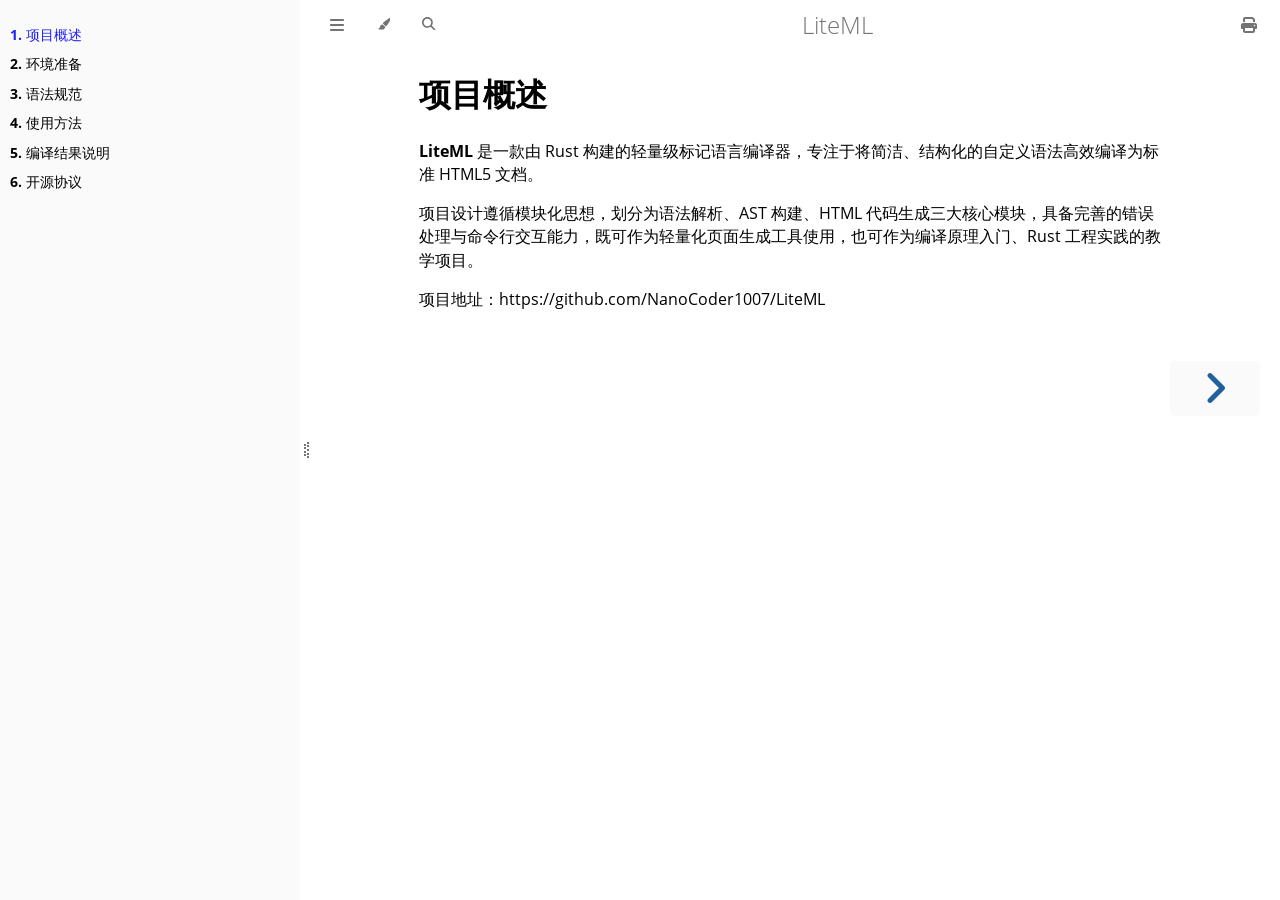
<file: LiteML/book/index.html>
<!DOCTYPE HTML>
<html lang="zh-cn" class="light sidebar-visible" dir="ltr">
    <head>
        <!-- Book generated using mdBook -->
        <meta charset="UTF-8">
        <title>项目概述 - LiteML</title>


        <!-- Custom HTML head -->

        <meta name="description" content="">
        <meta name="viewport" content="width=device-width, initial-scale=1">
        <meta name="theme-color" content="#ffffff">

        <link rel="icon" href="favicon-de23e50b.svg">
        <link rel="shortcut icon" href="favicon-8114d1fc.png">
        <link rel="stylesheet" href="css/variables-8adf115d.css">
        <link rel="stylesheet" href="css/general-2459343d.css">
        <link rel="stylesheet" href="css/chrome-ae938929.css">
        <link rel="stylesheet" href="css/print-9e4910d8.css" media="print">

        <!-- Fonts -->
        <link rel="stylesheet" href="fonts/fonts-9644e21d.css">

        <!-- Highlight.js Stylesheets -->
        <link rel="stylesheet" id="mdbook-highlight-css" href="highlight-493f70e1.css">
        <link rel="stylesheet" id="mdbook-tomorrow-night-css" href="tomorrow-night-4c0ae647.css">
        <link rel="stylesheet" id="mdbook-ayu-highlight-css" href="ayu-highlight-3fdfc3ac.css">

        <!-- Custom theme stylesheets -->


        <!-- Provide site root and default themes to javascript -->
        <script>
            const path_to_root = "";
            const default_light_theme = "light";
            const default_dark_theme = "navy";
            window.path_to_searchindex_js = "searchindex-e9d29217.js";
        </script>
        <!-- Start loading toc.js asap -->
        <script src="toc-3bcb1965.js"></script>
    </head>
    <body>
    <div id="mdbook-help-container">
        <div id="mdbook-help-popup">
            <h2 class="mdbook-help-title">Keyboard shortcuts</h2>
            <div>
                <p>Press <kbd>←</kbd> or <kbd>→</kbd> to navigate between chapters</p>
                <p>Press <kbd>S</kbd> or <kbd>/</kbd> to search in the book</p>
                <p>Press <kbd>?</kbd> to show this help</p>
                <p>Press <kbd>Esc</kbd> to hide this help</p>
            </div>
        </div>
    </div>
    <div id="mdbook-body-container">
        <!-- Work around some values being stored in localStorage wrapped in quotes -->
        <script>
            try {
                let theme = localStorage.getItem('mdbook-theme');
                let sidebar = localStorage.getItem('mdbook-sidebar');

                if (theme.startsWith('"') && theme.endsWith('"')) {
                    localStorage.setItem('mdbook-theme', theme.slice(1, theme.length - 1));
                }

                if (sidebar.startsWith('"') && sidebar.endsWith('"')) {
                    localStorage.setItem('mdbook-sidebar', sidebar.slice(1, sidebar.length - 1));
                }
            } catch (e) { }
        </script>

        <!-- Set the theme before any content is loaded, prevents flash -->
        <script>
            const default_theme = window.matchMedia("(prefers-color-scheme: dark)").matches ? default_dark_theme : default_light_theme;
            let theme;
            try { theme = localStorage.getItem('mdbook-theme'); } catch(e) { }
            if (theme === null || theme === undefined) { theme = default_theme; }
            const html = document.documentElement;
            html.classList.remove('light')
            html.classList.add(theme);
            html.classList.add("js");
        </script>

        <input type="checkbox" id="mdbook-sidebar-toggle-anchor" class="hidden">

        <!-- Hide / unhide sidebar before it is displayed -->
        <script>
            let sidebar = null;
            const sidebar_toggle = document.getElementById("mdbook-sidebar-toggle-anchor");
            if (document.body.clientWidth >= 1080) {
                try { sidebar = localStorage.getItem('mdbook-sidebar'); } catch(e) { }
                sidebar = sidebar || 'visible';
            } else {
                sidebar = 'hidden';
                sidebar_toggle.checked = false;
            }
            if (sidebar === 'visible') {
                sidebar_toggle.checked = true;
            } else {
                html.classList.remove('sidebar-visible');
            }
        </script>

        <nav id="mdbook-sidebar" class="sidebar" aria-label="Table of contents">
            <!-- populated by js -->
            <mdbook-sidebar-scrollbox class="sidebar-scrollbox"></mdbook-sidebar-scrollbox>
            <noscript>
                <iframe class="sidebar-iframe-outer" src="toc.html"></iframe>
            </noscript>
            <div id="mdbook-sidebar-resize-handle" class="sidebar-resize-handle">
                <div class="sidebar-resize-indicator"></div>
            </div>
        </nav>

        <div id="mdbook-page-wrapper" class="page-wrapper">

            <div class="page">
                <div id="mdbook-menu-bar-hover-placeholder"></div>
                <div id="mdbook-menu-bar" class="menu-bar sticky">
                    <div class="left-buttons">
                        <label id="mdbook-sidebar-toggle" class="icon-button" for="mdbook-sidebar-toggle-anchor" title="Toggle Table of Contents" aria-label="Toggle Table of Contents" aria-controls="mdbook-sidebar">
                            <span class=fa-svg><svg xmlns="http://www.w3.org/2000/svg" viewBox="0 0 448 512"><!--! Font Awesome Free 6.2.0 by @fontawesome - https://fontawesome.com License - https://fontawesome.com/license/free (Icons: CC BY 4.0, Fonts: SIL OFL 1.1, Code: MIT License) Copyright 2022 Fonticons, Inc. --><path d="M0 96C0 78.3 14.3 64 32 64H416c17.7 0 32 14.3 32 32s-14.3 32-32 32H32C14.3 128 0 113.7 0 96zM0 256c0-17.7 14.3-32 32-32H416c17.7 0 32 14.3 32 32s-14.3 32-32 32H32c-17.7 0-32-14.3-32-32zM448 416c0 17.7-14.3 32-32 32H32c-17.7 0-32-14.3-32-32s14.3-32 32-32H416c17.7 0 32 14.3 32 32z"/></svg></span>
                        </label>
                        <button id="mdbook-theme-toggle" class="icon-button" type="button" title="Change theme" aria-label="Change theme" aria-haspopup="true" aria-expanded="false" aria-controls="mdbook-theme-list">
                            <span class=fa-svg><svg xmlns="http://www.w3.org/2000/svg" viewBox="0 0 576 512"><!--! Font Awesome Free 6.2.0 by @fontawesome - https://fontawesome.com License - https://fontawesome.com/license/free (Icons: CC BY 4.0, Fonts: SIL OFL 1.1, Code: MIT License) Copyright 2022 Fonticons, Inc. --><path d="M371.3 367.1c27.3-3.9 51.9-19.4 67.2-42.9L600.2 74.1c12.6-19.5 9.4-45.3-7.6-61.2S549.7-4.4 531.1 9.6L294.4 187.2c-24 18-38.2 46.1-38.4 76.1L371.3 367.1zm-19.6 25.4l-116-104.4C175.9 290.3 128 339.6 128 400c0 3.9 .2 7.8 .6 11.6c1.8 17.5-10.2 36.4-27.8 36.4H96c-17.7 0-32 14.3-32 32s14.3 32 32 32H240c61.9 0 112-50.1 112-112c0-2.5-.1-5-.2-7.5z"/></svg></span>
                        </button>
                        <ul id="mdbook-theme-list" class="theme-popup" aria-label="Themes" role="menu">
                            <li role="none"><button role="menuitem" class="theme" id="mdbook-theme-default_theme">Auto</button></li>
                            <li role="none"><button role="menuitem" class="theme" id="mdbook-theme-light">Light</button></li>
                            <li role="none"><button role="menuitem" class="theme" id="mdbook-theme-rust">Rust</button></li>
                            <li role="none"><button role="menuitem" class="theme" id="mdbook-theme-coal">Coal</button></li>
                            <li role="none"><button role="menuitem" class="theme" id="mdbook-theme-navy">Navy</button></li>
                            <li role="none"><button role="menuitem" class="theme" id="mdbook-theme-ayu">Ayu</button></li>
                        </ul>
                        <button id="mdbook-search-toggle" class="icon-button" type="button" title="Search (`/`)" aria-label="Toggle Searchbar" aria-expanded="false" aria-keyshortcuts="/ s" aria-controls="mdbook-searchbar">
                            <span class=fa-svg><svg xmlns="http://www.w3.org/2000/svg" viewBox="0 0 512 512"><!--! Font Awesome Free 6.2.0 by @fontawesome - https://fontawesome.com License - https://fontawesome.com/license/free (Icons: CC BY 4.0, Fonts: SIL OFL 1.1, Code: MIT License) Copyright 2022 Fonticons, Inc. --><path d="M416 208c0 45.9-14.9 88.3-40 122.7L502.6 457.4c12.5 12.5 12.5 32.8 0 45.3s-32.8 12.5-45.3 0L330.7 376c-34.4 25.2-76.8 40-122.7 40C93.1 416 0 322.9 0 208S93.1 0 208 0S416 93.1 416 208zM208 352c79.5 0 144-64.5 144-144s-64.5-144-144-144S64 128.5 64 208s64.5 144 144 144z"/></svg></span>
                        </button>
                    </div>

                    <h1 class="menu-title">LiteML</h1>

                    <div class="right-buttons">
                        <a href="print.html" title="Print this book" aria-label="Print this book">
                            <span class=fa-svg id="print-button"><svg xmlns="http://www.w3.org/2000/svg" viewBox="0 0 512 512"><!--! Font Awesome Free 6.2.0 by @fontawesome - https://fontawesome.com License - https://fontawesome.com/license/free (Icons: CC BY 4.0, Fonts: SIL OFL 1.1, Code: MIT License) Copyright 2022 Fonticons, Inc. --><path d="M128 0C92.7 0 64 28.7 64 64v96h64V64H354.7L384 93.3V160h64V93.3c0-17-6.7-33.3-18.7-45.3L400 18.7C388 6.7 371.7 0 354.7 0H128zM384 352v32 64H128V384 368 352H384zm64 32h32c17.7 0 32-14.3 32-32V256c0-35.3-28.7-64-64-64H64c-35.3 0-64 28.7-64 64v96c0 17.7 14.3 32 32 32H64v64c0 35.3 28.7 64 64 64H384c35.3 0 64-28.7 64-64V384zm-16-88c-13.3 0-24-10.7-24-24s10.7-24 24-24s24 10.7 24 24s-10.7 24-24 24z"/></svg></span>
                        </a>

                    </div>
                </div>

                <div id="mdbook-search-wrapper" class="hidden">
                    <form id="mdbook-searchbar-outer" class="searchbar-outer">
                        <div class="search-wrapper">
                            <input type="search" id="mdbook-searchbar" name="searchbar" placeholder="Search this book ..." aria-controls="mdbook-searchresults-outer" aria-describedby="searchresults-header">
                            <div class="spinner-wrapper">
                                <span class=fa-svg id="fa-spin"><svg xmlns="http://www.w3.org/2000/svg" viewBox="0 0 512 512"><!--! Font Awesome Free 6.2.0 by @fontawesome - https://fontawesome.com License - https://fontawesome.com/license/free (Icons: CC BY 4.0, Fonts: SIL OFL 1.1, Code: MIT License) Copyright 2022 Fonticons, Inc. --><path d="M304 48c0-26.5-21.5-48-48-48s-48 21.5-48 48s21.5 48 48 48s48-21.5 48-48zm0 416c0-26.5-21.5-48-48-48s-48 21.5-48 48s21.5 48 48 48s48-21.5 48-48zM48 304c26.5 0 48-21.5 48-48s-21.5-48-48-48s-48 21.5-48 48s21.5 48 48 48zm464-48c0-26.5-21.5-48-48-48s-48 21.5-48 48s21.5 48 48 48s48-21.5 48-48zM142.9 437c18.7-18.7 18.7-49.1 0-67.9s-49.1-18.7-67.9 0s-18.7 49.1 0 67.9s49.1 18.7 67.9 0zm0-294.2c18.7-18.7 18.7-49.1 0-67.9S93.7 56.2 75 75s-18.7 49.1 0 67.9s49.1 18.7 67.9 0zM369.1 437c18.7 18.7 49.1 18.7 67.9 0s18.7-49.1 0-67.9s-49.1-18.7-67.9 0s-18.7 49.1 0 67.9z"/></svg></span>
                            </div>
                        </div>
                    </form>
                    <div id="mdbook-searchresults-outer" class="searchresults-outer hidden">
                        <div id="mdbook-searchresults-header" class="searchresults-header"></div>
                        <ul id="mdbook-searchresults">
                        </ul>
                    </div>
                </div>

                <!-- Apply ARIA attributes after the sidebar and the sidebar toggle button are added to the DOM -->
                <script>
                    document.getElementById('mdbook-sidebar-toggle').setAttribute('aria-expanded', sidebar === 'visible');
                    document.getElementById('mdbook-sidebar').setAttribute('aria-hidden', sidebar !== 'visible');
                    Array.from(document.querySelectorAll('#mdbook-sidebar a')).forEach(function(link) {
                        link.setAttribute('tabIndex', sidebar === 'visible' ? 0 : -1);
                    });
                </script>

                <div id="mdbook-content" class="content">
                    <main>
                        <h1 id="项目概述"><a class="header" href="#项目概述">项目概述</a></h1>
<p><strong>LiteML</strong> 是一款由 Rust 构建的轻量级标记语言编译器，专注于将简洁、结构化的自定义语法高效编译为标准 HTML5 文档。</p>
<p>项目设计遵循模块化思想，划分为语法解析、AST 构建、HTML 代码生成三大核心模块，具备完善的错误处理与命令行交互能力，既可作为轻量化页面生成工具使用，也可作为编译原理入门、Rust 工程实践的教学项目。</p>
<p>项目地址：https://github.com/NanoCoder1007/LiteML</p>

                    </main>

                    <nav class="nav-wrapper" aria-label="Page navigation">
                        <!-- Mobile navigation buttons -->

                            <a rel="next prefetch" href="environmental_preparation.html" class="mobile-nav-chapters next" title="Next chapter" aria-label="Next chapter" aria-keyshortcuts="Right">
                                <span class=fa-svg><svg xmlns="http://www.w3.org/2000/svg" viewBox="0 0 320 512"><!--! Font Awesome Free 6.2.0 by @fontawesome - https://fontawesome.com License - https://fontawesome.com/license/free (Icons: CC BY 4.0, Fonts: SIL OFL 1.1, Code: MIT License) Copyright 2022 Fonticons, Inc. --><path d="M278.6 233.4c12.5 12.5 12.5 32.8 0 45.3l-160 160c-12.5 12.5-32.8 12.5-45.3 0s-12.5-32.8 0-45.3L210.7 256 73.4 118.6c-12.5-12.5-12.5-32.8 0-45.3s32.8-12.5 45.3 0l160 160z"/></svg></span>
                            </a>

                        <div style="clear: both"></div>
                    </nav>
                </div>
            </div>

            <nav class="nav-wide-wrapper" aria-label="Page navigation">

                    <a rel="next prefetch" href="environmental_preparation.html" class="nav-chapters next" title="Next chapter" aria-label="Next chapter" aria-keyshortcuts="Right">
                        <span class=fa-svg><svg xmlns="http://www.w3.org/2000/svg" viewBox="0 0 320 512"><!--! Font Awesome Free 6.2.0 by @fontawesome - https://fontawesome.com License - https://fontawesome.com/license/free (Icons: CC BY 4.0, Fonts: SIL OFL 1.1, Code: MIT License) Copyright 2022 Fonticons, Inc. --><path d="M278.6 233.4c12.5 12.5 12.5 32.8 0 45.3l-160 160c-12.5 12.5-32.8 12.5-45.3 0s-12.5-32.8 0-45.3L210.7 256 73.4 118.6c-12.5-12.5-12.5-32.8 0-45.3s32.8-12.5 45.3 0l160 160z"/></svg></span>
                    </a>
            </nav>

        </div>

        <template id=fa-eye><span class=fa-svg><svg xmlns="http://www.w3.org/2000/svg" viewBox="0 0 576 512"><!--! Font Awesome Free 6.2.0 by @fontawesome - https://fontawesome.com License - https://fontawesome.com/license/free (Icons: CC BY 4.0, Fonts: SIL OFL 1.1, Code: MIT License) Copyright 2022 Fonticons, Inc. --><path d="M288 32c-80.8 0-145.5 36.8-192.6 80.6C48.6 156 17.3 208 2.5 243.7c-3.3 7.9-3.3 16.7 0 24.6C17.3 304 48.6 356 95.4 399.4C142.5 443.2 207.2 480 288 480s145.5-36.8 192.6-80.6c46.8-43.5 78.1-95.4 93-131.1c3.3-7.9 3.3-16.7 0-24.6c-14.9-35.7-46.2-87.7-93-131.1C433.5 68.8 368.8 32 288 32zM432 256c0 79.5-64.5 144-144 144s-144-64.5-144-144s64.5-144 144-144s144 64.5 144 144zM288 192c0 35.3-28.7 64-64 64c-11.5 0-22.3-3-31.6-8.4c-.2 2.8-.4 5.5-.4 8.4c0 53 43 96 96 96s96-43 96-96s-43-96-96-96c-2.8 0-5.6 .1-8.4 .4c5.3 9.3 8.4 20.1 8.4 31.6z"/></svg></span></template>
        <template id=fa-eye-slash><span class=fa-svg><svg xmlns="http://www.w3.org/2000/svg" viewBox="0 0 640 512"><!--! Font Awesome Free 6.2.0 by @fontawesome - https://fontawesome.com License - https://fontawesome.com/license/free (Icons: CC BY 4.0, Fonts: SIL OFL 1.1, Code: MIT License) Copyright 2022 Fonticons, Inc. --><path d="M38.8 5.1C28.4-3.1 13.3-1.2 5.1 9.2S-1.2 34.7 9.2 42.9l592 464c10.4 8.2 25.5 6.3 33.7-4.1s6.3-25.5-4.1-33.7L525.6 386.7c39.6-40.6 66.4-86.1 79.9-118.4c3.3-7.9 3.3-16.7 0-24.6c-14.9-35.7-46.2-87.7-93-131.1C465.5 68.8 400.8 32 320 32c-68.2 0-125 26.3-169.3 60.8L38.8 5.1zM223.1 149.5C248.6 126.2 282.7 112 320 112c79.5 0 144 64.5 144 144c0 24.9-6.3 48.3-17.4 68.7L408 294.5c5.2-11.8 8-24.8 8-38.5c0-53-43-96-96-96c-2.8 0-5.6 .1-8.4 .4c5.3 9.3 8.4 20.1 8.4 31.6c0 10.2-2.4 19.8-6.6 28.3l-90.3-70.8zm223.1 298L373 389.9c-16.4 6.5-34.3 10.1-53 10.1c-79.5 0-144-64.5-144-144c0-6.9 .5-13.6 1.4-20.2L83.1 161.5C60.3 191.2 44 220.8 34.5 243.7c-3.3 7.9-3.3 16.7 0 24.6c14.9 35.7 46.2 87.7 93 131.1C174.5 443.2 239.2 480 320 480c47.8 0 89.9-12.9 126.2-32.5z"/></svg></span></template>
        <template id=fa-copy><span class=fa-svg><svg xmlns="http://www.w3.org/2000/svg" viewBox="0 0 512 512"><!--! Font Awesome Free 6.2.0 by @fontawesome - https://fontawesome.com License - https://fontawesome.com/license/free (Icons: CC BY 4.0, Fonts: SIL OFL 1.1, Code: MIT License) Copyright 2022 Fonticons, Inc. --><path d="M502.6 70.63l-61.25-61.25C435.4 3.371 427.2 0 418.7 0H255.1c-35.35 0-64 28.66-64 64l.0195 256C192 355.4 220.7 384 256 384h192c35.2 0 64-28.8 64-64V93.25C512 84.77 508.6 76.63 502.6 70.63zM464 320c0 8.836-7.164 16-16 16H255.1c-8.838 0-16-7.164-16-16L239.1 64.13c0-8.836 7.164-16 16-16h128L384 96c0 17.67 14.33 32 32 32h47.1V320zM272 448c0 8.836-7.164 16-16 16H63.1c-8.838 0-16-7.164-16-16L47.98 192.1c0-8.836 7.164-16 16-16H160V128H63.99c-35.35 0-64 28.65-64 64l.0098 256C.002 483.3 28.66 512 64 512h192c35.2 0 64-28.8 64-64v-32h-47.1L272 448z"/></svg></span></template>
        <template id=fa-play><span class=fa-svg><svg xmlns="http://www.w3.org/2000/svg" viewBox="0 0 384 512"><!--! Font Awesome Free 6.2.0 by @fontawesome - https://fontawesome.com License - https://fontawesome.com/license/free (Icons: CC BY 4.0, Fonts: SIL OFL 1.1, Code: MIT License) Copyright 2022 Fonticons, Inc. --><path d="M73 39c-14.8-9.1-33.4-9.4-48.5-.9S0 62.6 0 80V432c0 17.4 9.4 33.4 24.5 41.9s33.7 8.1 48.5-.9L361 297c14.3-8.7 23-24.2 23-41s-8.7-32.2-23-41L73 39z"/></svg></span></template>
        <template id=fa-clock-rotate-left><span class=fa-svg><svg xmlns="http://www.w3.org/2000/svg" viewBox="0 0 512 512"><!--! Font Awesome Free 6.2.0 by @fontawesome - https://fontawesome.com License - https://fontawesome.com/license/free (Icons: CC BY 4.0, Fonts: SIL OFL 1.1, Code: MIT License) Copyright 2022 Fonticons, Inc. --><path d="M75 75L41 41C25.9 25.9 0 36.6 0 57.9V168c0 13.3 10.7 24 24 24H134.1c21.4 0 32.1-25.9 17-41l-30.8-30.8C155 85.5 203 64 256 64c106 0 192 86 192 192s-86 192-192 192c-40.8 0-78.6-12.7-109.7-34.4c-14.5-10.1-34.4-6.6-44.6 7.9s-6.6 34.4 7.9 44.6C151.2 495 201.7 512 256 512c141.4 0 256-114.6 256-256S397.4 0 256 0C185.3 0 121.3 28.7 75 75zm181 53c-13.3 0-24 10.7-24 24V256c0 6.4 2.5 12.5 7 17l72 72c9.4 9.4 24.6 9.4 33.9 0s9.4-24.6 0-33.9l-65-65V152c0-13.3-10.7-24-24-24z"/></svg></span></template>



        <script>
            window.playground_copyable = true;
        </script>


        <script src="elasticlunr-ef4e11c1.min.js"></script>
        <script src="mark-09e88c2c.min.js"></script>
        <script src="searcher-c2a407aa.js"></script>

        <script src="clipboard-1626706a.min.js"></script>
        <script src="highlight-abc7f01d.js"></script>
        <script src="book-a0b12cfe.js"></script>

        <!-- Custom JS scripts -->



    </div>
    </body>
</html>
</file>
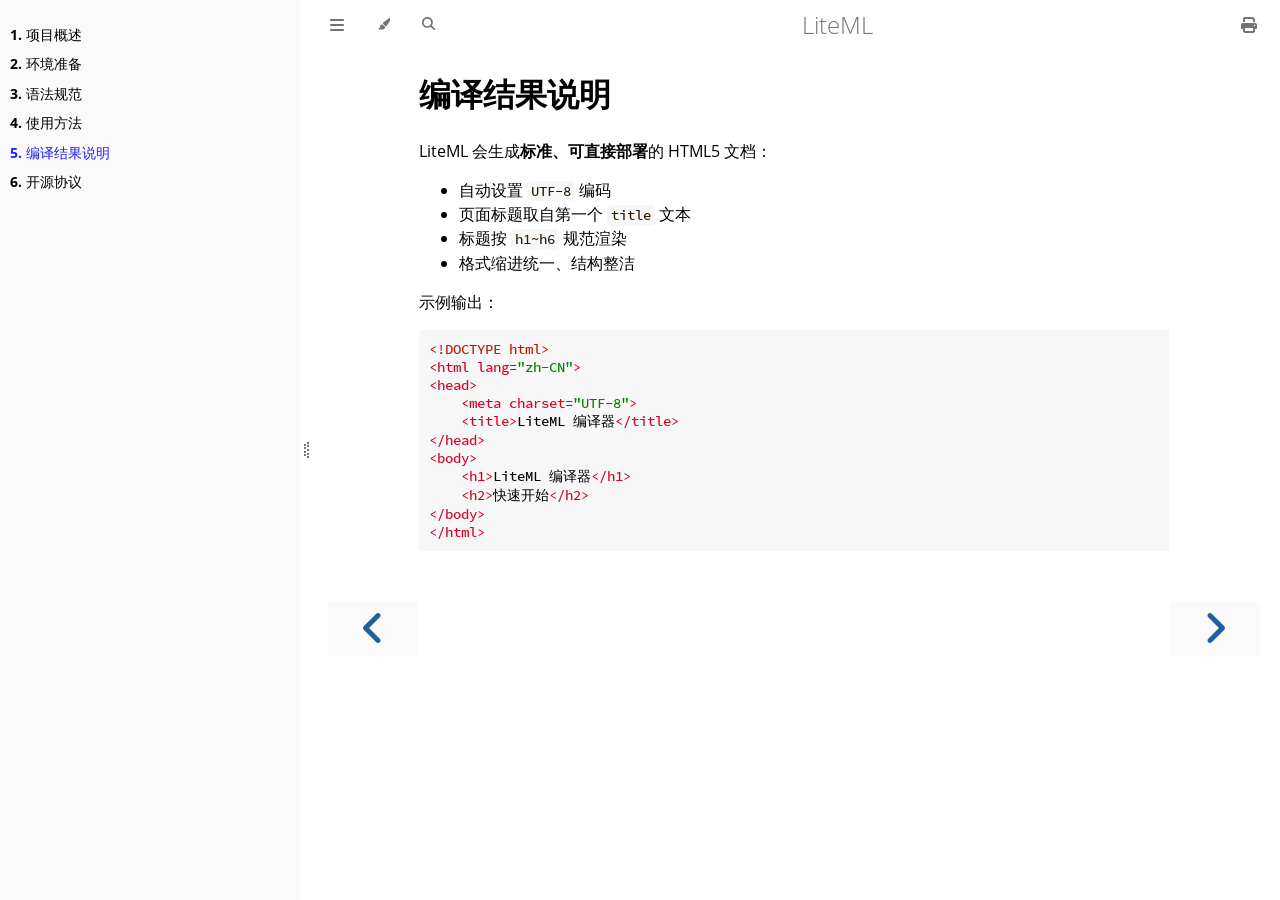
<file: LiteML/book/compilation_result_description.html>
<!DOCTYPE HTML>
<html lang="zh-cn" class="light sidebar-visible" dir="ltr">
    <head>
        <!-- Book generated using mdBook -->
        <meta charset="UTF-8">
        <title>编译结果说明 - LiteML</title>


        <!-- Custom HTML head -->

        <meta name="description" content="">
        <meta name="viewport" content="width=device-width, initial-scale=1">
        <meta name="theme-color" content="#ffffff">

        <link rel="icon" href="favicon-de23e50b.svg">
        <link rel="shortcut icon" href="favicon-8114d1fc.png">
        <link rel="stylesheet" href="css/variables-8adf115d.css">
        <link rel="stylesheet" href="css/general-2459343d.css">
        <link rel="stylesheet" href="css/chrome-ae938929.css">
        <link rel="stylesheet" href="css/print-9e4910d8.css" media="print">

        <!-- Fonts -->
        <link rel="stylesheet" href="fonts/fonts-9644e21d.css">

        <!-- Highlight.js Stylesheets -->
        <link rel="stylesheet" id="mdbook-highlight-css" href="highlight-493f70e1.css">
        <link rel="stylesheet" id="mdbook-tomorrow-night-css" href="tomorrow-night-4c0ae647.css">
        <link rel="stylesheet" id="mdbook-ayu-highlight-css" href="ayu-highlight-3fdfc3ac.css">

        <!-- Custom theme stylesheets -->


        <!-- Provide site root and default themes to javascript -->
        <script>
            const path_to_root = "";
            const default_light_theme = "light";
            const default_dark_theme = "navy";
            window.path_to_searchindex_js = "searchindex-e9d29217.js";
        </script>
        <!-- Start loading toc.js asap -->
        <script src="toc-3bcb1965.js"></script>
    </head>
    <body>
    <div id="mdbook-help-container">
        <div id="mdbook-help-popup">
            <h2 class="mdbook-help-title">Keyboard shortcuts</h2>
            <div>
                <p>Press <kbd>←</kbd> or <kbd>→</kbd> to navigate between chapters</p>
                <p>Press <kbd>S</kbd> or <kbd>/</kbd> to search in the book</p>
                <p>Press <kbd>?</kbd> to show this help</p>
                <p>Press <kbd>Esc</kbd> to hide this help</p>
            </div>
        </div>
    </div>
    <div id="mdbook-body-container">
        <!-- Work around some values being stored in localStorage wrapped in quotes -->
        <script>
            try {
                let theme = localStorage.getItem('mdbook-theme');
                let sidebar = localStorage.getItem('mdbook-sidebar');

                if (theme.startsWith('"') && theme.endsWith('"')) {
                    localStorage.setItem('mdbook-theme', theme.slice(1, theme.length - 1));
                }

                if (sidebar.startsWith('"') && sidebar.endsWith('"')) {
                    localStorage.setItem('mdbook-sidebar', sidebar.slice(1, sidebar.length - 1));
                }
            } catch (e) { }
        </script>

        <!-- Set the theme before any content is loaded, prevents flash -->
        <script>
            const default_theme = window.matchMedia("(prefers-color-scheme: dark)").matches ? default_dark_theme : default_light_theme;
            let theme;
            try { theme = localStorage.getItem('mdbook-theme'); } catch(e) { }
            if (theme === null || theme === undefined) { theme = default_theme; }
            const html = document.documentElement;
            html.classList.remove('light')
            html.classList.add(theme);
            html.classList.add("js");
        </script>

        <input type="checkbox" id="mdbook-sidebar-toggle-anchor" class="hidden">

        <!-- Hide / unhide sidebar before it is displayed -->
        <script>
            let sidebar = null;
            const sidebar_toggle = document.getElementById("mdbook-sidebar-toggle-anchor");
            if (document.body.clientWidth >= 1080) {
                try { sidebar = localStorage.getItem('mdbook-sidebar'); } catch(e) { }
                sidebar = sidebar || 'visible';
            } else {
                sidebar = 'hidden';
                sidebar_toggle.checked = false;
            }
            if (sidebar === 'visible') {
                sidebar_toggle.checked = true;
            } else {
                html.classList.remove('sidebar-visible');
            }
        </script>

        <nav id="mdbook-sidebar" class="sidebar" aria-label="Table of contents">
            <!-- populated by js -->
            <mdbook-sidebar-scrollbox class="sidebar-scrollbox"></mdbook-sidebar-scrollbox>
            <noscript>
                <iframe class="sidebar-iframe-outer" src="toc.html"></iframe>
            </noscript>
            <div id="mdbook-sidebar-resize-handle" class="sidebar-resize-handle">
                <div class="sidebar-resize-indicator"></div>
            </div>
        </nav>

        <div id="mdbook-page-wrapper" class="page-wrapper">

            <div class="page">
                <div id="mdbook-menu-bar-hover-placeholder"></div>
                <div id="mdbook-menu-bar" class="menu-bar sticky">
                    <div class="left-buttons">
                        <label id="mdbook-sidebar-toggle" class="icon-button" for="mdbook-sidebar-toggle-anchor" title="Toggle Table of Contents" aria-label="Toggle Table of Contents" aria-controls="mdbook-sidebar">
                            <span class=fa-svg><svg xmlns="http://www.w3.org/2000/svg" viewBox="0 0 448 512"><!--! Font Awesome Free 6.2.0 by @fontawesome - https://fontawesome.com License - https://fontawesome.com/license/free (Icons: CC BY 4.0, Fonts: SIL OFL 1.1, Code: MIT License) Copyright 2022 Fonticons, Inc. --><path d="M0 96C0 78.3 14.3 64 32 64H416c17.7 0 32 14.3 32 32s-14.3 32-32 32H32C14.3 128 0 113.7 0 96zM0 256c0-17.7 14.3-32 32-32H416c17.7 0 32 14.3 32 32s-14.3 32-32 32H32c-17.7 0-32-14.3-32-32zM448 416c0 17.7-14.3 32-32 32H32c-17.7 0-32-14.3-32-32s14.3-32 32-32H416c17.7 0 32 14.3 32 32z"/></svg></span>
                        </label>
                        <button id="mdbook-theme-toggle" class="icon-button" type="button" title="Change theme" aria-label="Change theme" aria-haspopup="true" aria-expanded="false" aria-controls="mdbook-theme-list">
                            <span class=fa-svg><svg xmlns="http://www.w3.org/2000/svg" viewBox="0 0 576 512"><!--! Font Awesome Free 6.2.0 by @fontawesome - https://fontawesome.com License - https://fontawesome.com/license/free (Icons: CC BY 4.0, Fonts: SIL OFL 1.1, Code: MIT License) Copyright 2022 Fonticons, Inc. --><path d="M371.3 367.1c27.3-3.9 51.9-19.4 67.2-42.9L600.2 74.1c12.6-19.5 9.4-45.3-7.6-61.2S549.7-4.4 531.1 9.6L294.4 187.2c-24 18-38.2 46.1-38.4 76.1L371.3 367.1zm-19.6 25.4l-116-104.4C175.9 290.3 128 339.6 128 400c0 3.9 .2 7.8 .6 11.6c1.8 17.5-10.2 36.4-27.8 36.4H96c-17.7 0-32 14.3-32 32s14.3 32 32 32H240c61.9 0 112-50.1 112-112c0-2.5-.1-5-.2-7.5z"/></svg></span>
                        </button>
                        <ul id="mdbook-theme-list" class="theme-popup" aria-label="Themes" role="menu">
                            <li role="none"><button role="menuitem" class="theme" id="mdbook-theme-default_theme">Auto</button></li>
                            <li role="none"><button role="menuitem" class="theme" id="mdbook-theme-light">Light</button></li>
                            <li role="none"><button role="menuitem" class="theme" id="mdbook-theme-rust">Rust</button></li>
                            <li role="none"><button role="menuitem" class="theme" id="mdbook-theme-coal">Coal</button></li>
                            <li role="none"><button role="menuitem" class="theme" id="mdbook-theme-navy">Navy</button></li>
                            <li role="none"><button role="menuitem" class="theme" id="mdbook-theme-ayu">Ayu</button></li>
                        </ul>
                        <button id="mdbook-search-toggle" class="icon-button" type="button" title="Search (`/`)" aria-label="Toggle Searchbar" aria-expanded="false" aria-keyshortcuts="/ s" aria-controls="mdbook-searchbar">
                            <span class=fa-svg><svg xmlns="http://www.w3.org/2000/svg" viewBox="0 0 512 512"><!--! Font Awesome Free 6.2.0 by @fontawesome - https://fontawesome.com License - https://fontawesome.com/license/free (Icons: CC BY 4.0, Fonts: SIL OFL 1.1, Code: MIT License) Copyright 2022 Fonticons, Inc. --><path d="M416 208c0 45.9-14.9 88.3-40 122.7L502.6 457.4c12.5 12.5 12.5 32.8 0 45.3s-32.8 12.5-45.3 0L330.7 376c-34.4 25.2-76.8 40-122.7 40C93.1 416 0 322.9 0 208S93.1 0 208 0S416 93.1 416 208zM208 352c79.5 0 144-64.5 144-144s-64.5-144-144-144S64 128.5 64 208s64.5 144 144 144z"/></svg></span>
                        </button>
                    </div>

                    <h1 class="menu-title">LiteML</h1>

                    <div class="right-buttons">
                        <a href="print.html" title="Print this book" aria-label="Print this book">
                            <span class=fa-svg id="print-button"><svg xmlns="http://www.w3.org/2000/svg" viewBox="0 0 512 512"><!--! Font Awesome Free 6.2.0 by @fontawesome - https://fontawesome.com License - https://fontawesome.com/license/free (Icons: CC BY 4.0, Fonts: SIL OFL 1.1, Code: MIT License) Copyright 2022 Fonticons, Inc. --><path d="M128 0C92.7 0 64 28.7 64 64v96h64V64H354.7L384 93.3V160h64V93.3c0-17-6.7-33.3-18.7-45.3L400 18.7C388 6.7 371.7 0 354.7 0H128zM384 352v32 64H128V384 368 352H384zm64 32h32c17.7 0 32-14.3 32-32V256c0-35.3-28.7-64-64-64H64c-35.3 0-64 28.7-64 64v96c0 17.7 14.3 32 32 32H64v64c0 35.3 28.7 64 64 64H384c35.3 0 64-28.7 64-64V384zm-16-88c-13.3 0-24-10.7-24-24s10.7-24 24-24s24 10.7 24 24s-10.7 24-24 24z"/></svg></span>
                        </a>

                    </div>
                </div>

                <div id="mdbook-search-wrapper" class="hidden">
                    <form id="mdbook-searchbar-outer" class="searchbar-outer">
                        <div class="search-wrapper">
                            <input type="search" id="mdbook-searchbar" name="searchbar" placeholder="Search this book ..." aria-controls="mdbook-searchresults-outer" aria-describedby="searchresults-header">
                            <div class="spinner-wrapper">
                                <span class=fa-svg id="fa-spin"><svg xmlns="http://www.w3.org/2000/svg" viewBox="0 0 512 512"><!--! Font Awesome Free 6.2.0 by @fontawesome - https://fontawesome.com License - https://fontawesome.com/license/free (Icons: CC BY 4.0, Fonts: SIL OFL 1.1, Code: MIT License) Copyright 2022 Fonticons, Inc. --><path d="M304 48c0-26.5-21.5-48-48-48s-48 21.5-48 48s21.5 48 48 48s48-21.5 48-48zm0 416c0-26.5-21.5-48-48-48s-48 21.5-48 48s21.5 48 48 48s48-21.5 48-48zM48 304c26.5 0 48-21.5 48-48s-21.5-48-48-48s-48 21.5-48 48s21.5 48 48 48zm464-48c0-26.5-21.5-48-48-48s-48 21.5-48 48s21.5 48 48 48s48-21.5 48-48zM142.9 437c18.7-18.7 18.7-49.1 0-67.9s-49.1-18.7-67.9 0s-18.7 49.1 0 67.9s49.1 18.7 67.9 0zm0-294.2c18.7-18.7 18.7-49.1 0-67.9S93.7 56.2 75 75s-18.7 49.1 0 67.9s49.1 18.7 67.9 0zM369.1 437c18.7 18.7 49.1 18.7 67.9 0s18.7-49.1 0-67.9s-49.1-18.7-67.9 0s-18.7 49.1 0 67.9z"/></svg></span>
                            </div>
                        </div>
                    </form>
                    <div id="mdbook-searchresults-outer" class="searchresults-outer hidden">
                        <div id="mdbook-searchresults-header" class="searchresults-header"></div>
                        <ul id="mdbook-searchresults">
                        </ul>
                    </div>
                </div>

                <!-- Apply ARIA attributes after the sidebar and the sidebar toggle button are added to the DOM -->
                <script>
                    document.getElementById('mdbook-sidebar-toggle').setAttribute('aria-expanded', sidebar === 'visible');
                    document.getElementById('mdbook-sidebar').setAttribute('aria-hidden', sidebar !== 'visible');
                    Array.from(document.querySelectorAll('#mdbook-sidebar a')).forEach(function(link) {
                        link.setAttribute('tabIndex', sidebar === 'visible' ? 0 : -1);
                    });
                </script>

                <div id="mdbook-content" class="content">
                    <main>
                        <h1 id="编译结果说明"><a class="header" href="#编译结果说明">编译结果说明</a></h1>
<p>LiteML 会生成<strong>标准、可直接部署</strong>的 HTML5 文档：</p>
<ul>
<li>自动设置 <code>UTF-8</code> 编码</li>
<li>页面标题取自第一个 <code>title</code> 文本</li>
<li>标题按 <code>h1~h6</code> 规范渲染</li>
<li>格式缩进统一、结构整洁</li>
</ul>
<p>示例输出：</p>
<pre><code class="language-html">&lt;!DOCTYPE html&gt;
&lt;html lang="zh-CN"&gt;
&lt;head&gt;
    &lt;meta charset="UTF-8"&gt;
    &lt;title&gt;LiteML 编译器&lt;/title&gt;
&lt;/head&gt;
&lt;body&gt;
    &lt;h1&gt;LiteML 编译器&lt;/h1&gt;
    &lt;h2&gt;快速开始&lt;/h2&gt;
&lt;/body&gt;
&lt;/html&gt;
</code></pre>

                    </main>

                    <nav class="nav-wrapper" aria-label="Page navigation">
                        <!-- Mobile navigation buttons -->
                            <a rel="prev" href="how_to_use.html" class="mobile-nav-chapters previous" title="Previous chapter" aria-label="Previous chapter" aria-keyshortcuts="Left">
                                <span class=fa-svg><svg xmlns="http://www.w3.org/2000/svg" viewBox="0 0 320 512"><!--! Font Awesome Free 6.2.0 by @fontawesome - https://fontawesome.com License - https://fontawesome.com/license/free (Icons: CC BY 4.0, Fonts: SIL OFL 1.1, Code: MIT License) Copyright 2022 Fonticons, Inc. --><path d="M41.4 233.4c-12.5 12.5-12.5 32.8 0 45.3l160 160c12.5 12.5 32.8 12.5 45.3 0s12.5-32.8 0-45.3L109.3 256 246.6 118.6c12.5-12.5 12.5-32.8 0-45.3s-32.8-12.5-45.3 0l-160 160z"/></svg></span>
                            </a>

                            <a rel="next prefetch" href="open_source_license.html" class="mobile-nav-chapters next" title="Next chapter" aria-label="Next chapter" aria-keyshortcuts="Right">
                                <span class=fa-svg><svg xmlns="http://www.w3.org/2000/svg" viewBox="0 0 320 512"><!--! Font Awesome Free 6.2.0 by @fontawesome - https://fontawesome.com License - https://fontawesome.com/license/free (Icons: CC BY 4.0, Fonts: SIL OFL 1.1, Code: MIT License) Copyright 2022 Fonticons, Inc. --><path d="M278.6 233.4c12.5 12.5 12.5 32.8 0 45.3l-160 160c-12.5 12.5-32.8 12.5-45.3 0s-12.5-32.8 0-45.3L210.7 256 73.4 118.6c-12.5-12.5-12.5-32.8 0-45.3s32.8-12.5 45.3 0l160 160z"/></svg></span>
                            </a>

                        <div style="clear: both"></div>
                    </nav>
                </div>
            </div>

            <nav class="nav-wide-wrapper" aria-label="Page navigation">
                    <a rel="prev" href="how_to_use.html" class="nav-chapters previous" title="Previous chapter" aria-label="Previous chapter" aria-keyshortcuts="Left">
                        <span class=fa-svg><svg xmlns="http://www.w3.org/2000/svg" viewBox="0 0 320 512"><!--! Font Awesome Free 6.2.0 by @fontawesome - https://fontawesome.com License - https://fontawesome.com/license/free (Icons: CC BY 4.0, Fonts: SIL OFL 1.1, Code: MIT License) Copyright 2022 Fonticons, Inc. --><path d="M41.4 233.4c-12.5 12.5-12.5 32.8 0 45.3l160 160c12.5 12.5 32.8 12.5 45.3 0s12.5-32.8 0-45.3L109.3 256 246.6 118.6c12.5-12.5 12.5-32.8 0-45.3s-32.8-12.5-45.3 0l-160 160z"/></svg></span>
                    </a>

                    <a rel="next prefetch" href="open_source_license.html" class="nav-chapters next" title="Next chapter" aria-label="Next chapter" aria-keyshortcuts="Right">
                        <span class=fa-svg><svg xmlns="http://www.w3.org/2000/svg" viewBox="0 0 320 512"><!--! Font Awesome Free 6.2.0 by @fontawesome - https://fontawesome.com License - https://fontawesome.com/license/free (Icons: CC BY 4.0, Fonts: SIL OFL 1.1, Code: MIT License) Copyright 2022 Fonticons, Inc. --><path d="M278.6 233.4c12.5 12.5 12.5 32.8 0 45.3l-160 160c-12.5 12.5-32.8 12.5-45.3 0s-12.5-32.8 0-45.3L210.7 256 73.4 118.6c-12.5-12.5-12.5-32.8 0-45.3s32.8-12.5 45.3 0l160 160z"/></svg></span>
                    </a>
            </nav>

        </div>

        <template id=fa-eye><span class=fa-svg><svg xmlns="http://www.w3.org/2000/svg" viewBox="0 0 576 512"><!--! Font Awesome Free 6.2.0 by @fontawesome - https://fontawesome.com License - https://fontawesome.com/license/free (Icons: CC BY 4.0, Fonts: SIL OFL 1.1, Code: MIT License) Copyright 2022 Fonticons, Inc. --><path d="M288 32c-80.8 0-145.5 36.8-192.6 80.6C48.6 156 17.3 208 2.5 243.7c-3.3 7.9-3.3 16.7 0 24.6C17.3 304 48.6 356 95.4 399.4C142.5 443.2 207.2 480 288 480s145.5-36.8 192.6-80.6c46.8-43.5 78.1-95.4 93-131.1c3.3-7.9 3.3-16.7 0-24.6c-14.9-35.7-46.2-87.7-93-131.1C433.5 68.8 368.8 32 288 32zM432 256c0 79.5-64.5 144-144 144s-144-64.5-144-144s64.5-144 144-144s144 64.5 144 144zM288 192c0 35.3-28.7 64-64 64c-11.5 0-22.3-3-31.6-8.4c-.2 2.8-.4 5.5-.4 8.4c0 53 43 96 96 96s96-43 96-96s-43-96-96-96c-2.8 0-5.6 .1-8.4 .4c5.3 9.3 8.4 20.1 8.4 31.6z"/></svg></span></template>
        <template id=fa-eye-slash><span class=fa-svg><svg xmlns="http://www.w3.org/2000/svg" viewBox="0 0 640 512"><!--! Font Awesome Free 6.2.0 by @fontawesome - https://fontawesome.com License - https://fontawesome.com/license/free (Icons: CC BY 4.0, Fonts: SIL OFL 1.1, Code: MIT License) Copyright 2022 Fonticons, Inc. --><path d="M38.8 5.1C28.4-3.1 13.3-1.2 5.1 9.2S-1.2 34.7 9.2 42.9l592 464c10.4 8.2 25.5 6.3 33.7-4.1s6.3-25.5-4.1-33.7L525.6 386.7c39.6-40.6 66.4-86.1 79.9-118.4c3.3-7.9 3.3-16.7 0-24.6c-14.9-35.7-46.2-87.7-93-131.1C465.5 68.8 400.8 32 320 32c-68.2 0-125 26.3-169.3 60.8L38.8 5.1zM223.1 149.5C248.6 126.2 282.7 112 320 112c79.5 0 144 64.5 144 144c0 24.9-6.3 48.3-17.4 68.7L408 294.5c5.2-11.8 8-24.8 8-38.5c0-53-43-96-96-96c-2.8 0-5.6 .1-8.4 .4c5.3 9.3 8.4 20.1 8.4 31.6c0 10.2-2.4 19.8-6.6 28.3l-90.3-70.8zm223.1 298L373 389.9c-16.4 6.5-34.3 10.1-53 10.1c-79.5 0-144-64.5-144-144c0-6.9 .5-13.6 1.4-20.2L83.1 161.5C60.3 191.2 44 220.8 34.5 243.7c-3.3 7.9-3.3 16.7 0 24.6c14.9 35.7 46.2 87.7 93 131.1C174.5 443.2 239.2 480 320 480c47.8 0 89.9-12.9 126.2-32.5z"/></svg></span></template>
        <template id=fa-copy><span class=fa-svg><svg xmlns="http://www.w3.org/2000/svg" viewBox="0 0 512 512"><!--! Font Awesome Free 6.2.0 by @fontawesome - https://fontawesome.com License - https://fontawesome.com/license/free (Icons: CC BY 4.0, Fonts: SIL OFL 1.1, Code: MIT License) Copyright 2022 Fonticons, Inc. --><path d="M502.6 70.63l-61.25-61.25C435.4 3.371 427.2 0 418.7 0H255.1c-35.35 0-64 28.66-64 64l.0195 256C192 355.4 220.7 384 256 384h192c35.2 0 64-28.8 64-64V93.25C512 84.77 508.6 76.63 502.6 70.63zM464 320c0 8.836-7.164 16-16 16H255.1c-8.838 0-16-7.164-16-16L239.1 64.13c0-8.836 7.164-16 16-16h128L384 96c0 17.67 14.33 32 32 32h47.1V320zM272 448c0 8.836-7.164 16-16 16H63.1c-8.838 0-16-7.164-16-16L47.98 192.1c0-8.836 7.164-16 16-16H160V128H63.99c-35.35 0-64 28.65-64 64l.0098 256C.002 483.3 28.66 512 64 512h192c35.2 0 64-28.8 64-64v-32h-47.1L272 448z"/></svg></span></template>
        <template id=fa-play><span class=fa-svg><svg xmlns="http://www.w3.org/2000/svg" viewBox="0 0 384 512"><!--! Font Awesome Free 6.2.0 by @fontawesome - https://fontawesome.com License - https://fontawesome.com/license/free (Icons: CC BY 4.0, Fonts: SIL OFL 1.1, Code: MIT License) Copyright 2022 Fonticons, Inc. --><path d="M73 39c-14.8-9.1-33.4-9.4-48.5-.9S0 62.6 0 80V432c0 17.4 9.4 33.4 24.5 41.9s33.7 8.1 48.5-.9L361 297c14.3-8.7 23-24.2 23-41s-8.7-32.2-23-41L73 39z"/></svg></span></template>
        <template id=fa-clock-rotate-left><span class=fa-svg><svg xmlns="http://www.w3.org/2000/svg" viewBox="0 0 512 512"><!--! Font Awesome Free 6.2.0 by @fontawesome - https://fontawesome.com License - https://fontawesome.com/license/free (Icons: CC BY 4.0, Fonts: SIL OFL 1.1, Code: MIT License) Copyright 2022 Fonticons, Inc. --><path d="M75 75L41 41C25.9 25.9 0 36.6 0 57.9V168c0 13.3 10.7 24 24 24H134.1c21.4 0 32.1-25.9 17-41l-30.8-30.8C155 85.5 203 64 256 64c106 0 192 86 192 192s-86 192-192 192c-40.8 0-78.6-12.7-109.7-34.4c-14.5-10.1-34.4-6.6-44.6 7.9s-6.6 34.4 7.9 44.6C151.2 495 201.7 512 256 512c141.4 0 256-114.6 256-256S397.4 0 256 0C185.3 0 121.3 28.7 75 75zm181 53c-13.3 0-24 10.7-24 24V256c0 6.4 2.5 12.5 7 17l72 72c9.4 9.4 24.6 9.4 33.9 0s9.4-24.6 0-33.9l-65-65V152c0-13.3-10.7-24-24-24z"/></svg></span></template>



        <script>
            window.playground_copyable = true;
        </script>


        <script src="elasticlunr-ef4e11c1.min.js"></script>
        <script src="mark-09e88c2c.min.js"></script>
        <script src="searcher-c2a407aa.js"></script>

        <script src="clipboard-1626706a.min.js"></script>
        <script src="highlight-abc7f01d.js"></script>
        <script src="book-a0b12cfe.js"></script>

        <!-- Custom JS scripts -->



    </div>
    </body>
</html>
</file>
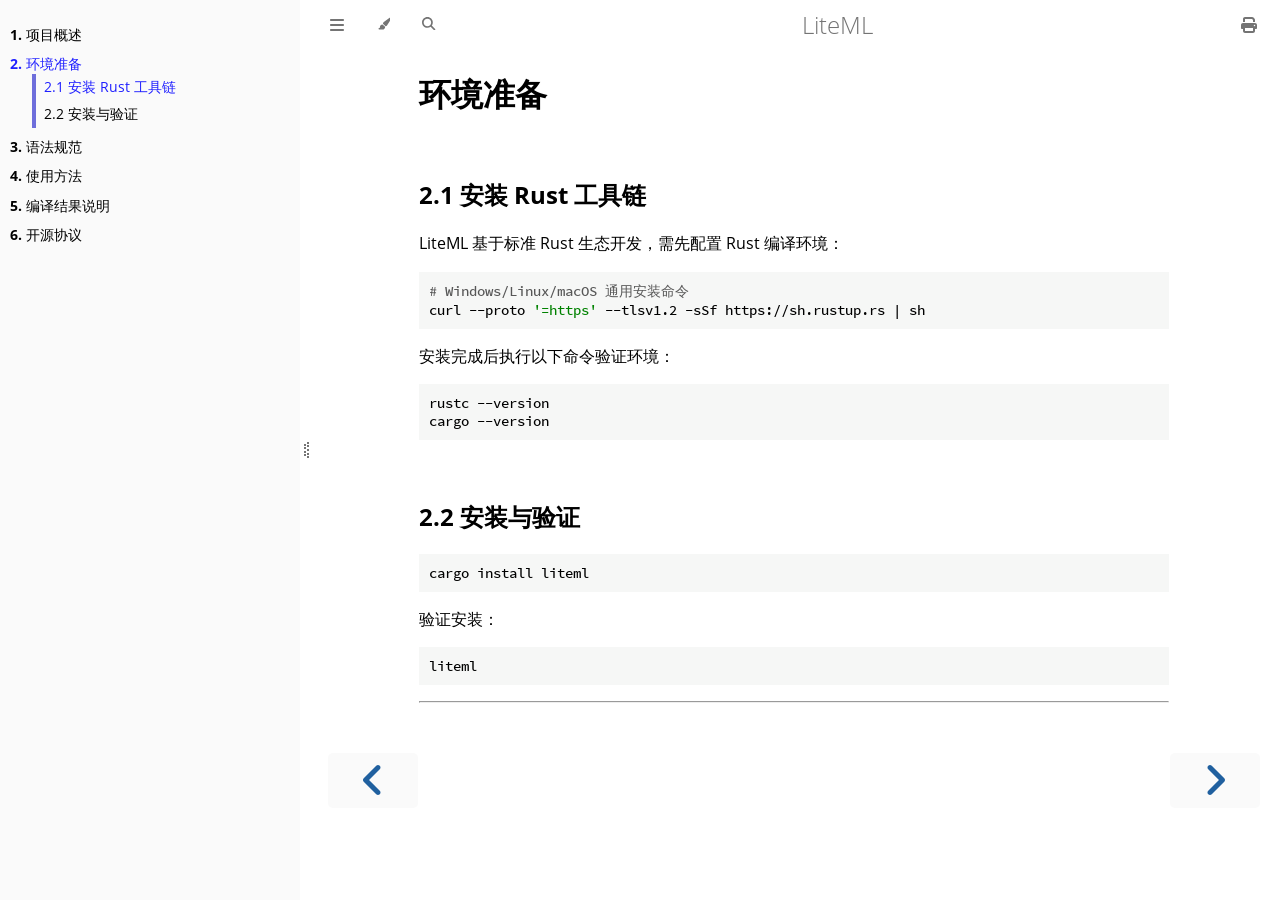
<file: LiteML/book/environmental_preparation.html>
<!DOCTYPE HTML>
<html lang="zh-cn" class="light sidebar-visible" dir="ltr">
    <head>
        <!-- Book generated using mdBook -->
        <meta charset="UTF-8">
        <title>环境准备 - LiteML</title>


        <!-- Custom HTML head -->

        <meta name="description" content="">
        <meta name="viewport" content="width=device-width, initial-scale=1">
        <meta name="theme-color" content="#ffffff">

        <link rel="icon" href="favicon-de23e50b.svg">
        <link rel="shortcut icon" href="favicon-8114d1fc.png">
        <link rel="stylesheet" href="css/variables-8adf115d.css">
        <link rel="stylesheet" href="css/general-2459343d.css">
        <link rel="stylesheet" href="css/chrome-ae938929.css">
        <link rel="stylesheet" href="css/print-9e4910d8.css" media="print">

        <!-- Fonts -->
        <link rel="stylesheet" href="fonts/fonts-9644e21d.css">

        <!-- Highlight.js Stylesheets -->
        <link rel="stylesheet" id="mdbook-highlight-css" href="highlight-493f70e1.css">
        <link rel="stylesheet" id="mdbook-tomorrow-night-css" href="tomorrow-night-4c0ae647.css">
        <link rel="stylesheet" id="mdbook-ayu-highlight-css" href="ayu-highlight-3fdfc3ac.css">

        <!-- Custom theme stylesheets -->


        <!-- Provide site root and default themes to javascript -->
        <script>
            const path_to_root = "";
            const default_light_theme = "light";
            const default_dark_theme = "navy";
            window.path_to_searchindex_js = "searchindex-e9d29217.js";
        </script>
        <!-- Start loading toc.js asap -->
        <script src="toc-3bcb1965.js"></script>
    </head>
    <body>
    <div id="mdbook-help-container">
        <div id="mdbook-help-popup">
            <h2 class="mdbook-help-title">Keyboard shortcuts</h2>
            <div>
                <p>Press <kbd>←</kbd> or <kbd>→</kbd> to navigate between chapters</p>
                <p>Press <kbd>S</kbd> or <kbd>/</kbd> to search in the book</p>
                <p>Press <kbd>?</kbd> to show this help</p>
                <p>Press <kbd>Esc</kbd> to hide this help</p>
            </div>
        </div>
    </div>
    <div id="mdbook-body-container">
        <!-- Work around some values being stored in localStorage wrapped in quotes -->
        <script>
            try {
                let theme = localStorage.getItem('mdbook-theme');
                let sidebar = localStorage.getItem('mdbook-sidebar');

                if (theme.startsWith('"') && theme.endsWith('"')) {
                    localStorage.setItem('mdbook-theme', theme.slice(1, theme.length - 1));
                }

                if (sidebar.startsWith('"') && sidebar.endsWith('"')) {
                    localStorage.setItem('mdbook-sidebar', sidebar.slice(1, sidebar.length - 1));
                }
            } catch (e) { }
        </script>

        <!-- Set the theme before any content is loaded, prevents flash -->
        <script>
            const default_theme = window.matchMedia("(prefers-color-scheme: dark)").matches ? default_dark_theme : default_light_theme;
            let theme;
            try { theme = localStorage.getItem('mdbook-theme'); } catch(e) { }
            if (theme === null || theme === undefined) { theme = default_theme; }
            const html = document.documentElement;
            html.classList.remove('light')
            html.classList.add(theme);
            html.classList.add("js");
        </script>

        <input type="checkbox" id="mdbook-sidebar-toggle-anchor" class="hidden">

        <!-- Hide / unhide sidebar before it is displayed -->
        <script>
            let sidebar = null;
            const sidebar_toggle = document.getElementById("mdbook-sidebar-toggle-anchor");
            if (document.body.clientWidth >= 1080) {
                try { sidebar = localStorage.getItem('mdbook-sidebar'); } catch(e) { }
                sidebar = sidebar || 'visible';
            } else {
                sidebar = 'hidden';
                sidebar_toggle.checked = false;
            }
            if (sidebar === 'visible') {
                sidebar_toggle.checked = true;
            } else {
                html.classList.remove('sidebar-visible');
            }
        </script>

        <nav id="mdbook-sidebar" class="sidebar" aria-label="Table of contents">
            <!-- populated by js -->
            <mdbook-sidebar-scrollbox class="sidebar-scrollbox"></mdbook-sidebar-scrollbox>
            <noscript>
                <iframe class="sidebar-iframe-outer" src="toc.html"></iframe>
            </noscript>
            <div id="mdbook-sidebar-resize-handle" class="sidebar-resize-handle">
                <div class="sidebar-resize-indicator"></div>
            </div>
        </nav>

        <div id="mdbook-page-wrapper" class="page-wrapper">

            <div class="page">
                <div id="mdbook-menu-bar-hover-placeholder"></div>
                <div id="mdbook-menu-bar" class="menu-bar sticky">
                    <div class="left-buttons">
                        <label id="mdbook-sidebar-toggle" class="icon-button" for="mdbook-sidebar-toggle-anchor" title="Toggle Table of Contents" aria-label="Toggle Table of Contents" aria-controls="mdbook-sidebar">
                            <span class=fa-svg><svg xmlns="http://www.w3.org/2000/svg" viewBox="0 0 448 512"><!--! Font Awesome Free 6.2.0 by @fontawesome - https://fontawesome.com License - https://fontawesome.com/license/free (Icons: CC BY 4.0, Fonts: SIL OFL 1.1, Code: MIT License) Copyright 2022 Fonticons, Inc. --><path d="M0 96C0 78.3 14.3 64 32 64H416c17.7 0 32 14.3 32 32s-14.3 32-32 32H32C14.3 128 0 113.7 0 96zM0 256c0-17.7 14.3-32 32-32H416c17.7 0 32 14.3 32 32s-14.3 32-32 32H32c-17.7 0-32-14.3-32-32zM448 416c0 17.7-14.3 32-32 32H32c-17.7 0-32-14.3-32-32s14.3-32 32-32H416c17.7 0 32 14.3 32 32z"/></svg></span>
                        </label>
                        <button id="mdbook-theme-toggle" class="icon-button" type="button" title="Change theme" aria-label="Change theme" aria-haspopup="true" aria-expanded="false" aria-controls="mdbook-theme-list">
                            <span class=fa-svg><svg xmlns="http://www.w3.org/2000/svg" viewBox="0 0 576 512"><!--! Font Awesome Free 6.2.0 by @fontawesome - https://fontawesome.com License - https://fontawesome.com/license/free (Icons: CC BY 4.0, Fonts: SIL OFL 1.1, Code: MIT License) Copyright 2022 Fonticons, Inc. --><path d="M371.3 367.1c27.3-3.9 51.9-19.4 67.2-42.9L600.2 74.1c12.6-19.5 9.4-45.3-7.6-61.2S549.7-4.4 531.1 9.6L294.4 187.2c-24 18-38.2 46.1-38.4 76.1L371.3 367.1zm-19.6 25.4l-116-104.4C175.9 290.3 128 339.6 128 400c0 3.9 .2 7.8 .6 11.6c1.8 17.5-10.2 36.4-27.8 36.4H96c-17.7 0-32 14.3-32 32s14.3 32 32 32H240c61.9 0 112-50.1 112-112c0-2.5-.1-5-.2-7.5z"/></svg></span>
                        </button>
                        <ul id="mdbook-theme-list" class="theme-popup" aria-label="Themes" role="menu">
                            <li role="none"><button role="menuitem" class="theme" id="mdbook-theme-default_theme">Auto</button></li>
                            <li role="none"><button role="menuitem" class="theme" id="mdbook-theme-light">Light</button></li>
                            <li role="none"><button role="menuitem" class="theme" id="mdbook-theme-rust">Rust</button></li>
                            <li role="none"><button role="menuitem" class="theme" id="mdbook-theme-coal">Coal</button></li>
                            <li role="none"><button role="menuitem" class="theme" id="mdbook-theme-navy">Navy</button></li>
                            <li role="none"><button role="menuitem" class="theme" id="mdbook-theme-ayu">Ayu</button></li>
                        </ul>
                        <button id="mdbook-search-toggle" class="icon-button" type="button" title="Search (`/`)" aria-label="Toggle Searchbar" aria-expanded="false" aria-keyshortcuts="/ s" aria-controls="mdbook-searchbar">
                            <span class=fa-svg><svg xmlns="http://www.w3.org/2000/svg" viewBox="0 0 512 512"><!--! Font Awesome Free 6.2.0 by @fontawesome - https://fontawesome.com License - https://fontawesome.com/license/free (Icons: CC BY 4.0, Fonts: SIL OFL 1.1, Code: MIT License) Copyright 2022 Fonticons, Inc. --><path d="M416 208c0 45.9-14.9 88.3-40 122.7L502.6 457.4c12.5 12.5 12.5 32.8 0 45.3s-32.8 12.5-45.3 0L330.7 376c-34.4 25.2-76.8 40-122.7 40C93.1 416 0 322.9 0 208S93.1 0 208 0S416 93.1 416 208zM208 352c79.5 0 144-64.5 144-144s-64.5-144-144-144S64 128.5 64 208s64.5 144 144 144z"/></svg></span>
                        </button>
                    </div>

                    <h1 class="menu-title">LiteML</h1>

                    <div class="right-buttons">
                        <a href="print.html" title="Print this book" aria-label="Print this book">
                            <span class=fa-svg id="print-button"><svg xmlns="http://www.w3.org/2000/svg" viewBox="0 0 512 512"><!--! Font Awesome Free 6.2.0 by @fontawesome - https://fontawesome.com License - https://fontawesome.com/license/free (Icons: CC BY 4.0, Fonts: SIL OFL 1.1, Code: MIT License) Copyright 2022 Fonticons, Inc. --><path d="M128 0C92.7 0 64 28.7 64 64v96h64V64H354.7L384 93.3V160h64V93.3c0-17-6.7-33.3-18.7-45.3L400 18.7C388 6.7 371.7 0 354.7 0H128zM384 352v32 64H128V384 368 352H384zm64 32h32c17.7 0 32-14.3 32-32V256c0-35.3-28.7-64-64-64H64c-35.3 0-64 28.7-64 64v96c0 17.7 14.3 32 32 32H64v64c0 35.3 28.7 64 64 64H384c35.3 0 64-28.7 64-64V384zm-16-88c-13.3 0-24-10.7-24-24s10.7-24 24-24s24 10.7 24 24s-10.7 24-24 24z"/></svg></span>
                        </a>

                    </div>
                </div>

                <div id="mdbook-search-wrapper" class="hidden">
                    <form id="mdbook-searchbar-outer" class="searchbar-outer">
                        <div class="search-wrapper">
                            <input type="search" id="mdbook-searchbar" name="searchbar" placeholder="Search this book ..." aria-controls="mdbook-searchresults-outer" aria-describedby="searchresults-header">
                            <div class="spinner-wrapper">
                                <span class=fa-svg id="fa-spin"><svg xmlns="http://www.w3.org/2000/svg" viewBox="0 0 512 512"><!--! Font Awesome Free 6.2.0 by @fontawesome - https://fontawesome.com License - https://fontawesome.com/license/free (Icons: CC BY 4.0, Fonts: SIL OFL 1.1, Code: MIT License) Copyright 2022 Fonticons, Inc. --><path d="M304 48c0-26.5-21.5-48-48-48s-48 21.5-48 48s21.5 48 48 48s48-21.5 48-48zm0 416c0-26.5-21.5-48-48-48s-48 21.5-48 48s21.5 48 48 48s48-21.5 48-48zM48 304c26.5 0 48-21.5 48-48s-21.5-48-48-48s-48 21.5-48 48s21.5 48 48 48zm464-48c0-26.5-21.5-48-48-48s-48 21.5-48 48s21.5 48 48 48s48-21.5 48-48zM142.9 437c18.7-18.7 18.7-49.1 0-67.9s-49.1-18.7-67.9 0s-18.7 49.1 0 67.9s49.1 18.7 67.9 0zm0-294.2c18.7-18.7 18.7-49.1 0-67.9S93.7 56.2 75 75s-18.7 49.1 0 67.9s49.1 18.7 67.9 0zM369.1 437c18.7 18.7 49.1 18.7 67.9 0s18.7-49.1 0-67.9s-49.1-18.7-67.9 0s-18.7 49.1 0 67.9z"/></svg></span>
                            </div>
                        </div>
                    </form>
                    <div id="mdbook-searchresults-outer" class="searchresults-outer hidden">
                        <div id="mdbook-searchresults-header" class="searchresults-header"></div>
                        <ul id="mdbook-searchresults">
                        </ul>
                    </div>
                </div>

                <!-- Apply ARIA attributes after the sidebar and the sidebar toggle button are added to the DOM -->
                <script>
                    document.getElementById('mdbook-sidebar-toggle').setAttribute('aria-expanded', sidebar === 'visible');
                    document.getElementById('mdbook-sidebar').setAttribute('aria-hidden', sidebar !== 'visible');
                    Array.from(document.querySelectorAll('#mdbook-sidebar a')).forEach(function(link) {
                        link.setAttribute('tabIndex', sidebar === 'visible' ? 0 : -1);
                    });
                </script>

                <div id="mdbook-content" class="content">
                    <main>
                        <h1 id="环境准备"><a class="header" href="#环境准备">环境准备</a></h1>
<h2 id="21-安装-rust-工具链"><a class="header" href="#21-安装-rust-工具链">2.1 安装 Rust 工具链</a></h2>
<p>LiteML 基于标准 Rust 生态开发，需先配置 Rust 编译环境：</p>
<pre><code class="language-bash"># Windows/Linux/macOS 通用安装命令
curl --proto '=https' --tlsv1.2 -sSf https://sh.rustup.rs | sh
</code></pre>
<p>安装完成后执行以下命令验证环境：</p>
<pre><code class="language-bash">rustc --version
cargo --version
</code></pre>
<h2 id="22-安装与验证"><a class="header" href="#22-安装与验证">2.2 安装与验证</a></h2>
<pre><code class="language-bash">cargo install liteml
</code></pre>
<p>验证安装：</p>
<pre><code>liteml
</code></pre>
<hr>
                    </main>

                    <nav class="nav-wrapper" aria-label="Page navigation">
                        <!-- Mobile navigation buttons -->
                            <a rel="prev" href="intro.html" class="mobile-nav-chapters previous" title="Previous chapter" aria-label="Previous chapter" aria-keyshortcuts="Left">
                                <span class=fa-svg><svg xmlns="http://www.w3.org/2000/svg" viewBox="0 0 320 512"><!--! Font Awesome Free 6.2.0 by @fontawesome - https://fontawesome.com License - https://fontawesome.com/license/free (Icons: CC BY 4.0, Fonts: SIL OFL 1.1, Code: MIT License) Copyright 2022 Fonticons, Inc. --><path d="M41.4 233.4c-12.5 12.5-12.5 32.8 0 45.3l160 160c12.5 12.5 32.8 12.5 45.3 0s12.5-32.8 0-45.3L109.3 256 246.6 118.6c12.5-12.5 12.5-32.8 0-45.3s-32.8-12.5-45.3 0l-160 160z"/></svg></span>
                            </a>

                            <a rel="next prefetch" href="grammar_norms.html" class="mobile-nav-chapters next" title="Next chapter" aria-label="Next chapter" aria-keyshortcuts="Right">
                                <span class=fa-svg><svg xmlns="http://www.w3.org/2000/svg" viewBox="0 0 320 512"><!--! Font Awesome Free 6.2.0 by @fontawesome - https://fontawesome.com License - https://fontawesome.com/license/free (Icons: CC BY 4.0, Fonts: SIL OFL 1.1, Code: MIT License) Copyright 2022 Fonticons, Inc. --><path d="M278.6 233.4c12.5 12.5 12.5 32.8 0 45.3l-160 160c-12.5 12.5-32.8 12.5-45.3 0s-12.5-32.8 0-45.3L210.7 256 73.4 118.6c-12.5-12.5-12.5-32.8 0-45.3s32.8-12.5 45.3 0l160 160z"/></svg></span>
                            </a>

                        <div style="clear: both"></div>
                    </nav>
                </div>
            </div>

            <nav class="nav-wide-wrapper" aria-label="Page navigation">
                    <a rel="prev" href="intro.html" class="nav-chapters previous" title="Previous chapter" aria-label="Previous chapter" aria-keyshortcuts="Left">
                        <span class=fa-svg><svg xmlns="http://www.w3.org/2000/svg" viewBox="0 0 320 512"><!--! Font Awesome Free 6.2.0 by @fontawesome - https://fontawesome.com License - https://fontawesome.com/license/free (Icons: CC BY 4.0, Fonts: SIL OFL 1.1, Code: MIT License) Copyright 2022 Fonticons, Inc. --><path d="M41.4 233.4c-12.5 12.5-12.5 32.8 0 45.3l160 160c12.5 12.5 32.8 12.5 45.3 0s12.5-32.8 0-45.3L109.3 256 246.6 118.6c12.5-12.5 12.5-32.8 0-45.3s-32.8-12.5-45.3 0l-160 160z"/></svg></span>
                    </a>

                    <a rel="next prefetch" href="grammar_norms.html" class="nav-chapters next" title="Next chapter" aria-label="Next chapter" aria-keyshortcuts="Right">
                        <span class=fa-svg><svg xmlns="http://www.w3.org/2000/svg" viewBox="0 0 320 512"><!--! Font Awesome Free 6.2.0 by @fontawesome - https://fontawesome.com License - https://fontawesome.com/license/free (Icons: CC BY 4.0, Fonts: SIL OFL 1.1, Code: MIT License) Copyright 2022 Fonticons, Inc. --><path d="M278.6 233.4c12.5 12.5 12.5 32.8 0 45.3l-160 160c-12.5 12.5-32.8 12.5-45.3 0s-12.5-32.8 0-45.3L210.7 256 73.4 118.6c-12.5-12.5-12.5-32.8 0-45.3s32.8-12.5 45.3 0l160 160z"/></svg></span>
                    </a>
            </nav>

        </div>

        <template id=fa-eye><span class=fa-svg><svg xmlns="http://www.w3.org/2000/svg" viewBox="0 0 576 512"><!--! Font Awesome Free 6.2.0 by @fontawesome - https://fontawesome.com License - https://fontawesome.com/license/free (Icons: CC BY 4.0, Fonts: SIL OFL 1.1, Code: MIT License) Copyright 2022 Fonticons, Inc. --><path d="M288 32c-80.8 0-145.5 36.8-192.6 80.6C48.6 156 17.3 208 2.5 243.7c-3.3 7.9-3.3 16.7 0 24.6C17.3 304 48.6 356 95.4 399.4C142.5 443.2 207.2 480 288 480s145.5-36.8 192.6-80.6c46.8-43.5 78.1-95.4 93-131.1c3.3-7.9 3.3-16.7 0-24.6c-14.9-35.7-46.2-87.7-93-131.1C433.5 68.8 368.8 32 288 32zM432 256c0 79.5-64.5 144-144 144s-144-64.5-144-144s64.5-144 144-144s144 64.5 144 144zM288 192c0 35.3-28.7 64-64 64c-11.5 0-22.3-3-31.6-8.4c-.2 2.8-.4 5.5-.4 8.4c0 53 43 96 96 96s96-43 96-96s-43-96-96-96c-2.8 0-5.6 .1-8.4 .4c5.3 9.3 8.4 20.1 8.4 31.6z"/></svg></span></template>
        <template id=fa-eye-slash><span class=fa-svg><svg xmlns="http://www.w3.org/2000/svg" viewBox="0 0 640 512"><!--! Font Awesome Free 6.2.0 by @fontawesome - https://fontawesome.com License - https://fontawesome.com/license/free (Icons: CC BY 4.0, Fonts: SIL OFL 1.1, Code: MIT License) Copyright 2022 Fonticons, Inc. --><path d="M38.8 5.1C28.4-3.1 13.3-1.2 5.1 9.2S-1.2 34.7 9.2 42.9l592 464c10.4 8.2 25.5 6.3 33.7-4.1s6.3-25.5-4.1-33.7L525.6 386.7c39.6-40.6 66.4-86.1 79.9-118.4c3.3-7.9 3.3-16.7 0-24.6c-14.9-35.7-46.2-87.7-93-131.1C465.5 68.8 400.8 32 320 32c-68.2 0-125 26.3-169.3 60.8L38.8 5.1zM223.1 149.5C248.6 126.2 282.7 112 320 112c79.5 0 144 64.5 144 144c0 24.9-6.3 48.3-17.4 68.7L408 294.5c5.2-11.8 8-24.8 8-38.5c0-53-43-96-96-96c-2.8 0-5.6 .1-8.4 .4c5.3 9.3 8.4 20.1 8.4 31.6c0 10.2-2.4 19.8-6.6 28.3l-90.3-70.8zm223.1 298L373 389.9c-16.4 6.5-34.3 10.1-53 10.1c-79.5 0-144-64.5-144-144c0-6.9 .5-13.6 1.4-20.2L83.1 161.5C60.3 191.2 44 220.8 34.5 243.7c-3.3 7.9-3.3 16.7 0 24.6c14.9 35.7 46.2 87.7 93 131.1C174.5 443.2 239.2 480 320 480c47.8 0 89.9-12.9 126.2-32.5z"/></svg></span></template>
        <template id=fa-copy><span class=fa-svg><svg xmlns="http://www.w3.org/2000/svg" viewBox="0 0 512 512"><!--! Font Awesome Free 6.2.0 by @fontawesome - https://fontawesome.com License - https://fontawesome.com/license/free (Icons: CC BY 4.0, Fonts: SIL OFL 1.1, Code: MIT License) Copyright 2022 Fonticons, Inc. --><path d="M502.6 70.63l-61.25-61.25C435.4 3.371 427.2 0 418.7 0H255.1c-35.35 0-64 28.66-64 64l.0195 256C192 355.4 220.7 384 256 384h192c35.2 0 64-28.8 64-64V93.25C512 84.77 508.6 76.63 502.6 70.63zM464 320c0 8.836-7.164 16-16 16H255.1c-8.838 0-16-7.164-16-16L239.1 64.13c0-8.836 7.164-16 16-16h128L384 96c0 17.67 14.33 32 32 32h47.1V320zM272 448c0 8.836-7.164 16-16 16H63.1c-8.838 0-16-7.164-16-16L47.98 192.1c0-8.836 7.164-16 16-16H160V128H63.99c-35.35 0-64 28.65-64 64l.0098 256C.002 483.3 28.66 512 64 512h192c35.2 0 64-28.8 64-64v-32h-47.1L272 448z"/></svg></span></template>
        <template id=fa-play><span class=fa-svg><svg xmlns="http://www.w3.org/2000/svg" viewBox="0 0 384 512"><!--! Font Awesome Free 6.2.0 by @fontawesome - https://fontawesome.com License - https://fontawesome.com/license/free (Icons: CC BY 4.0, Fonts: SIL OFL 1.1, Code: MIT License) Copyright 2022 Fonticons, Inc. --><path d="M73 39c-14.8-9.1-33.4-9.4-48.5-.9S0 62.6 0 80V432c0 17.4 9.4 33.4 24.5 41.9s33.7 8.1 48.5-.9L361 297c14.3-8.7 23-24.2 23-41s-8.7-32.2-23-41L73 39z"/></svg></span></template>
        <template id=fa-clock-rotate-left><span class=fa-svg><svg xmlns="http://www.w3.org/2000/svg" viewBox="0 0 512 512"><!--! Font Awesome Free 6.2.0 by @fontawesome - https://fontawesome.com License - https://fontawesome.com/license/free (Icons: CC BY 4.0, Fonts: SIL OFL 1.1, Code: MIT License) Copyright 2022 Fonticons, Inc. --><path d="M75 75L41 41C25.9 25.9 0 36.6 0 57.9V168c0 13.3 10.7 24 24 24H134.1c21.4 0 32.1-25.9 17-41l-30.8-30.8C155 85.5 203 64 256 64c106 0 192 86 192 192s-86 192-192 192c-40.8 0-78.6-12.7-109.7-34.4c-14.5-10.1-34.4-6.6-44.6 7.9s-6.6 34.4 7.9 44.6C151.2 495 201.7 512 256 512c141.4 0 256-114.6 256-256S397.4 0 256 0C185.3 0 121.3 28.7 75 75zm181 53c-13.3 0-24 10.7-24 24V256c0 6.4 2.5 12.5 7 17l72 72c9.4 9.4 24.6 9.4 33.9 0s9.4-24.6 0-33.9l-65-65V152c0-13.3-10.7-24-24-24z"/></svg></span></template>



        <script>
            window.playground_copyable = true;
        </script>


        <script src="elasticlunr-ef4e11c1.min.js"></script>
        <script src="mark-09e88c2c.min.js"></script>
        <script src="searcher-c2a407aa.js"></script>

        <script src="clipboard-1626706a.min.js"></script>
        <script src="highlight-abc7f01d.js"></script>
        <script src="book-a0b12cfe.js"></script>

        <!-- Custom JS scripts -->



    </div>
    </body>
</html>
</file>
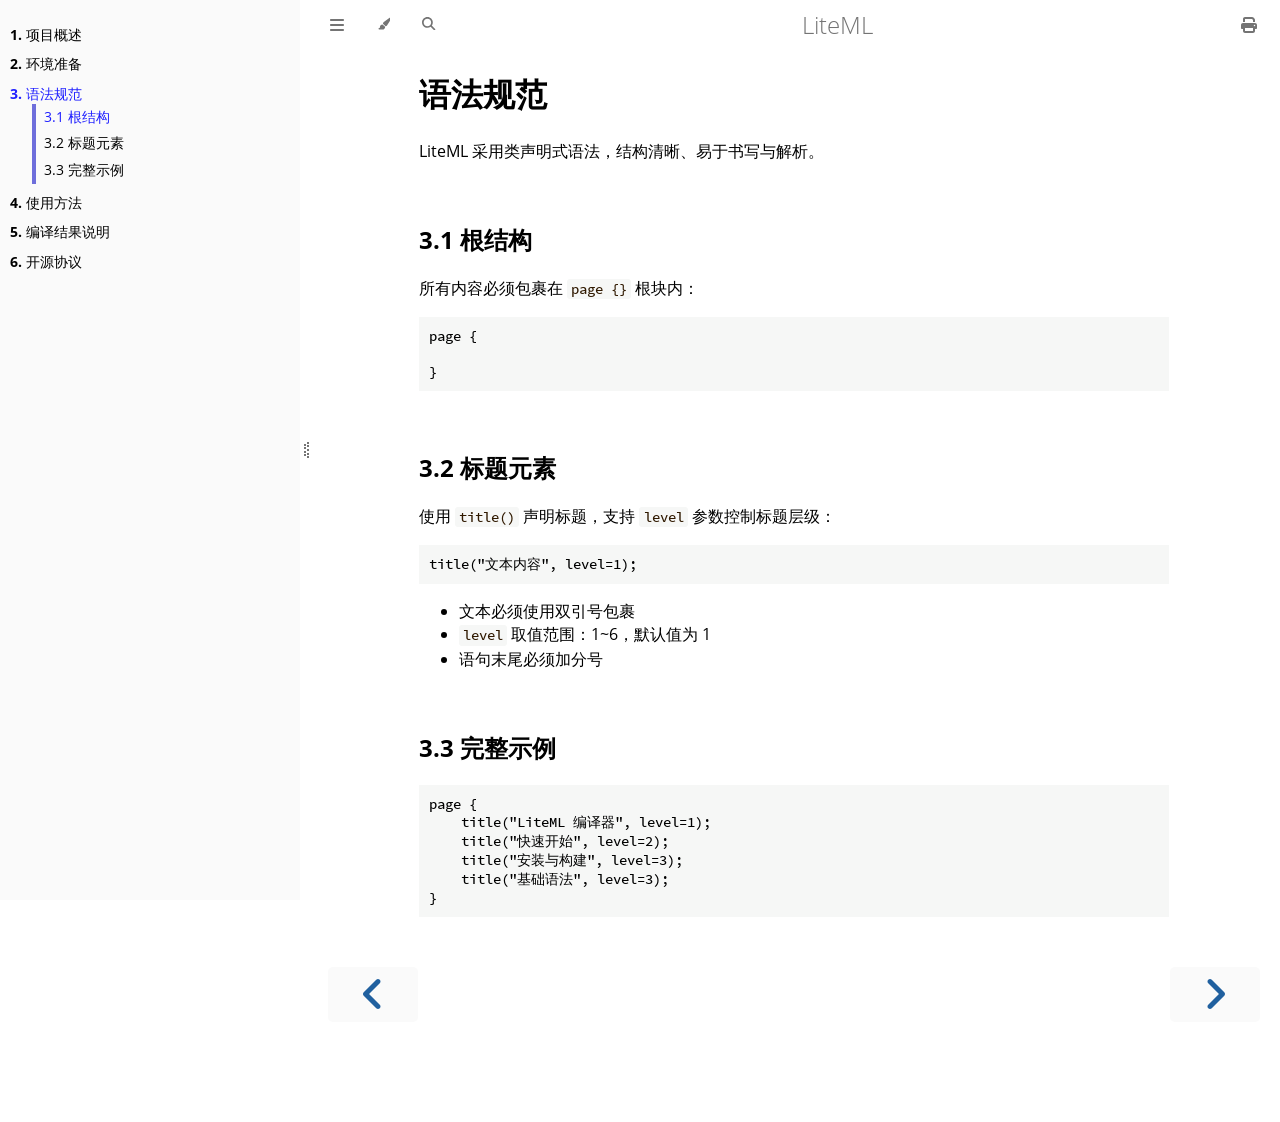
<file: LiteML/book/grammar_norms.html>
<!DOCTYPE HTML>
<html lang="zh-cn" class="light sidebar-visible" dir="ltr">
    <head>
        <!-- Book generated using mdBook -->
        <meta charset="UTF-8">
        <title>语法规范 - LiteML</title>


        <!-- Custom HTML head -->

        <meta name="description" content="">
        <meta name="viewport" content="width=device-width, initial-scale=1">
        <meta name="theme-color" content="#ffffff">

        <link rel="icon" href="favicon-de23e50b.svg">
        <link rel="shortcut icon" href="favicon-8114d1fc.png">
        <link rel="stylesheet" href="css/variables-8adf115d.css">
        <link rel="stylesheet" href="css/general-2459343d.css">
        <link rel="stylesheet" href="css/chrome-ae938929.css">
        <link rel="stylesheet" href="css/print-9e4910d8.css" media="print">

        <!-- Fonts -->
        <link rel="stylesheet" href="fonts/fonts-9644e21d.css">

        <!-- Highlight.js Stylesheets -->
        <link rel="stylesheet" id="mdbook-highlight-css" href="highlight-493f70e1.css">
        <link rel="stylesheet" id="mdbook-tomorrow-night-css" href="tomorrow-night-4c0ae647.css">
        <link rel="stylesheet" id="mdbook-ayu-highlight-css" href="ayu-highlight-3fdfc3ac.css">

        <!-- Custom theme stylesheets -->


        <!-- Provide site root and default themes to javascript -->
        <script>
            const path_to_root = "";
            const default_light_theme = "light";
            const default_dark_theme = "navy";
            window.path_to_searchindex_js = "searchindex-e9d29217.js";
        </script>
        <!-- Start loading toc.js asap -->
        <script src="toc-3bcb1965.js"></script>
    </head>
    <body>
    <div id="mdbook-help-container">
        <div id="mdbook-help-popup">
            <h2 class="mdbook-help-title">Keyboard shortcuts</h2>
            <div>
                <p>Press <kbd>←</kbd> or <kbd>→</kbd> to navigate between chapters</p>
                <p>Press <kbd>S</kbd> or <kbd>/</kbd> to search in the book</p>
                <p>Press <kbd>?</kbd> to show this help</p>
                <p>Press <kbd>Esc</kbd> to hide this help</p>
            </div>
        </div>
    </div>
    <div id="mdbook-body-container">
        <!-- Work around some values being stored in localStorage wrapped in quotes -->
        <script>
            try {
                let theme = localStorage.getItem('mdbook-theme');
                let sidebar = localStorage.getItem('mdbook-sidebar');

                if (theme.startsWith('"') && theme.endsWith('"')) {
                    localStorage.setItem('mdbook-theme', theme.slice(1, theme.length - 1));
                }

                if (sidebar.startsWith('"') && sidebar.endsWith('"')) {
                    localStorage.setItem('mdbook-sidebar', sidebar.slice(1, sidebar.length - 1));
                }
            } catch (e) { }
        </script>

        <!-- Set the theme before any content is loaded, prevents flash -->
        <script>
            const default_theme = window.matchMedia("(prefers-color-scheme: dark)").matches ? default_dark_theme : default_light_theme;
            let theme;
            try { theme = localStorage.getItem('mdbook-theme'); } catch(e) { }
            if (theme === null || theme === undefined) { theme = default_theme; }
            const html = document.documentElement;
            html.classList.remove('light')
            html.classList.add(theme);
            html.classList.add("js");
        </script>

        <input type="checkbox" id="mdbook-sidebar-toggle-anchor" class="hidden">

        <!-- Hide / unhide sidebar before it is displayed -->
        <script>
            let sidebar = null;
            const sidebar_toggle = document.getElementById("mdbook-sidebar-toggle-anchor");
            if (document.body.clientWidth >= 1080) {
                try { sidebar = localStorage.getItem('mdbook-sidebar'); } catch(e) { }
                sidebar = sidebar || 'visible';
            } else {
                sidebar = 'hidden';
                sidebar_toggle.checked = false;
            }
            if (sidebar === 'visible') {
                sidebar_toggle.checked = true;
            } else {
                html.classList.remove('sidebar-visible');
            }
        </script>

        <nav id="mdbook-sidebar" class="sidebar" aria-label="Table of contents">
            <!-- populated by js -->
            <mdbook-sidebar-scrollbox class="sidebar-scrollbox"></mdbook-sidebar-scrollbox>
            <noscript>
                <iframe class="sidebar-iframe-outer" src="toc.html"></iframe>
            </noscript>
            <div id="mdbook-sidebar-resize-handle" class="sidebar-resize-handle">
                <div class="sidebar-resize-indicator"></div>
            </div>
        </nav>

        <div id="mdbook-page-wrapper" class="page-wrapper">

            <div class="page">
                <div id="mdbook-menu-bar-hover-placeholder"></div>
                <div id="mdbook-menu-bar" class="menu-bar sticky">
                    <div class="left-buttons">
                        <label id="mdbook-sidebar-toggle" class="icon-button" for="mdbook-sidebar-toggle-anchor" title="Toggle Table of Contents" aria-label="Toggle Table of Contents" aria-controls="mdbook-sidebar">
                            <span class=fa-svg><svg xmlns="http://www.w3.org/2000/svg" viewBox="0 0 448 512"><!--! Font Awesome Free 6.2.0 by @fontawesome - https://fontawesome.com License - https://fontawesome.com/license/free (Icons: CC BY 4.0, Fonts: SIL OFL 1.1, Code: MIT License) Copyright 2022 Fonticons, Inc. --><path d="M0 96C0 78.3 14.3 64 32 64H416c17.7 0 32 14.3 32 32s-14.3 32-32 32H32C14.3 128 0 113.7 0 96zM0 256c0-17.7 14.3-32 32-32H416c17.7 0 32 14.3 32 32s-14.3 32-32 32H32c-17.7 0-32-14.3-32-32zM448 416c0 17.7-14.3 32-32 32H32c-17.7 0-32-14.3-32-32s14.3-32 32-32H416c17.7 0 32 14.3 32 32z"/></svg></span>
                        </label>
                        <button id="mdbook-theme-toggle" class="icon-button" type="button" title="Change theme" aria-label="Change theme" aria-haspopup="true" aria-expanded="false" aria-controls="mdbook-theme-list">
                            <span class=fa-svg><svg xmlns="http://www.w3.org/2000/svg" viewBox="0 0 576 512"><!--! Font Awesome Free 6.2.0 by @fontawesome - https://fontawesome.com License - https://fontawesome.com/license/free (Icons: CC BY 4.0, Fonts: SIL OFL 1.1, Code: MIT License) Copyright 2022 Fonticons, Inc. --><path d="M371.3 367.1c27.3-3.9 51.9-19.4 67.2-42.9L600.2 74.1c12.6-19.5 9.4-45.3-7.6-61.2S549.7-4.4 531.1 9.6L294.4 187.2c-24 18-38.2 46.1-38.4 76.1L371.3 367.1zm-19.6 25.4l-116-104.4C175.9 290.3 128 339.6 128 400c0 3.9 .2 7.8 .6 11.6c1.8 17.5-10.2 36.4-27.8 36.4H96c-17.7 0-32 14.3-32 32s14.3 32 32 32H240c61.9 0 112-50.1 112-112c0-2.5-.1-5-.2-7.5z"/></svg></span>
                        </button>
                        <ul id="mdbook-theme-list" class="theme-popup" aria-label="Themes" role="menu">
                            <li role="none"><button role="menuitem" class="theme" id="mdbook-theme-default_theme">Auto</button></li>
                            <li role="none"><button role="menuitem" class="theme" id="mdbook-theme-light">Light</button></li>
                            <li role="none"><button role="menuitem" class="theme" id="mdbook-theme-rust">Rust</button></li>
                            <li role="none"><button role="menuitem" class="theme" id="mdbook-theme-coal">Coal</button></li>
                            <li role="none"><button role="menuitem" class="theme" id="mdbook-theme-navy">Navy</button></li>
                            <li role="none"><button role="menuitem" class="theme" id="mdbook-theme-ayu">Ayu</button></li>
                        </ul>
                        <button id="mdbook-search-toggle" class="icon-button" type="button" title="Search (`/`)" aria-label="Toggle Searchbar" aria-expanded="false" aria-keyshortcuts="/ s" aria-controls="mdbook-searchbar">
                            <span class=fa-svg><svg xmlns="http://www.w3.org/2000/svg" viewBox="0 0 512 512"><!--! Font Awesome Free 6.2.0 by @fontawesome - https://fontawesome.com License - https://fontawesome.com/license/free (Icons: CC BY 4.0, Fonts: SIL OFL 1.1, Code: MIT License) Copyright 2022 Fonticons, Inc. --><path d="M416 208c0 45.9-14.9 88.3-40 122.7L502.6 457.4c12.5 12.5 12.5 32.8 0 45.3s-32.8 12.5-45.3 0L330.7 376c-34.4 25.2-76.8 40-122.7 40C93.1 416 0 322.9 0 208S93.1 0 208 0S416 93.1 416 208zM208 352c79.5 0 144-64.5 144-144s-64.5-144-144-144S64 128.5 64 208s64.5 144 144 144z"/></svg></span>
                        </button>
                    </div>

                    <h1 class="menu-title">LiteML</h1>

                    <div class="right-buttons">
                        <a href="print.html" title="Print this book" aria-label="Print this book">
                            <span class=fa-svg id="print-button"><svg xmlns="http://www.w3.org/2000/svg" viewBox="0 0 512 512"><!--! Font Awesome Free 6.2.0 by @fontawesome - https://fontawesome.com License - https://fontawesome.com/license/free (Icons: CC BY 4.0, Fonts: SIL OFL 1.1, Code: MIT License) Copyright 2022 Fonticons, Inc. --><path d="M128 0C92.7 0 64 28.7 64 64v96h64V64H354.7L384 93.3V160h64V93.3c0-17-6.7-33.3-18.7-45.3L400 18.7C388 6.7 371.7 0 354.7 0H128zM384 352v32 64H128V384 368 352H384zm64 32h32c17.7 0 32-14.3 32-32V256c0-35.3-28.7-64-64-64H64c-35.3 0-64 28.7-64 64v96c0 17.7 14.3 32 32 32H64v64c0 35.3 28.7 64 64 64H384c35.3 0 64-28.7 64-64V384zm-16-88c-13.3 0-24-10.7-24-24s10.7-24 24-24s24 10.7 24 24s-10.7 24-24 24z"/></svg></span>
                        </a>

                    </div>
                </div>

                <div id="mdbook-search-wrapper" class="hidden">
                    <form id="mdbook-searchbar-outer" class="searchbar-outer">
                        <div class="search-wrapper">
                            <input type="search" id="mdbook-searchbar" name="searchbar" placeholder="Search this book ..." aria-controls="mdbook-searchresults-outer" aria-describedby="searchresults-header">
                            <div class="spinner-wrapper">
                                <span class=fa-svg id="fa-spin"><svg xmlns="http://www.w3.org/2000/svg" viewBox="0 0 512 512"><!--! Font Awesome Free 6.2.0 by @fontawesome - https://fontawesome.com License - https://fontawesome.com/license/free (Icons: CC BY 4.0, Fonts: SIL OFL 1.1, Code: MIT License) Copyright 2022 Fonticons, Inc. --><path d="M304 48c0-26.5-21.5-48-48-48s-48 21.5-48 48s21.5 48 48 48s48-21.5 48-48zm0 416c0-26.5-21.5-48-48-48s-48 21.5-48 48s21.5 48 48 48s48-21.5 48-48zM48 304c26.5 0 48-21.5 48-48s-21.5-48-48-48s-48 21.5-48 48s21.5 48 48 48zm464-48c0-26.5-21.5-48-48-48s-48 21.5-48 48s21.5 48 48 48s48-21.5 48-48zM142.9 437c18.7-18.7 18.7-49.1 0-67.9s-49.1-18.7-67.9 0s-18.7 49.1 0 67.9s49.1 18.7 67.9 0zm0-294.2c18.7-18.7 18.7-49.1 0-67.9S93.7 56.2 75 75s-18.7 49.1 0 67.9s49.1 18.7 67.9 0zM369.1 437c18.7 18.7 49.1 18.7 67.9 0s18.7-49.1 0-67.9s-49.1-18.7-67.9 0s-18.7 49.1 0 67.9z"/></svg></span>
                            </div>
                        </div>
                    </form>
                    <div id="mdbook-searchresults-outer" class="searchresults-outer hidden">
                        <div id="mdbook-searchresults-header" class="searchresults-header"></div>
                        <ul id="mdbook-searchresults">
                        </ul>
                    </div>
                </div>

                <!-- Apply ARIA attributes after the sidebar and the sidebar toggle button are added to the DOM -->
                <script>
                    document.getElementById('mdbook-sidebar-toggle').setAttribute('aria-expanded', sidebar === 'visible');
                    document.getElementById('mdbook-sidebar').setAttribute('aria-hidden', sidebar !== 'visible');
                    Array.from(document.querySelectorAll('#mdbook-sidebar a')).forEach(function(link) {
                        link.setAttribute('tabIndex', sidebar === 'visible' ? 0 : -1);
                    });
                </script>

                <div id="mdbook-content" class="content">
                    <main>
                        <h1 id="语法规范"><a class="header" href="#语法规范">语法规范</a></h1>
<p>LiteML 采用类声明式语法，结构清晰、易于书写与解析。</p>
<h2 id="31-根结构"><a class="header" href="#31-根结构">3.1 根结构</a></h2>
<p>所有内容必须包裹在 <code>page {}</code> 根块内：</p>
<pre><code>page {

}
</code></pre>
<h2 id="32-标题元素"><a class="header" href="#32-标题元素">3.2 标题元素</a></h2>
<p>使用 <code>title()</code> 声明标题，支持 <code>level</code> 参数控制标题层级：</p>
<pre><code>title("文本内容", level=1);
</code></pre>
<ul>
<li>文本必须使用双引号包裹</li>
<li><code>level</code> 取值范围：1~6，默认值为 1</li>
<li>语句末尾必须加分号</li>
</ul>
<h2 id="33-完整示例"><a class="header" href="#33-完整示例">3.3 完整示例</a></h2>
<pre><code>page {
    title("LiteML 编译器", level=1);
    title("快速开始", level=2);
    title("安装与构建", level=3);
    title("基础语法", level=3);
}
</code></pre>

                    </main>

                    <nav class="nav-wrapper" aria-label="Page navigation">
                        <!-- Mobile navigation buttons -->
                            <a rel="prev" href="environmental_preparation.html" class="mobile-nav-chapters previous" title="Previous chapter" aria-label="Previous chapter" aria-keyshortcuts="Left">
                                <span class=fa-svg><svg xmlns="http://www.w3.org/2000/svg" viewBox="0 0 320 512"><!--! Font Awesome Free 6.2.0 by @fontawesome - https://fontawesome.com License - https://fontawesome.com/license/free (Icons: CC BY 4.0, Fonts: SIL OFL 1.1, Code: MIT License) Copyright 2022 Fonticons, Inc. --><path d="M41.4 233.4c-12.5 12.5-12.5 32.8 0 45.3l160 160c12.5 12.5 32.8 12.5 45.3 0s12.5-32.8 0-45.3L109.3 256 246.6 118.6c12.5-12.5 12.5-32.8 0-45.3s-32.8-12.5-45.3 0l-160 160z"/></svg></span>
                            </a>

                            <a rel="next prefetch" href="how_to_use.html" class="mobile-nav-chapters next" title="Next chapter" aria-label="Next chapter" aria-keyshortcuts="Right">
                                <span class=fa-svg><svg xmlns="http://www.w3.org/2000/svg" viewBox="0 0 320 512"><!--! Font Awesome Free 6.2.0 by @fontawesome - https://fontawesome.com License - https://fontawesome.com/license/free (Icons: CC BY 4.0, Fonts: SIL OFL 1.1, Code: MIT License) Copyright 2022 Fonticons, Inc. --><path d="M278.6 233.4c12.5 12.5 12.5 32.8 0 45.3l-160 160c-12.5 12.5-32.8 12.5-45.3 0s-12.5-32.8 0-45.3L210.7 256 73.4 118.6c-12.5-12.5-12.5-32.8 0-45.3s32.8-12.5 45.3 0l160 160z"/></svg></span>
                            </a>

                        <div style="clear: both"></div>
                    </nav>
                </div>
            </div>

            <nav class="nav-wide-wrapper" aria-label="Page navigation">
                    <a rel="prev" href="environmental_preparation.html" class="nav-chapters previous" title="Previous chapter" aria-label="Previous chapter" aria-keyshortcuts="Left">
                        <span class=fa-svg><svg xmlns="http://www.w3.org/2000/svg" viewBox="0 0 320 512"><!--! Font Awesome Free 6.2.0 by @fontawesome - https://fontawesome.com License - https://fontawesome.com/license/free (Icons: CC BY 4.0, Fonts: SIL OFL 1.1, Code: MIT License) Copyright 2022 Fonticons, Inc. --><path d="M41.4 233.4c-12.5 12.5-12.5 32.8 0 45.3l160 160c12.5 12.5 32.8 12.5 45.3 0s12.5-32.8 0-45.3L109.3 256 246.6 118.6c12.5-12.5 12.5-32.8 0-45.3s-32.8-12.5-45.3 0l-160 160z"/></svg></span>
                    </a>

                    <a rel="next prefetch" href="how_to_use.html" class="nav-chapters next" title="Next chapter" aria-label="Next chapter" aria-keyshortcuts="Right">
                        <span class=fa-svg><svg xmlns="http://www.w3.org/2000/svg" viewBox="0 0 320 512"><!--! Font Awesome Free 6.2.0 by @fontawesome - https://fontawesome.com License - https://fontawesome.com/license/free (Icons: CC BY 4.0, Fonts: SIL OFL 1.1, Code: MIT License) Copyright 2022 Fonticons, Inc. --><path d="M278.6 233.4c12.5 12.5 12.5 32.8 0 45.3l-160 160c-12.5 12.5-32.8 12.5-45.3 0s-12.5-32.8 0-45.3L210.7 256 73.4 118.6c-12.5-12.5-12.5-32.8 0-45.3s32.8-12.5 45.3 0l160 160z"/></svg></span>
                    </a>
            </nav>

        </div>

        <template id=fa-eye><span class=fa-svg><svg xmlns="http://www.w3.org/2000/svg" viewBox="0 0 576 512"><!--! Font Awesome Free 6.2.0 by @fontawesome - https://fontawesome.com License - https://fontawesome.com/license/free (Icons: CC BY 4.0, Fonts: SIL OFL 1.1, Code: MIT License) Copyright 2022 Fonticons, Inc. --><path d="M288 32c-80.8 0-145.5 36.8-192.6 80.6C48.6 156 17.3 208 2.5 243.7c-3.3 7.9-3.3 16.7 0 24.6C17.3 304 48.6 356 95.4 399.4C142.5 443.2 207.2 480 288 480s145.5-36.8 192.6-80.6c46.8-43.5 78.1-95.4 93-131.1c3.3-7.9 3.3-16.7 0-24.6c-14.9-35.7-46.2-87.7-93-131.1C433.5 68.8 368.8 32 288 32zM432 256c0 79.5-64.5 144-144 144s-144-64.5-144-144s64.5-144 144-144s144 64.5 144 144zM288 192c0 35.3-28.7 64-64 64c-11.5 0-22.3-3-31.6-8.4c-.2 2.8-.4 5.5-.4 8.4c0 53 43 96 96 96s96-43 96-96s-43-96-96-96c-2.8 0-5.6 .1-8.4 .4c5.3 9.3 8.4 20.1 8.4 31.6z"/></svg></span></template>
        <template id=fa-eye-slash><span class=fa-svg><svg xmlns="http://www.w3.org/2000/svg" viewBox="0 0 640 512"><!--! Font Awesome Free 6.2.0 by @fontawesome - https://fontawesome.com License - https://fontawesome.com/license/free (Icons: CC BY 4.0, Fonts: SIL OFL 1.1, Code: MIT License) Copyright 2022 Fonticons, Inc. --><path d="M38.8 5.1C28.4-3.1 13.3-1.2 5.1 9.2S-1.2 34.7 9.2 42.9l592 464c10.4 8.2 25.5 6.3 33.7-4.1s6.3-25.5-4.1-33.7L525.6 386.7c39.6-40.6 66.4-86.1 79.9-118.4c3.3-7.9 3.3-16.7 0-24.6c-14.9-35.7-46.2-87.7-93-131.1C465.5 68.8 400.8 32 320 32c-68.2 0-125 26.3-169.3 60.8L38.8 5.1zM223.1 149.5C248.6 126.2 282.7 112 320 112c79.5 0 144 64.5 144 144c0 24.9-6.3 48.3-17.4 68.7L408 294.5c5.2-11.8 8-24.8 8-38.5c0-53-43-96-96-96c-2.8 0-5.6 .1-8.4 .4c5.3 9.3 8.4 20.1 8.4 31.6c0 10.2-2.4 19.8-6.6 28.3l-90.3-70.8zm223.1 298L373 389.9c-16.4 6.5-34.3 10.1-53 10.1c-79.5 0-144-64.5-144-144c0-6.9 .5-13.6 1.4-20.2L83.1 161.5C60.3 191.2 44 220.8 34.5 243.7c-3.3 7.9-3.3 16.7 0 24.6c14.9 35.7 46.2 87.7 93 131.1C174.5 443.2 239.2 480 320 480c47.8 0 89.9-12.9 126.2-32.5z"/></svg></span></template>
        <template id=fa-copy><span class=fa-svg><svg xmlns="http://www.w3.org/2000/svg" viewBox="0 0 512 512"><!--! Font Awesome Free 6.2.0 by @fontawesome - https://fontawesome.com License - https://fontawesome.com/license/free (Icons: CC BY 4.0, Fonts: SIL OFL 1.1, Code: MIT License) Copyright 2022 Fonticons, Inc. --><path d="M502.6 70.63l-61.25-61.25C435.4 3.371 427.2 0 418.7 0H255.1c-35.35 0-64 28.66-64 64l.0195 256C192 355.4 220.7 384 256 384h192c35.2 0 64-28.8 64-64V93.25C512 84.77 508.6 76.63 502.6 70.63zM464 320c0 8.836-7.164 16-16 16H255.1c-8.838 0-16-7.164-16-16L239.1 64.13c0-8.836 7.164-16 16-16h128L384 96c0 17.67 14.33 32 32 32h47.1V320zM272 448c0 8.836-7.164 16-16 16H63.1c-8.838 0-16-7.164-16-16L47.98 192.1c0-8.836 7.164-16 16-16H160V128H63.99c-35.35 0-64 28.65-64 64l.0098 256C.002 483.3 28.66 512 64 512h192c35.2 0 64-28.8 64-64v-32h-47.1L272 448z"/></svg></span></template>
        <template id=fa-play><span class=fa-svg><svg xmlns="http://www.w3.org/2000/svg" viewBox="0 0 384 512"><!--! Font Awesome Free 6.2.0 by @fontawesome - https://fontawesome.com License - https://fontawesome.com/license/free (Icons: CC BY 4.0, Fonts: SIL OFL 1.1, Code: MIT License) Copyright 2022 Fonticons, Inc. --><path d="M73 39c-14.8-9.1-33.4-9.4-48.5-.9S0 62.6 0 80V432c0 17.4 9.4 33.4 24.5 41.9s33.7 8.1 48.5-.9L361 297c14.3-8.7 23-24.2 23-41s-8.7-32.2-23-41L73 39z"/></svg></span></template>
        <template id=fa-clock-rotate-left><span class=fa-svg><svg xmlns="http://www.w3.org/2000/svg" viewBox="0 0 512 512"><!--! Font Awesome Free 6.2.0 by @fontawesome - https://fontawesome.com License - https://fontawesome.com/license/free (Icons: CC BY 4.0, Fonts: SIL OFL 1.1, Code: MIT License) Copyright 2022 Fonticons, Inc. --><path d="M75 75L41 41C25.9 25.9 0 36.6 0 57.9V168c0 13.3 10.7 24 24 24H134.1c21.4 0 32.1-25.9 17-41l-30.8-30.8C155 85.5 203 64 256 64c106 0 192 86 192 192s-86 192-192 192c-40.8 0-78.6-12.7-109.7-34.4c-14.5-10.1-34.4-6.6-44.6 7.9s-6.6 34.4 7.9 44.6C151.2 495 201.7 512 256 512c141.4 0 256-114.6 256-256S397.4 0 256 0C185.3 0 121.3 28.7 75 75zm181 53c-13.3 0-24 10.7-24 24V256c0 6.4 2.5 12.5 7 17l72 72c9.4 9.4 24.6 9.4 33.9 0s9.4-24.6 0-33.9l-65-65V152c0-13.3-10.7-24-24-24z"/></svg></span></template>



        <script>
            window.playground_copyable = true;
        </script>


        <script src="elasticlunr-ef4e11c1.min.js"></script>
        <script src="mark-09e88c2c.min.js"></script>
        <script src="searcher-c2a407aa.js"></script>

        <script src="clipboard-1626706a.min.js"></script>
        <script src="highlight-abc7f01d.js"></script>
        <script src="book-a0b12cfe.js"></script>

        <!-- Custom JS scripts -->



    </div>
    </body>
</html>
</file>
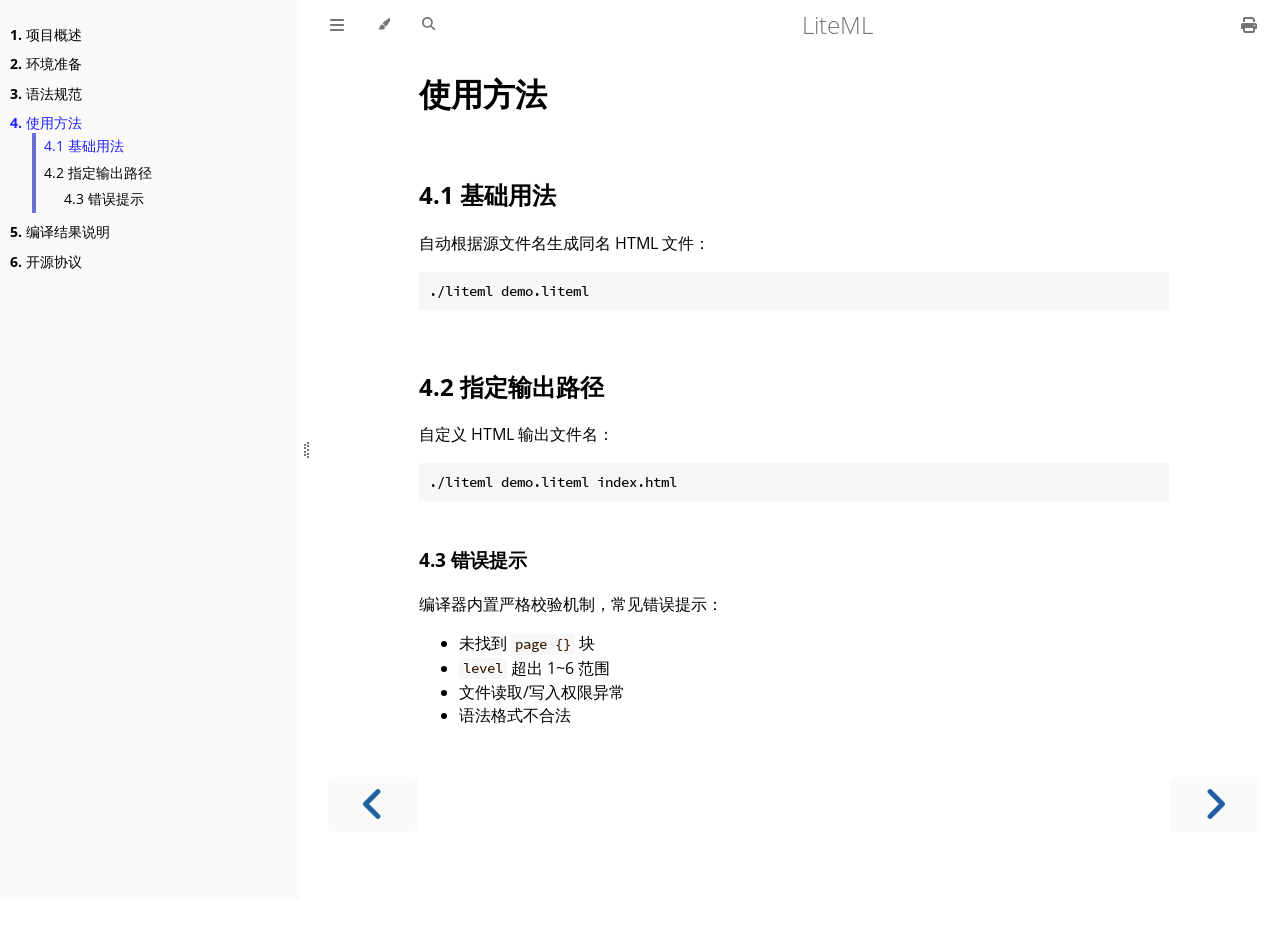
<file: LiteML/book/how_to_use.html>
<!DOCTYPE HTML>
<html lang="zh-cn" class="light sidebar-visible" dir="ltr">
    <head>
        <!-- Book generated using mdBook -->
        <meta charset="UTF-8">
        <title>使用方法 - LiteML</title>


        <!-- Custom HTML head -->

        <meta name="description" content="">
        <meta name="viewport" content="width=device-width, initial-scale=1">
        <meta name="theme-color" content="#ffffff">

        <link rel="icon" href="favicon-de23e50b.svg">
        <link rel="shortcut icon" href="favicon-8114d1fc.png">
        <link rel="stylesheet" href="css/variables-8adf115d.css">
        <link rel="stylesheet" href="css/general-2459343d.css">
        <link rel="stylesheet" href="css/chrome-ae938929.css">
        <link rel="stylesheet" href="css/print-9e4910d8.css" media="print">

        <!-- Fonts -->
        <link rel="stylesheet" href="fonts/fonts-9644e21d.css">

        <!-- Highlight.js Stylesheets -->
        <link rel="stylesheet" id="mdbook-highlight-css" href="highlight-493f70e1.css">
        <link rel="stylesheet" id="mdbook-tomorrow-night-css" href="tomorrow-night-4c0ae647.css">
        <link rel="stylesheet" id="mdbook-ayu-highlight-css" href="ayu-highlight-3fdfc3ac.css">

        <!-- Custom theme stylesheets -->


        <!-- Provide site root and default themes to javascript -->
        <script>
            const path_to_root = "";
            const default_light_theme = "light";
            const default_dark_theme = "navy";
            window.path_to_searchindex_js = "searchindex-e9d29217.js";
        </script>
        <!-- Start loading toc.js asap -->
        <script src="toc-3bcb1965.js"></script>
    </head>
    <body>
    <div id="mdbook-help-container">
        <div id="mdbook-help-popup">
            <h2 class="mdbook-help-title">Keyboard shortcuts</h2>
            <div>
                <p>Press <kbd>←</kbd> or <kbd>→</kbd> to navigate between chapters</p>
                <p>Press <kbd>S</kbd> or <kbd>/</kbd> to search in the book</p>
                <p>Press <kbd>?</kbd> to show this help</p>
                <p>Press <kbd>Esc</kbd> to hide this help</p>
            </div>
        </div>
    </div>
    <div id="mdbook-body-container">
        <!-- Work around some values being stored in localStorage wrapped in quotes -->
        <script>
            try {
                let theme = localStorage.getItem('mdbook-theme');
                let sidebar = localStorage.getItem('mdbook-sidebar');

                if (theme.startsWith('"') && theme.endsWith('"')) {
                    localStorage.setItem('mdbook-theme', theme.slice(1, theme.length - 1));
                }

                if (sidebar.startsWith('"') && sidebar.endsWith('"')) {
                    localStorage.setItem('mdbook-sidebar', sidebar.slice(1, sidebar.length - 1));
                }
            } catch (e) { }
        </script>

        <!-- Set the theme before any content is loaded, prevents flash -->
        <script>
            const default_theme = window.matchMedia("(prefers-color-scheme: dark)").matches ? default_dark_theme : default_light_theme;
            let theme;
            try { theme = localStorage.getItem('mdbook-theme'); } catch(e) { }
            if (theme === null || theme === undefined) { theme = default_theme; }
            const html = document.documentElement;
            html.classList.remove('light')
            html.classList.add(theme);
            html.classList.add("js");
        </script>

        <input type="checkbox" id="mdbook-sidebar-toggle-anchor" class="hidden">

        <!-- Hide / unhide sidebar before it is displayed -->
        <script>
            let sidebar = null;
            const sidebar_toggle = document.getElementById("mdbook-sidebar-toggle-anchor");
            if (document.body.clientWidth >= 1080) {
                try { sidebar = localStorage.getItem('mdbook-sidebar'); } catch(e) { }
                sidebar = sidebar || 'visible';
            } else {
                sidebar = 'hidden';
                sidebar_toggle.checked = false;
            }
            if (sidebar === 'visible') {
                sidebar_toggle.checked = true;
            } else {
                html.classList.remove('sidebar-visible');
            }
        </script>

        <nav id="mdbook-sidebar" class="sidebar" aria-label="Table of contents">
            <!-- populated by js -->
            <mdbook-sidebar-scrollbox class="sidebar-scrollbox"></mdbook-sidebar-scrollbox>
            <noscript>
                <iframe class="sidebar-iframe-outer" src="toc.html"></iframe>
            </noscript>
            <div id="mdbook-sidebar-resize-handle" class="sidebar-resize-handle">
                <div class="sidebar-resize-indicator"></div>
            </div>
        </nav>

        <div id="mdbook-page-wrapper" class="page-wrapper">

            <div class="page">
                <div id="mdbook-menu-bar-hover-placeholder"></div>
                <div id="mdbook-menu-bar" class="menu-bar sticky">
                    <div class="left-buttons">
                        <label id="mdbook-sidebar-toggle" class="icon-button" for="mdbook-sidebar-toggle-anchor" title="Toggle Table of Contents" aria-label="Toggle Table of Contents" aria-controls="mdbook-sidebar">
                            <span class=fa-svg><svg xmlns="http://www.w3.org/2000/svg" viewBox="0 0 448 512"><!--! Font Awesome Free 6.2.0 by @fontawesome - https://fontawesome.com License - https://fontawesome.com/license/free (Icons: CC BY 4.0, Fonts: SIL OFL 1.1, Code: MIT License) Copyright 2022 Fonticons, Inc. --><path d="M0 96C0 78.3 14.3 64 32 64H416c17.7 0 32 14.3 32 32s-14.3 32-32 32H32C14.3 128 0 113.7 0 96zM0 256c0-17.7 14.3-32 32-32H416c17.7 0 32 14.3 32 32s-14.3 32-32 32H32c-17.7 0-32-14.3-32-32zM448 416c0 17.7-14.3 32-32 32H32c-17.7 0-32-14.3-32-32s14.3-32 32-32H416c17.7 0 32 14.3 32 32z"/></svg></span>
                        </label>
                        <button id="mdbook-theme-toggle" class="icon-button" type="button" title="Change theme" aria-label="Change theme" aria-haspopup="true" aria-expanded="false" aria-controls="mdbook-theme-list">
                            <span class=fa-svg><svg xmlns="http://www.w3.org/2000/svg" viewBox="0 0 576 512"><!--! Font Awesome Free 6.2.0 by @fontawesome - https://fontawesome.com License - https://fontawesome.com/license/free (Icons: CC BY 4.0, Fonts: SIL OFL 1.1, Code: MIT License) Copyright 2022 Fonticons, Inc. --><path d="M371.3 367.1c27.3-3.9 51.9-19.4 67.2-42.9L600.2 74.1c12.6-19.5 9.4-45.3-7.6-61.2S549.7-4.4 531.1 9.6L294.4 187.2c-24 18-38.2 46.1-38.4 76.1L371.3 367.1zm-19.6 25.4l-116-104.4C175.9 290.3 128 339.6 128 400c0 3.9 .2 7.8 .6 11.6c1.8 17.5-10.2 36.4-27.8 36.4H96c-17.7 0-32 14.3-32 32s14.3 32 32 32H240c61.9 0 112-50.1 112-112c0-2.5-.1-5-.2-7.5z"/></svg></span>
                        </button>
                        <ul id="mdbook-theme-list" class="theme-popup" aria-label="Themes" role="menu">
                            <li role="none"><button role="menuitem" class="theme" id="mdbook-theme-default_theme">Auto</button></li>
                            <li role="none"><button role="menuitem" class="theme" id="mdbook-theme-light">Light</button></li>
                            <li role="none"><button role="menuitem" class="theme" id="mdbook-theme-rust">Rust</button></li>
                            <li role="none"><button role="menuitem" class="theme" id="mdbook-theme-coal">Coal</button></li>
                            <li role="none"><button role="menuitem" class="theme" id="mdbook-theme-navy">Navy</button></li>
                            <li role="none"><button role="menuitem" class="theme" id="mdbook-theme-ayu">Ayu</button></li>
                        </ul>
                        <button id="mdbook-search-toggle" class="icon-button" type="button" title="Search (`/`)" aria-label="Toggle Searchbar" aria-expanded="false" aria-keyshortcuts="/ s" aria-controls="mdbook-searchbar">
                            <span class=fa-svg><svg xmlns="http://www.w3.org/2000/svg" viewBox="0 0 512 512"><!--! Font Awesome Free 6.2.0 by @fontawesome - https://fontawesome.com License - https://fontawesome.com/license/free (Icons: CC BY 4.0, Fonts: SIL OFL 1.1, Code: MIT License) Copyright 2022 Fonticons, Inc. --><path d="M416 208c0 45.9-14.9 88.3-40 122.7L502.6 457.4c12.5 12.5 12.5 32.8 0 45.3s-32.8 12.5-45.3 0L330.7 376c-34.4 25.2-76.8 40-122.7 40C93.1 416 0 322.9 0 208S93.1 0 208 0S416 93.1 416 208zM208 352c79.5 0 144-64.5 144-144s-64.5-144-144-144S64 128.5 64 208s64.5 144 144 144z"/></svg></span>
                        </button>
                    </div>

                    <h1 class="menu-title">LiteML</h1>

                    <div class="right-buttons">
                        <a href="print.html" title="Print this book" aria-label="Print this book">
                            <span class=fa-svg id="print-button"><svg xmlns="http://www.w3.org/2000/svg" viewBox="0 0 512 512"><!--! Font Awesome Free 6.2.0 by @fontawesome - https://fontawesome.com License - https://fontawesome.com/license/free (Icons: CC BY 4.0, Fonts: SIL OFL 1.1, Code: MIT License) Copyright 2022 Fonticons, Inc. --><path d="M128 0C92.7 0 64 28.7 64 64v96h64V64H354.7L384 93.3V160h64V93.3c0-17-6.7-33.3-18.7-45.3L400 18.7C388 6.7 371.7 0 354.7 0H128zM384 352v32 64H128V384 368 352H384zm64 32h32c17.7 0 32-14.3 32-32V256c0-35.3-28.7-64-64-64H64c-35.3 0-64 28.7-64 64v96c0 17.7 14.3 32 32 32H64v64c0 35.3 28.7 64 64 64H384c35.3 0 64-28.7 64-64V384zm-16-88c-13.3 0-24-10.7-24-24s10.7-24 24-24s24 10.7 24 24s-10.7 24-24 24z"/></svg></span>
                        </a>

                    </div>
                </div>

                <div id="mdbook-search-wrapper" class="hidden">
                    <form id="mdbook-searchbar-outer" class="searchbar-outer">
                        <div class="search-wrapper">
                            <input type="search" id="mdbook-searchbar" name="searchbar" placeholder="Search this book ..." aria-controls="mdbook-searchresults-outer" aria-describedby="searchresults-header">
                            <div class="spinner-wrapper">
                                <span class=fa-svg id="fa-spin"><svg xmlns="http://www.w3.org/2000/svg" viewBox="0 0 512 512"><!--! Font Awesome Free 6.2.0 by @fontawesome - https://fontawesome.com License - https://fontawesome.com/license/free (Icons: CC BY 4.0, Fonts: SIL OFL 1.1, Code: MIT License) Copyright 2022 Fonticons, Inc. --><path d="M304 48c0-26.5-21.5-48-48-48s-48 21.5-48 48s21.5 48 48 48s48-21.5 48-48zm0 416c0-26.5-21.5-48-48-48s-48 21.5-48 48s21.5 48 48 48s48-21.5 48-48zM48 304c26.5 0 48-21.5 48-48s-21.5-48-48-48s-48 21.5-48 48s21.5 48 48 48zm464-48c0-26.5-21.5-48-48-48s-48 21.5-48 48s21.5 48 48 48s48-21.5 48-48zM142.9 437c18.7-18.7 18.7-49.1 0-67.9s-49.1-18.7-67.9 0s-18.7 49.1 0 67.9s49.1 18.7 67.9 0zm0-294.2c18.7-18.7 18.7-49.1 0-67.9S93.7 56.2 75 75s-18.7 49.1 0 67.9s49.1 18.7 67.9 0zM369.1 437c18.7 18.7 49.1 18.7 67.9 0s18.7-49.1 0-67.9s-49.1-18.7-67.9 0s-18.7 49.1 0 67.9z"/></svg></span>
                            </div>
                        </div>
                    </form>
                    <div id="mdbook-searchresults-outer" class="searchresults-outer hidden">
                        <div id="mdbook-searchresults-header" class="searchresults-header"></div>
                        <ul id="mdbook-searchresults">
                        </ul>
                    </div>
                </div>

                <!-- Apply ARIA attributes after the sidebar and the sidebar toggle button are added to the DOM -->
                <script>
                    document.getElementById('mdbook-sidebar-toggle').setAttribute('aria-expanded', sidebar === 'visible');
                    document.getElementById('mdbook-sidebar').setAttribute('aria-hidden', sidebar !== 'visible');
                    Array.from(document.querySelectorAll('#mdbook-sidebar a')).forEach(function(link) {
                        link.setAttribute('tabIndex', sidebar === 'visible' ? 0 : -1);
                    });
                </script>

                <div id="mdbook-content" class="content">
                    <main>
                        <h1 id="使用方法"><a class="header" href="#使用方法">使用方法</a></h1>
<h2 id="41-基础用法"><a class="header" href="#41-基础用法">4.1 基础用法</a></h2>
<p>自动根据源文件名生成同名 HTML 文件：</p>
<pre><code class="language-bash">./liteml demo.liteml
</code></pre>
<h2 id="42-指定输出路径"><a class="header" href="#42-指定输出路径">4.2 指定输出路径</a></h2>
<p>自定义 HTML 输出文件名：</p>
<pre><code class="language-bash">./liteml demo.liteml index.html
</code></pre>
<h3 id="43-错误提示"><a class="header" href="#43-错误提示">4.3 错误提示</a></h3>
<p>编译器内置严格校验机制，常见错误提示：</p>
<ul>
<li>未找到 <code>page {}</code> 块</li>
<li><code>level</code> 超出 1~6 范围</li>
<li>文件读取/写入权限异常</li>
<li>语法格式不合法</li>
</ul>

                    </main>

                    <nav class="nav-wrapper" aria-label="Page navigation">
                        <!-- Mobile navigation buttons -->
                            <a rel="prev" href="grammar_norms.html" class="mobile-nav-chapters previous" title="Previous chapter" aria-label="Previous chapter" aria-keyshortcuts="Left">
                                <span class=fa-svg><svg xmlns="http://www.w3.org/2000/svg" viewBox="0 0 320 512"><!--! Font Awesome Free 6.2.0 by @fontawesome - https://fontawesome.com License - https://fontawesome.com/license/free (Icons: CC BY 4.0, Fonts: SIL OFL 1.1, Code: MIT License) Copyright 2022 Fonticons, Inc. --><path d="M41.4 233.4c-12.5 12.5-12.5 32.8 0 45.3l160 160c12.5 12.5 32.8 12.5 45.3 0s12.5-32.8 0-45.3L109.3 256 246.6 118.6c12.5-12.5 12.5-32.8 0-45.3s-32.8-12.5-45.3 0l-160 160z"/></svg></span>
                            </a>

                            <a rel="next prefetch" href="compilation_result_description.html" class="mobile-nav-chapters next" title="Next chapter" aria-label="Next chapter" aria-keyshortcuts="Right">
                                <span class=fa-svg><svg xmlns="http://www.w3.org/2000/svg" viewBox="0 0 320 512"><!--! Font Awesome Free 6.2.0 by @fontawesome - https://fontawesome.com License - https://fontawesome.com/license/free (Icons: CC BY 4.0, Fonts: SIL OFL 1.1, Code: MIT License) Copyright 2022 Fonticons, Inc. --><path d="M278.6 233.4c12.5 12.5 12.5 32.8 0 45.3l-160 160c-12.5 12.5-32.8 12.5-45.3 0s-12.5-32.8 0-45.3L210.7 256 73.4 118.6c-12.5-12.5-12.5-32.8 0-45.3s32.8-12.5 45.3 0l160 160z"/></svg></span>
                            </a>

                        <div style="clear: both"></div>
                    </nav>
                </div>
            </div>

            <nav class="nav-wide-wrapper" aria-label="Page navigation">
                    <a rel="prev" href="grammar_norms.html" class="nav-chapters previous" title="Previous chapter" aria-label="Previous chapter" aria-keyshortcuts="Left">
                        <span class=fa-svg><svg xmlns="http://www.w3.org/2000/svg" viewBox="0 0 320 512"><!--! Font Awesome Free 6.2.0 by @fontawesome - https://fontawesome.com License - https://fontawesome.com/license/free (Icons: CC BY 4.0, Fonts: SIL OFL 1.1, Code: MIT License) Copyright 2022 Fonticons, Inc. --><path d="M41.4 233.4c-12.5 12.5-12.5 32.8 0 45.3l160 160c12.5 12.5 32.8 12.5 45.3 0s12.5-32.8 0-45.3L109.3 256 246.6 118.6c12.5-12.5 12.5-32.8 0-45.3s-32.8-12.5-45.3 0l-160 160z"/></svg></span>
                    </a>

                    <a rel="next prefetch" href="compilation_result_description.html" class="nav-chapters next" title="Next chapter" aria-label="Next chapter" aria-keyshortcuts="Right">
                        <span class=fa-svg><svg xmlns="http://www.w3.org/2000/svg" viewBox="0 0 320 512"><!--! Font Awesome Free 6.2.0 by @fontawesome - https://fontawesome.com License - https://fontawesome.com/license/free (Icons: CC BY 4.0, Fonts: SIL OFL 1.1, Code: MIT License) Copyright 2022 Fonticons, Inc. --><path d="M278.6 233.4c12.5 12.5 12.5 32.8 0 45.3l-160 160c-12.5 12.5-32.8 12.5-45.3 0s-12.5-32.8 0-45.3L210.7 256 73.4 118.6c-12.5-12.5-12.5-32.8 0-45.3s32.8-12.5 45.3 0l160 160z"/></svg></span>
                    </a>
            </nav>

        </div>

        <template id=fa-eye><span class=fa-svg><svg xmlns="http://www.w3.org/2000/svg" viewBox="0 0 576 512"><!--! Font Awesome Free 6.2.0 by @fontawesome - https://fontawesome.com License - https://fontawesome.com/license/free (Icons: CC BY 4.0, Fonts: SIL OFL 1.1, Code: MIT License) Copyright 2022 Fonticons, Inc. --><path d="M288 32c-80.8 0-145.5 36.8-192.6 80.6C48.6 156 17.3 208 2.5 243.7c-3.3 7.9-3.3 16.7 0 24.6C17.3 304 48.6 356 95.4 399.4C142.5 443.2 207.2 480 288 480s145.5-36.8 192.6-80.6c46.8-43.5 78.1-95.4 93-131.1c3.3-7.9 3.3-16.7 0-24.6c-14.9-35.7-46.2-87.7-93-131.1C433.5 68.8 368.8 32 288 32zM432 256c0 79.5-64.5 144-144 144s-144-64.5-144-144s64.5-144 144-144s144 64.5 144 144zM288 192c0 35.3-28.7 64-64 64c-11.5 0-22.3-3-31.6-8.4c-.2 2.8-.4 5.5-.4 8.4c0 53 43 96 96 96s96-43 96-96s-43-96-96-96c-2.8 0-5.6 .1-8.4 .4c5.3 9.3 8.4 20.1 8.4 31.6z"/></svg></span></template>
        <template id=fa-eye-slash><span class=fa-svg><svg xmlns="http://www.w3.org/2000/svg" viewBox="0 0 640 512"><!--! Font Awesome Free 6.2.0 by @fontawesome - https://fontawesome.com License - https://fontawesome.com/license/free (Icons: CC BY 4.0, Fonts: SIL OFL 1.1, Code: MIT License) Copyright 2022 Fonticons, Inc. --><path d="M38.8 5.1C28.4-3.1 13.3-1.2 5.1 9.2S-1.2 34.7 9.2 42.9l592 464c10.4 8.2 25.5 6.3 33.7-4.1s6.3-25.5-4.1-33.7L525.6 386.7c39.6-40.6 66.4-86.1 79.9-118.4c3.3-7.9 3.3-16.7 0-24.6c-14.9-35.7-46.2-87.7-93-131.1C465.5 68.8 400.8 32 320 32c-68.2 0-125 26.3-169.3 60.8L38.8 5.1zM223.1 149.5C248.6 126.2 282.7 112 320 112c79.5 0 144 64.5 144 144c0 24.9-6.3 48.3-17.4 68.7L408 294.5c5.2-11.8 8-24.8 8-38.5c0-53-43-96-96-96c-2.8 0-5.6 .1-8.4 .4c5.3 9.3 8.4 20.1 8.4 31.6c0 10.2-2.4 19.8-6.6 28.3l-90.3-70.8zm223.1 298L373 389.9c-16.4 6.5-34.3 10.1-53 10.1c-79.5 0-144-64.5-144-144c0-6.9 .5-13.6 1.4-20.2L83.1 161.5C60.3 191.2 44 220.8 34.5 243.7c-3.3 7.9-3.3 16.7 0 24.6c14.9 35.7 46.2 87.7 93 131.1C174.5 443.2 239.2 480 320 480c47.8 0 89.9-12.9 126.2-32.5z"/></svg></span></template>
        <template id=fa-copy><span class=fa-svg><svg xmlns="http://www.w3.org/2000/svg" viewBox="0 0 512 512"><!--! Font Awesome Free 6.2.0 by @fontawesome - https://fontawesome.com License - https://fontawesome.com/license/free (Icons: CC BY 4.0, Fonts: SIL OFL 1.1, Code: MIT License) Copyright 2022 Fonticons, Inc. --><path d="M502.6 70.63l-61.25-61.25C435.4 3.371 427.2 0 418.7 0H255.1c-35.35 0-64 28.66-64 64l.0195 256C192 355.4 220.7 384 256 384h192c35.2 0 64-28.8 64-64V93.25C512 84.77 508.6 76.63 502.6 70.63zM464 320c0 8.836-7.164 16-16 16H255.1c-8.838 0-16-7.164-16-16L239.1 64.13c0-8.836 7.164-16 16-16h128L384 96c0 17.67 14.33 32 32 32h47.1V320zM272 448c0 8.836-7.164 16-16 16H63.1c-8.838 0-16-7.164-16-16L47.98 192.1c0-8.836 7.164-16 16-16H160V128H63.99c-35.35 0-64 28.65-64 64l.0098 256C.002 483.3 28.66 512 64 512h192c35.2 0 64-28.8 64-64v-32h-47.1L272 448z"/></svg></span></template>
        <template id=fa-play><span class=fa-svg><svg xmlns="http://www.w3.org/2000/svg" viewBox="0 0 384 512"><!--! Font Awesome Free 6.2.0 by @fontawesome - https://fontawesome.com License - https://fontawesome.com/license/free (Icons: CC BY 4.0, Fonts: SIL OFL 1.1, Code: MIT License) Copyright 2022 Fonticons, Inc. --><path d="M73 39c-14.8-9.1-33.4-9.4-48.5-.9S0 62.6 0 80V432c0 17.4 9.4 33.4 24.5 41.9s33.7 8.1 48.5-.9L361 297c14.3-8.7 23-24.2 23-41s-8.7-32.2-23-41L73 39z"/></svg></span></template>
        <template id=fa-clock-rotate-left><span class=fa-svg><svg xmlns="http://www.w3.org/2000/svg" viewBox="0 0 512 512"><!--! Font Awesome Free 6.2.0 by @fontawesome - https://fontawesome.com License - https://fontawesome.com/license/free (Icons: CC BY 4.0, Fonts: SIL OFL 1.1, Code: MIT License) Copyright 2022 Fonticons, Inc. --><path d="M75 75L41 41C25.9 25.9 0 36.6 0 57.9V168c0 13.3 10.7 24 24 24H134.1c21.4 0 32.1-25.9 17-41l-30.8-30.8C155 85.5 203 64 256 64c106 0 192 86 192 192s-86 192-192 192c-40.8 0-78.6-12.7-109.7-34.4c-14.5-10.1-34.4-6.6-44.6 7.9s-6.6 34.4 7.9 44.6C151.2 495 201.7 512 256 512c141.4 0 256-114.6 256-256S397.4 0 256 0C185.3 0 121.3 28.7 75 75zm181 53c-13.3 0-24 10.7-24 24V256c0 6.4 2.5 12.5 7 17l72 72c9.4 9.4 24.6 9.4 33.9 0s9.4-24.6 0-33.9l-65-65V152c0-13.3-10.7-24-24-24z"/></svg></span></template>



        <script>
            window.playground_copyable = true;
        </script>


        <script src="elasticlunr-ef4e11c1.min.js"></script>
        <script src="mark-09e88c2c.min.js"></script>
        <script src="searcher-c2a407aa.js"></script>

        <script src="clipboard-1626706a.min.js"></script>
        <script src="highlight-abc7f01d.js"></script>
        <script src="book-a0b12cfe.js"></script>

        <!-- Custom JS scripts -->



    </div>
    </body>
</html>
</file>
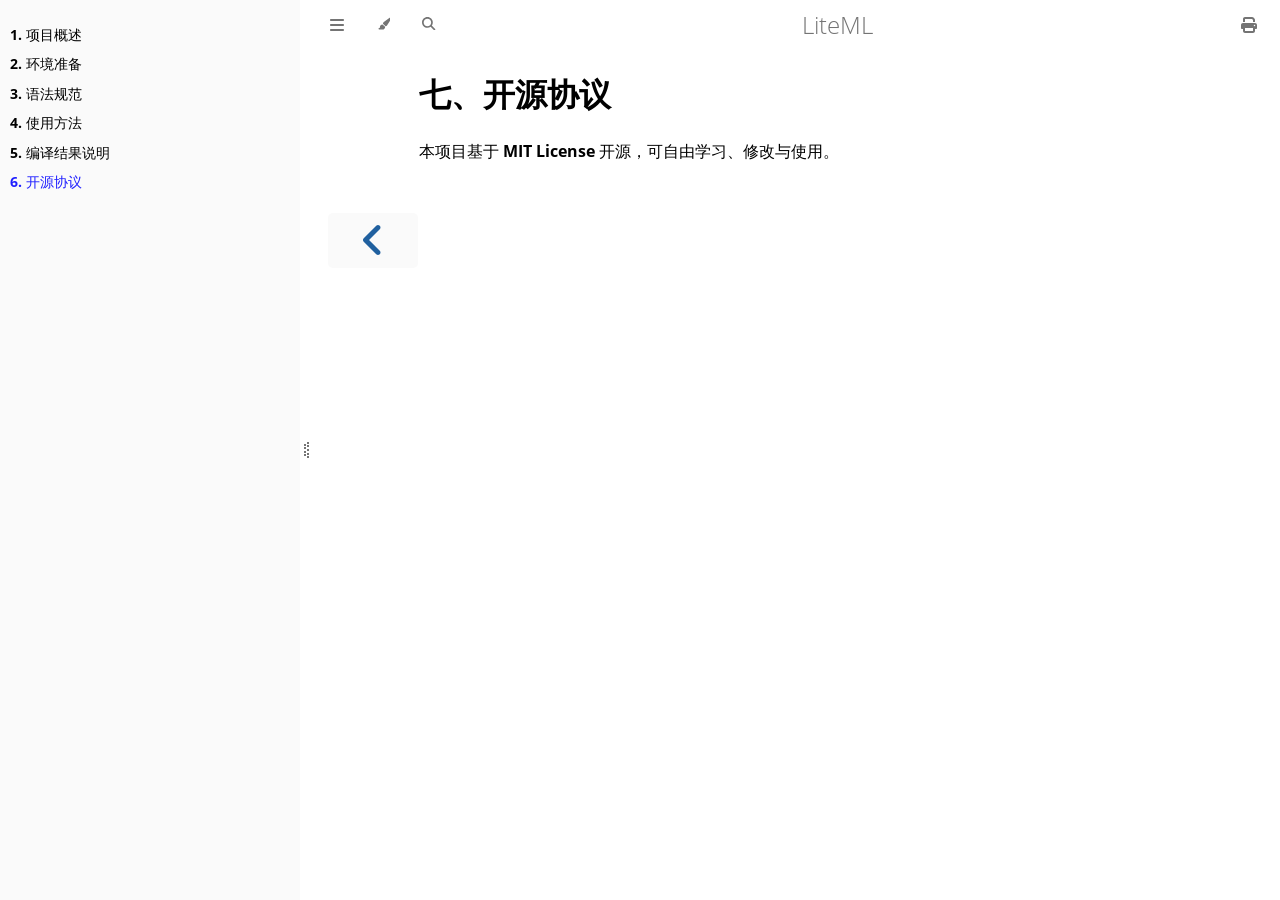
<file: LiteML/book/open_source_license.html>
<!DOCTYPE HTML>
<html lang="zh-cn" class="light sidebar-visible" dir="ltr">
    <head>
        <!-- Book generated using mdBook -->
        <meta charset="UTF-8">
        <title>开源协议 - LiteML</title>


        <!-- Custom HTML head -->

        <meta name="description" content="">
        <meta name="viewport" content="width=device-width, initial-scale=1">
        <meta name="theme-color" content="#ffffff">

        <link rel="icon" href="favicon-de23e50b.svg">
        <link rel="shortcut icon" href="favicon-8114d1fc.png">
        <link rel="stylesheet" href="css/variables-8adf115d.css">
        <link rel="stylesheet" href="css/general-2459343d.css">
        <link rel="stylesheet" href="css/chrome-ae938929.css">
        <link rel="stylesheet" href="css/print-9e4910d8.css" media="print">

        <!-- Fonts -->
        <link rel="stylesheet" href="fonts/fonts-9644e21d.css">

        <!-- Highlight.js Stylesheets -->
        <link rel="stylesheet" id="mdbook-highlight-css" href="highlight-493f70e1.css">
        <link rel="stylesheet" id="mdbook-tomorrow-night-css" href="tomorrow-night-4c0ae647.css">
        <link rel="stylesheet" id="mdbook-ayu-highlight-css" href="ayu-highlight-3fdfc3ac.css">

        <!-- Custom theme stylesheets -->


        <!-- Provide site root and default themes to javascript -->
        <script>
            const path_to_root = "";
            const default_light_theme = "light";
            const default_dark_theme = "navy";
            window.path_to_searchindex_js = "searchindex-e9d29217.js";
        </script>
        <!-- Start loading toc.js asap -->
        <script src="toc-3bcb1965.js"></script>
    </head>
    <body>
    <div id="mdbook-help-container">
        <div id="mdbook-help-popup">
            <h2 class="mdbook-help-title">Keyboard shortcuts</h2>
            <div>
                <p>Press <kbd>←</kbd> or <kbd>→</kbd> to navigate between chapters</p>
                <p>Press <kbd>S</kbd> or <kbd>/</kbd> to search in the book</p>
                <p>Press <kbd>?</kbd> to show this help</p>
                <p>Press <kbd>Esc</kbd> to hide this help</p>
            </div>
        </div>
    </div>
    <div id="mdbook-body-container">
        <!-- Work around some values being stored in localStorage wrapped in quotes -->
        <script>
            try {
                let theme = localStorage.getItem('mdbook-theme');
                let sidebar = localStorage.getItem('mdbook-sidebar');

                if (theme.startsWith('"') && theme.endsWith('"')) {
                    localStorage.setItem('mdbook-theme', theme.slice(1, theme.length - 1));
                }

                if (sidebar.startsWith('"') && sidebar.endsWith('"')) {
                    localStorage.setItem('mdbook-sidebar', sidebar.slice(1, sidebar.length - 1));
                }
            } catch (e) { }
        </script>

        <!-- Set the theme before any content is loaded, prevents flash -->
        <script>
            const default_theme = window.matchMedia("(prefers-color-scheme: dark)").matches ? default_dark_theme : default_light_theme;
            let theme;
            try { theme = localStorage.getItem('mdbook-theme'); } catch(e) { }
            if (theme === null || theme === undefined) { theme = default_theme; }
            const html = document.documentElement;
            html.classList.remove('light')
            html.classList.add(theme);
            html.classList.add("js");
        </script>

        <input type="checkbox" id="mdbook-sidebar-toggle-anchor" class="hidden">

        <!-- Hide / unhide sidebar before it is displayed -->
        <script>
            let sidebar = null;
            const sidebar_toggle = document.getElementById("mdbook-sidebar-toggle-anchor");
            if (document.body.clientWidth >= 1080) {
                try { sidebar = localStorage.getItem('mdbook-sidebar'); } catch(e) { }
                sidebar = sidebar || 'visible';
            } else {
                sidebar = 'hidden';
                sidebar_toggle.checked = false;
            }
            if (sidebar === 'visible') {
                sidebar_toggle.checked = true;
            } else {
                html.classList.remove('sidebar-visible');
            }
        </script>

        <nav id="mdbook-sidebar" class="sidebar" aria-label="Table of contents">
            <!-- populated by js -->
            <mdbook-sidebar-scrollbox class="sidebar-scrollbox"></mdbook-sidebar-scrollbox>
            <noscript>
                <iframe class="sidebar-iframe-outer" src="toc.html"></iframe>
            </noscript>
            <div id="mdbook-sidebar-resize-handle" class="sidebar-resize-handle">
                <div class="sidebar-resize-indicator"></div>
            </div>
        </nav>

        <div id="mdbook-page-wrapper" class="page-wrapper">

            <div class="page">
                <div id="mdbook-menu-bar-hover-placeholder"></div>
                <div id="mdbook-menu-bar" class="menu-bar sticky">
                    <div class="left-buttons">
                        <label id="mdbook-sidebar-toggle" class="icon-button" for="mdbook-sidebar-toggle-anchor" title="Toggle Table of Contents" aria-label="Toggle Table of Contents" aria-controls="mdbook-sidebar">
                            <span class=fa-svg><svg xmlns="http://www.w3.org/2000/svg" viewBox="0 0 448 512"><!--! Font Awesome Free 6.2.0 by @fontawesome - https://fontawesome.com License - https://fontawesome.com/license/free (Icons: CC BY 4.0, Fonts: SIL OFL 1.1, Code: MIT License) Copyright 2022 Fonticons, Inc. --><path d="M0 96C0 78.3 14.3 64 32 64H416c17.7 0 32 14.3 32 32s-14.3 32-32 32H32C14.3 128 0 113.7 0 96zM0 256c0-17.7 14.3-32 32-32H416c17.7 0 32 14.3 32 32s-14.3 32-32 32H32c-17.7 0-32-14.3-32-32zM448 416c0 17.7-14.3 32-32 32H32c-17.7 0-32-14.3-32-32s14.3-32 32-32H416c17.7 0 32 14.3 32 32z"/></svg></span>
                        </label>
                        <button id="mdbook-theme-toggle" class="icon-button" type="button" title="Change theme" aria-label="Change theme" aria-haspopup="true" aria-expanded="false" aria-controls="mdbook-theme-list">
                            <span class=fa-svg><svg xmlns="http://www.w3.org/2000/svg" viewBox="0 0 576 512"><!--! Font Awesome Free 6.2.0 by @fontawesome - https://fontawesome.com License - https://fontawesome.com/license/free (Icons: CC BY 4.0, Fonts: SIL OFL 1.1, Code: MIT License) Copyright 2022 Fonticons, Inc. --><path d="M371.3 367.1c27.3-3.9 51.9-19.4 67.2-42.9L600.2 74.1c12.6-19.5 9.4-45.3-7.6-61.2S549.7-4.4 531.1 9.6L294.4 187.2c-24 18-38.2 46.1-38.4 76.1L371.3 367.1zm-19.6 25.4l-116-104.4C175.9 290.3 128 339.6 128 400c0 3.9 .2 7.8 .6 11.6c1.8 17.5-10.2 36.4-27.8 36.4H96c-17.7 0-32 14.3-32 32s14.3 32 32 32H240c61.9 0 112-50.1 112-112c0-2.5-.1-5-.2-7.5z"/></svg></span>
                        </button>
                        <ul id="mdbook-theme-list" class="theme-popup" aria-label="Themes" role="menu">
                            <li role="none"><button role="menuitem" class="theme" id="mdbook-theme-default_theme">Auto</button></li>
                            <li role="none"><button role="menuitem" class="theme" id="mdbook-theme-light">Light</button></li>
                            <li role="none"><button role="menuitem" class="theme" id="mdbook-theme-rust">Rust</button></li>
                            <li role="none"><button role="menuitem" class="theme" id="mdbook-theme-coal">Coal</button></li>
                            <li role="none"><button role="menuitem" class="theme" id="mdbook-theme-navy">Navy</button></li>
                            <li role="none"><button role="menuitem" class="theme" id="mdbook-theme-ayu">Ayu</button></li>
                        </ul>
                        <button id="mdbook-search-toggle" class="icon-button" type="button" title="Search (`/`)" aria-label="Toggle Searchbar" aria-expanded="false" aria-keyshortcuts="/ s" aria-controls="mdbook-searchbar">
                            <span class=fa-svg><svg xmlns="http://www.w3.org/2000/svg" viewBox="0 0 512 512"><!--! Font Awesome Free 6.2.0 by @fontawesome - https://fontawesome.com License - https://fontawesome.com/license/free (Icons: CC BY 4.0, Fonts: SIL OFL 1.1, Code: MIT License) Copyright 2022 Fonticons, Inc. --><path d="M416 208c0 45.9-14.9 88.3-40 122.7L502.6 457.4c12.5 12.5 12.5 32.8 0 45.3s-32.8 12.5-45.3 0L330.7 376c-34.4 25.2-76.8 40-122.7 40C93.1 416 0 322.9 0 208S93.1 0 208 0S416 93.1 416 208zM208 352c79.5 0 144-64.5 144-144s-64.5-144-144-144S64 128.5 64 208s64.5 144 144 144z"/></svg></span>
                        </button>
                    </div>

                    <h1 class="menu-title">LiteML</h1>

                    <div class="right-buttons">
                        <a href="print.html" title="Print this book" aria-label="Print this book">
                            <span class=fa-svg id="print-button"><svg xmlns="http://www.w3.org/2000/svg" viewBox="0 0 512 512"><!--! Font Awesome Free 6.2.0 by @fontawesome - https://fontawesome.com License - https://fontawesome.com/license/free (Icons: CC BY 4.0, Fonts: SIL OFL 1.1, Code: MIT License) Copyright 2022 Fonticons, Inc. --><path d="M128 0C92.7 0 64 28.7 64 64v96h64V64H354.7L384 93.3V160h64V93.3c0-17-6.7-33.3-18.7-45.3L400 18.7C388 6.7 371.7 0 354.7 0H128zM384 352v32 64H128V384 368 352H384zm64 32h32c17.7 0 32-14.3 32-32V256c0-35.3-28.7-64-64-64H64c-35.3 0-64 28.7-64 64v96c0 17.7 14.3 32 32 32H64v64c0 35.3 28.7 64 64 64H384c35.3 0 64-28.7 64-64V384zm-16-88c-13.3 0-24-10.7-24-24s10.7-24 24-24s24 10.7 24 24s-10.7 24-24 24z"/></svg></span>
                        </a>

                    </div>
                </div>

                <div id="mdbook-search-wrapper" class="hidden">
                    <form id="mdbook-searchbar-outer" class="searchbar-outer">
                        <div class="search-wrapper">
                            <input type="search" id="mdbook-searchbar" name="searchbar" placeholder="Search this book ..." aria-controls="mdbook-searchresults-outer" aria-describedby="searchresults-header">
                            <div class="spinner-wrapper">
                                <span class=fa-svg id="fa-spin"><svg xmlns="http://www.w3.org/2000/svg" viewBox="0 0 512 512"><!--! Font Awesome Free 6.2.0 by @fontawesome - https://fontawesome.com License - https://fontawesome.com/license/free (Icons: CC BY 4.0, Fonts: SIL OFL 1.1, Code: MIT License) Copyright 2022 Fonticons, Inc. --><path d="M304 48c0-26.5-21.5-48-48-48s-48 21.5-48 48s21.5 48 48 48s48-21.5 48-48zm0 416c0-26.5-21.5-48-48-48s-48 21.5-48 48s21.5 48 48 48s48-21.5 48-48zM48 304c26.5 0 48-21.5 48-48s-21.5-48-48-48s-48 21.5-48 48s21.5 48 48 48zm464-48c0-26.5-21.5-48-48-48s-48 21.5-48 48s21.5 48 48 48s48-21.5 48-48zM142.9 437c18.7-18.7 18.7-49.1 0-67.9s-49.1-18.7-67.9 0s-18.7 49.1 0 67.9s49.1 18.7 67.9 0zm0-294.2c18.7-18.7 18.7-49.1 0-67.9S93.7 56.2 75 75s-18.7 49.1 0 67.9s49.1 18.7 67.9 0zM369.1 437c18.7 18.7 49.1 18.7 67.9 0s18.7-49.1 0-67.9s-49.1-18.7-67.9 0s-18.7 49.1 0 67.9z"/></svg></span>
                            </div>
                        </div>
                    </form>
                    <div id="mdbook-searchresults-outer" class="searchresults-outer hidden">
                        <div id="mdbook-searchresults-header" class="searchresults-header"></div>
                        <ul id="mdbook-searchresults">
                        </ul>
                    </div>
                </div>

                <!-- Apply ARIA attributes after the sidebar and the sidebar toggle button are added to the DOM -->
                <script>
                    document.getElementById('mdbook-sidebar-toggle').setAttribute('aria-expanded', sidebar === 'visible');
                    document.getElementById('mdbook-sidebar').setAttribute('aria-hidden', sidebar !== 'visible');
                    Array.from(document.querySelectorAll('#mdbook-sidebar a')).forEach(function(link) {
                        link.setAttribute('tabIndex', sidebar === 'visible' ? 0 : -1);
                    });
                </script>

                <div id="mdbook-content" class="content">
                    <main>
                        <h1 id="七开源协议"><a class="header" href="#七开源协议">七、开源协议</a></h1>
<p>本项目基于 <strong>MIT License</strong> 开源，可自由学习、修改与使用。</p>

                    </main>

                    <nav class="nav-wrapper" aria-label="Page navigation">
                        <!-- Mobile navigation buttons -->
                            <a rel="prev" href="compilation_result_description.html" class="mobile-nav-chapters previous" title="Previous chapter" aria-label="Previous chapter" aria-keyshortcuts="Left">
                                <span class=fa-svg><svg xmlns="http://www.w3.org/2000/svg" viewBox="0 0 320 512"><!--! Font Awesome Free 6.2.0 by @fontawesome - https://fontawesome.com License - https://fontawesome.com/license/free (Icons: CC BY 4.0, Fonts: SIL OFL 1.1, Code: MIT License) Copyright 2022 Fonticons, Inc. --><path d="M41.4 233.4c-12.5 12.5-12.5 32.8 0 45.3l160 160c12.5 12.5 32.8 12.5 45.3 0s12.5-32.8 0-45.3L109.3 256 246.6 118.6c12.5-12.5 12.5-32.8 0-45.3s-32.8-12.5-45.3 0l-160 160z"/></svg></span>
                            </a>


                        <div style="clear: both"></div>
                    </nav>
                </div>
            </div>

            <nav class="nav-wide-wrapper" aria-label="Page navigation">
                    <a rel="prev" href="compilation_result_description.html" class="nav-chapters previous" title="Previous chapter" aria-label="Previous chapter" aria-keyshortcuts="Left">
                        <span class=fa-svg><svg xmlns="http://www.w3.org/2000/svg" viewBox="0 0 320 512"><!--! Font Awesome Free 6.2.0 by @fontawesome - https://fontawesome.com License - https://fontawesome.com/license/free (Icons: CC BY 4.0, Fonts: SIL OFL 1.1, Code: MIT License) Copyright 2022 Fonticons, Inc. --><path d="M41.4 233.4c-12.5 12.5-12.5 32.8 0 45.3l160 160c12.5 12.5 32.8 12.5 45.3 0s12.5-32.8 0-45.3L109.3 256 246.6 118.6c12.5-12.5 12.5-32.8 0-45.3s-32.8-12.5-45.3 0l-160 160z"/></svg></span>
                    </a>

            </nav>

        </div>

        <template id=fa-eye><span class=fa-svg><svg xmlns="http://www.w3.org/2000/svg" viewBox="0 0 576 512"><!--! Font Awesome Free 6.2.0 by @fontawesome - https://fontawesome.com License - https://fontawesome.com/license/free (Icons: CC BY 4.0, Fonts: SIL OFL 1.1, Code: MIT License) Copyright 2022 Fonticons, Inc. --><path d="M288 32c-80.8 0-145.5 36.8-192.6 80.6C48.6 156 17.3 208 2.5 243.7c-3.3 7.9-3.3 16.7 0 24.6C17.3 304 48.6 356 95.4 399.4C142.5 443.2 207.2 480 288 480s145.5-36.8 192.6-80.6c46.8-43.5 78.1-95.4 93-131.1c3.3-7.9 3.3-16.7 0-24.6c-14.9-35.7-46.2-87.7-93-131.1C433.5 68.8 368.8 32 288 32zM432 256c0 79.5-64.5 144-144 144s-144-64.5-144-144s64.5-144 144-144s144 64.5 144 144zM288 192c0 35.3-28.7 64-64 64c-11.5 0-22.3-3-31.6-8.4c-.2 2.8-.4 5.5-.4 8.4c0 53 43 96 96 96s96-43 96-96s-43-96-96-96c-2.8 0-5.6 .1-8.4 .4c5.3 9.3 8.4 20.1 8.4 31.6z"/></svg></span></template>
        <template id=fa-eye-slash><span class=fa-svg><svg xmlns="http://www.w3.org/2000/svg" viewBox="0 0 640 512"><!--! Font Awesome Free 6.2.0 by @fontawesome - https://fontawesome.com License - https://fontawesome.com/license/free (Icons: CC BY 4.0, Fonts: SIL OFL 1.1, Code: MIT License) Copyright 2022 Fonticons, Inc. --><path d="M38.8 5.1C28.4-3.1 13.3-1.2 5.1 9.2S-1.2 34.7 9.2 42.9l592 464c10.4 8.2 25.5 6.3 33.7-4.1s6.3-25.5-4.1-33.7L525.6 386.7c39.6-40.6 66.4-86.1 79.9-118.4c3.3-7.9 3.3-16.7 0-24.6c-14.9-35.7-46.2-87.7-93-131.1C465.5 68.8 400.8 32 320 32c-68.2 0-125 26.3-169.3 60.8L38.8 5.1zM223.1 149.5C248.6 126.2 282.7 112 320 112c79.5 0 144 64.5 144 144c0 24.9-6.3 48.3-17.4 68.7L408 294.5c5.2-11.8 8-24.8 8-38.5c0-53-43-96-96-96c-2.8 0-5.6 .1-8.4 .4c5.3 9.3 8.4 20.1 8.4 31.6c0 10.2-2.4 19.8-6.6 28.3l-90.3-70.8zm223.1 298L373 389.9c-16.4 6.5-34.3 10.1-53 10.1c-79.5 0-144-64.5-144-144c0-6.9 .5-13.6 1.4-20.2L83.1 161.5C60.3 191.2 44 220.8 34.5 243.7c-3.3 7.9-3.3 16.7 0 24.6c14.9 35.7 46.2 87.7 93 131.1C174.5 443.2 239.2 480 320 480c47.8 0 89.9-12.9 126.2-32.5z"/></svg></span></template>
        <template id=fa-copy><span class=fa-svg><svg xmlns="http://www.w3.org/2000/svg" viewBox="0 0 512 512"><!--! Font Awesome Free 6.2.0 by @fontawesome - https://fontawesome.com License - https://fontawesome.com/license/free (Icons: CC BY 4.0, Fonts: SIL OFL 1.1, Code: MIT License) Copyright 2022 Fonticons, Inc. --><path d="M502.6 70.63l-61.25-61.25C435.4 3.371 427.2 0 418.7 0H255.1c-35.35 0-64 28.66-64 64l.0195 256C192 355.4 220.7 384 256 384h192c35.2 0 64-28.8 64-64V93.25C512 84.77 508.6 76.63 502.6 70.63zM464 320c0 8.836-7.164 16-16 16H255.1c-8.838 0-16-7.164-16-16L239.1 64.13c0-8.836 7.164-16 16-16h128L384 96c0 17.67 14.33 32 32 32h47.1V320zM272 448c0 8.836-7.164 16-16 16H63.1c-8.838 0-16-7.164-16-16L47.98 192.1c0-8.836 7.164-16 16-16H160V128H63.99c-35.35 0-64 28.65-64 64l.0098 256C.002 483.3 28.66 512 64 512h192c35.2 0 64-28.8 64-64v-32h-47.1L272 448z"/></svg></span></template>
        <template id=fa-play><span class=fa-svg><svg xmlns="http://www.w3.org/2000/svg" viewBox="0 0 384 512"><!--! Font Awesome Free 6.2.0 by @fontawesome - https://fontawesome.com License - https://fontawesome.com/license/free (Icons: CC BY 4.0, Fonts: SIL OFL 1.1, Code: MIT License) Copyright 2022 Fonticons, Inc. --><path d="M73 39c-14.8-9.1-33.4-9.4-48.5-.9S0 62.6 0 80V432c0 17.4 9.4 33.4 24.5 41.9s33.7 8.1 48.5-.9L361 297c14.3-8.7 23-24.2 23-41s-8.7-32.2-23-41L73 39z"/></svg></span></template>
        <template id=fa-clock-rotate-left><span class=fa-svg><svg xmlns="http://www.w3.org/2000/svg" viewBox="0 0 512 512"><!--! Font Awesome Free 6.2.0 by @fontawesome - https://fontawesome.com License - https://fontawesome.com/license/free (Icons: CC BY 4.0, Fonts: SIL OFL 1.1, Code: MIT License) Copyright 2022 Fonticons, Inc. --><path d="M75 75L41 41C25.9 25.9 0 36.6 0 57.9V168c0 13.3 10.7 24 24 24H134.1c21.4 0 32.1-25.9 17-41l-30.8-30.8C155 85.5 203 64 256 64c106 0 192 86 192 192s-86 192-192 192c-40.8 0-78.6-12.7-109.7-34.4c-14.5-10.1-34.4-6.6-44.6 7.9s-6.6 34.4 7.9 44.6C151.2 495 201.7 512 256 512c141.4 0 256-114.6 256-256S397.4 0 256 0C185.3 0 121.3 28.7 75 75zm181 53c-13.3 0-24 10.7-24 24V256c0 6.4 2.5 12.5 7 17l72 72c9.4 9.4 24.6 9.4 33.9 0s9.4-24.6 0-33.9l-65-65V152c0-13.3-10.7-24-24-24z"/></svg></span></template>



        <script>
            window.playground_copyable = true;
        </script>


        <script src="elasticlunr-ef4e11c1.min.js"></script>
        <script src="mark-09e88c2c.min.js"></script>
        <script src="searcher-c2a407aa.js"></script>

        <script src="clipboard-1626706a.min.js"></script>
        <script src="highlight-abc7f01d.js"></script>
        <script src="book-a0b12cfe.js"></script>

        <!-- Custom JS scripts -->



    </div>
    </body>
</html>
</file>
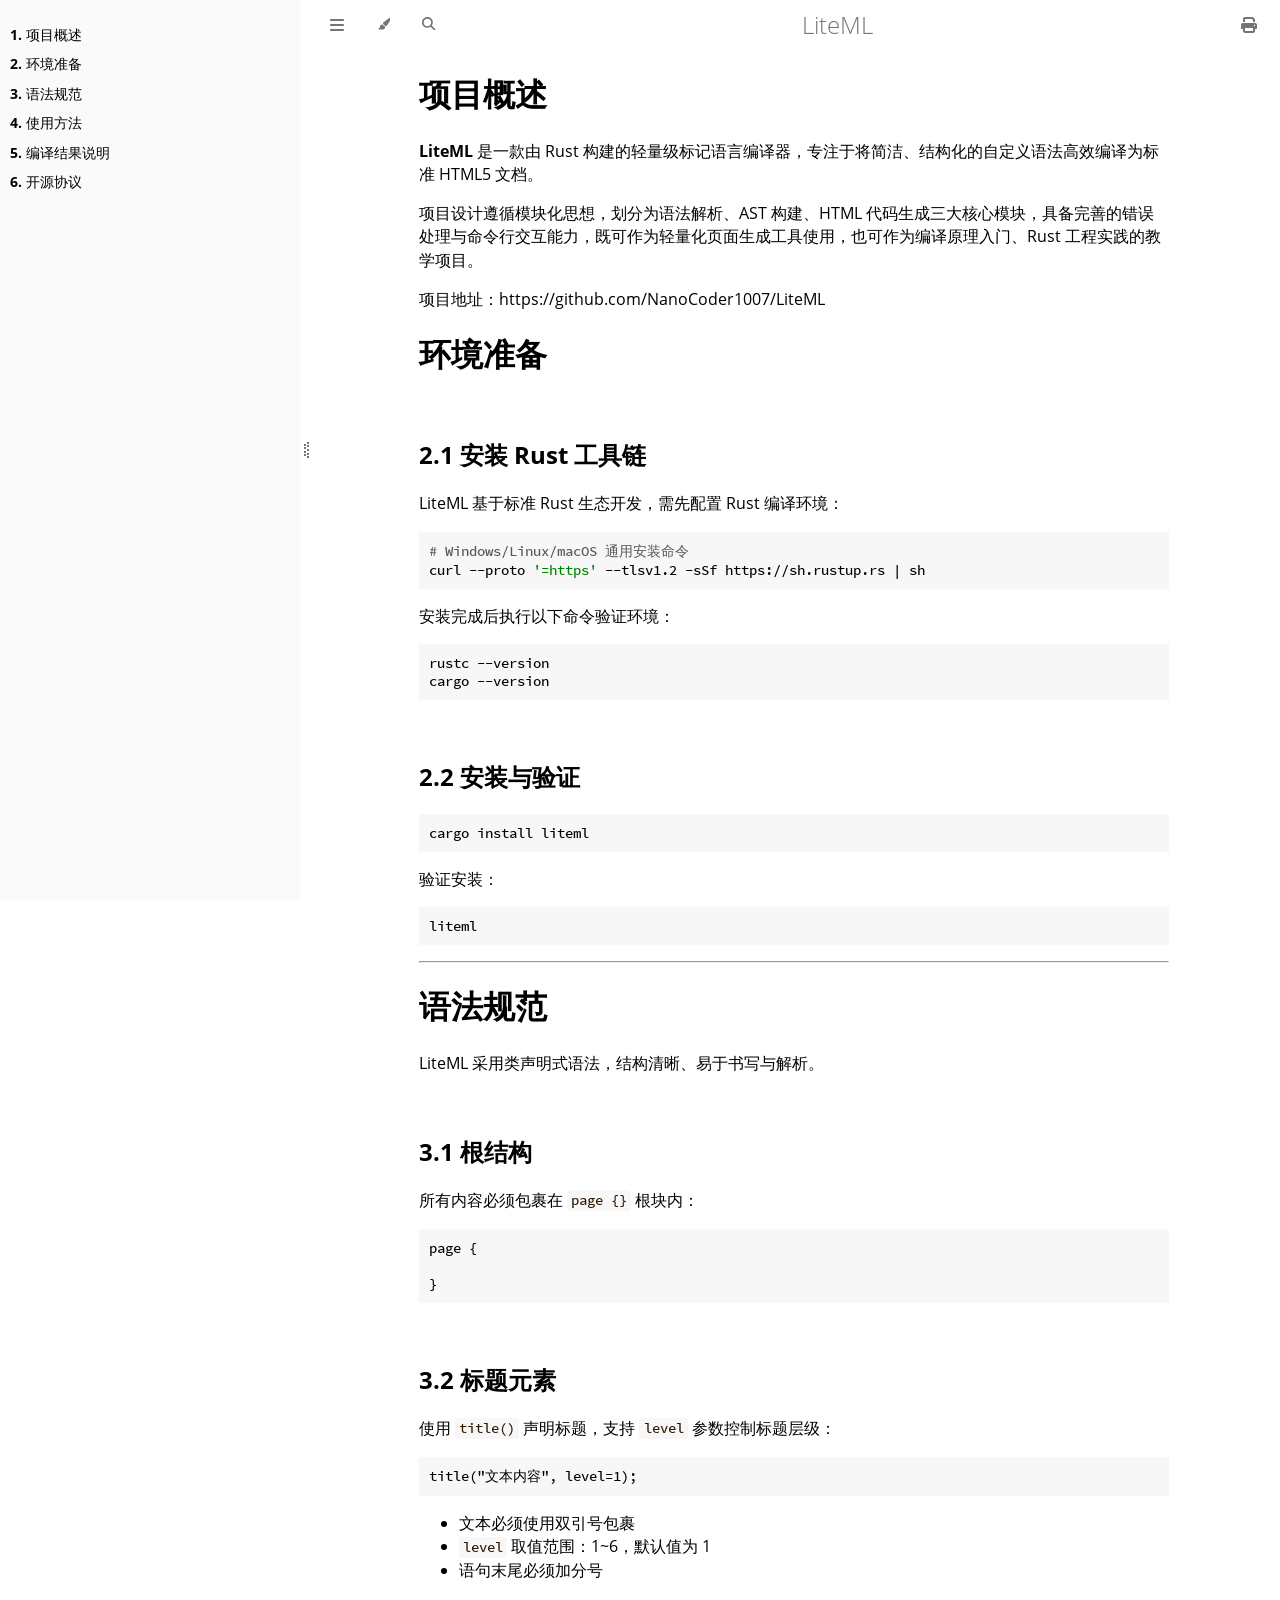
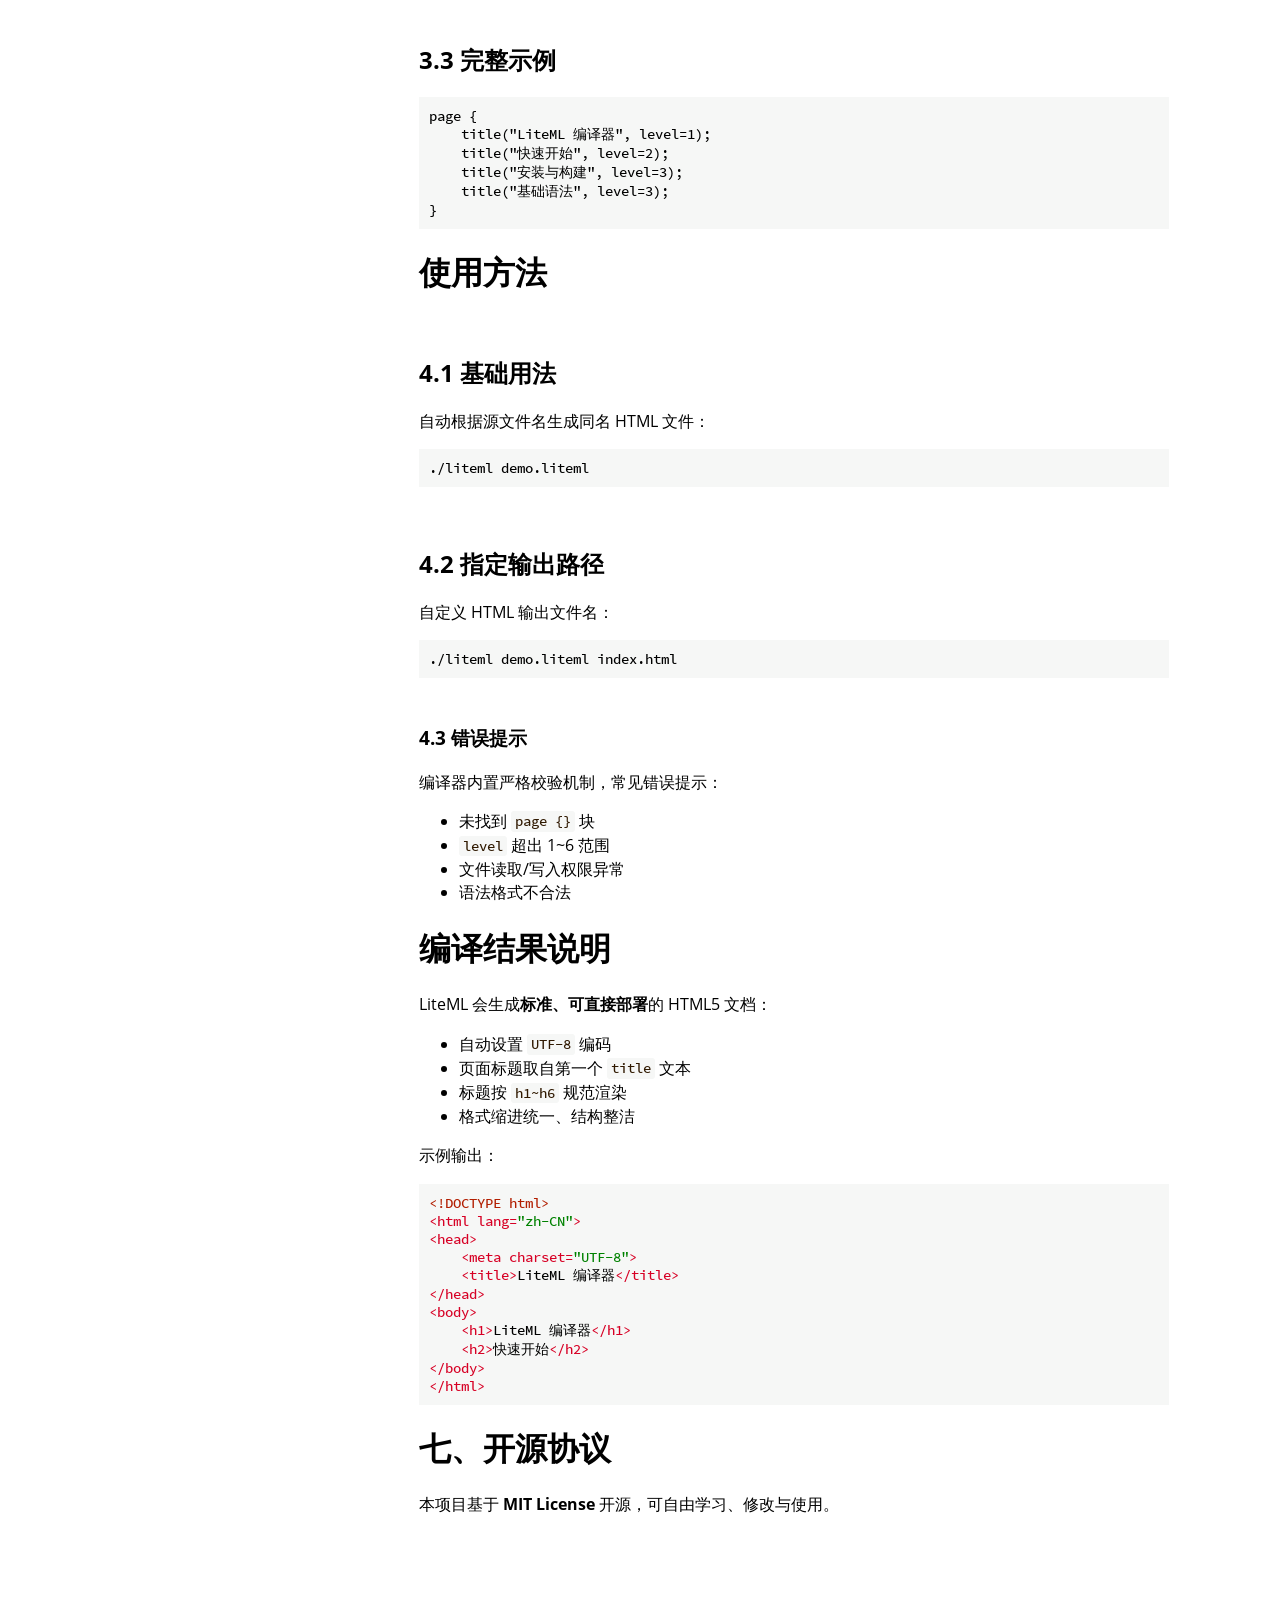
<file: LiteML/book/print.html>
<!DOCTYPE HTML>
<html lang="zh-cn" class="light sidebar-visible" dir="ltr">
    <head>
        <!-- Book generated using mdBook -->
        <meta charset="UTF-8">
        <title>LiteML</title>
        <meta name="robots" content="noindex">


        <!-- Custom HTML head -->

        <meta name="description" content="">
        <meta name="viewport" content="width=device-width, initial-scale=1">
        <meta name="theme-color" content="#ffffff">

        <link rel="icon" href="favicon-de23e50b.svg">
        <link rel="shortcut icon" href="favicon-8114d1fc.png">
        <link rel="stylesheet" href="css/variables-8adf115d.css">
        <link rel="stylesheet" href="css/general-2459343d.css">
        <link rel="stylesheet" href="css/chrome-ae938929.css">
        <link rel="stylesheet" href="css/print-9e4910d8.css" media="print">

        <!-- Fonts -->
        <link rel="stylesheet" href="fonts/fonts-9644e21d.css">

        <!-- Highlight.js Stylesheets -->
        <link rel="stylesheet" id="mdbook-highlight-css" href="highlight-493f70e1.css">
        <link rel="stylesheet" id="mdbook-tomorrow-night-css" href="tomorrow-night-4c0ae647.css">
        <link rel="stylesheet" id="mdbook-ayu-highlight-css" href="ayu-highlight-3fdfc3ac.css">

        <!-- Custom theme stylesheets -->


        <!-- Provide site root and default themes to javascript -->
        <script>
            const path_to_root = "";
            const default_light_theme = "light";
            const default_dark_theme = "navy";
            window.path_to_searchindex_js = "searchindex-e9d29217.js";
        </script>
        <!-- Start loading toc.js asap -->
        <script src="toc-3bcb1965.js"></script>
    </head>
    <body>
    <div id="mdbook-help-container">
        <div id="mdbook-help-popup">
            <h2 class="mdbook-help-title">Keyboard shortcuts</h2>
            <div>
                <p>Press <kbd>←</kbd> or <kbd>→</kbd> to navigate between chapters</p>
                <p>Press <kbd>S</kbd> or <kbd>/</kbd> to search in the book</p>
                <p>Press <kbd>?</kbd> to show this help</p>
                <p>Press <kbd>Esc</kbd> to hide this help</p>
            </div>
        </div>
    </div>
    <div id="mdbook-body-container">
        <!-- Work around some values being stored in localStorage wrapped in quotes -->
        <script>
            try {
                let theme = localStorage.getItem('mdbook-theme');
                let sidebar = localStorage.getItem('mdbook-sidebar');

                if (theme.startsWith('"') && theme.endsWith('"')) {
                    localStorage.setItem('mdbook-theme', theme.slice(1, theme.length - 1));
                }

                if (sidebar.startsWith('"') && sidebar.endsWith('"')) {
                    localStorage.setItem('mdbook-sidebar', sidebar.slice(1, sidebar.length - 1));
                }
            } catch (e) { }
        </script>

        <!-- Set the theme before any content is loaded, prevents flash -->
        <script>
            const default_theme = window.matchMedia("(prefers-color-scheme: dark)").matches ? default_dark_theme : default_light_theme;
            let theme;
            try { theme = localStorage.getItem('mdbook-theme'); } catch(e) { }
            if (theme === null || theme === undefined) { theme = default_theme; }
            const html = document.documentElement;
            html.classList.remove('light')
            html.classList.add(theme);
            html.classList.add("js");
        </script>

        <input type="checkbox" id="mdbook-sidebar-toggle-anchor" class="hidden">

        <!-- Hide / unhide sidebar before it is displayed -->
        <script>
            let sidebar = null;
            const sidebar_toggle = document.getElementById("mdbook-sidebar-toggle-anchor");
            if (document.body.clientWidth >= 1080) {
                try { sidebar = localStorage.getItem('mdbook-sidebar'); } catch(e) { }
                sidebar = sidebar || 'visible';
            } else {
                sidebar = 'hidden';
                sidebar_toggle.checked = false;
            }
            if (sidebar === 'visible') {
                sidebar_toggle.checked = true;
            } else {
                html.classList.remove('sidebar-visible');
            }
        </script>

        <nav id="mdbook-sidebar" class="sidebar" aria-label="Table of contents">
            <!-- populated by js -->
            <mdbook-sidebar-scrollbox class="sidebar-scrollbox"></mdbook-sidebar-scrollbox>
            <noscript>
                <iframe class="sidebar-iframe-outer" src="toc.html"></iframe>
            </noscript>
            <div id="mdbook-sidebar-resize-handle" class="sidebar-resize-handle">
                <div class="sidebar-resize-indicator"></div>
            </div>
        </nav>

        <div id="mdbook-page-wrapper" class="page-wrapper">

            <div class="page">
                <div id="mdbook-menu-bar-hover-placeholder"></div>
                <div id="mdbook-menu-bar" class="menu-bar sticky">
                    <div class="left-buttons">
                        <label id="mdbook-sidebar-toggle" class="icon-button" for="mdbook-sidebar-toggle-anchor" title="Toggle Table of Contents" aria-label="Toggle Table of Contents" aria-controls="mdbook-sidebar">
                            <span class=fa-svg><svg xmlns="http://www.w3.org/2000/svg" viewBox="0 0 448 512"><!--! Font Awesome Free 6.2.0 by @fontawesome - https://fontawesome.com License - https://fontawesome.com/license/free (Icons: CC BY 4.0, Fonts: SIL OFL 1.1, Code: MIT License) Copyright 2022 Fonticons, Inc. --><path d="M0 96C0 78.3 14.3 64 32 64H416c17.7 0 32 14.3 32 32s-14.3 32-32 32H32C14.3 128 0 113.7 0 96zM0 256c0-17.7 14.3-32 32-32H416c17.7 0 32 14.3 32 32s-14.3 32-32 32H32c-17.7 0-32-14.3-32-32zM448 416c0 17.7-14.3 32-32 32H32c-17.7 0-32-14.3-32-32s14.3-32 32-32H416c17.7 0 32 14.3 32 32z"/></svg></span>
                        </label>
                        <button id="mdbook-theme-toggle" class="icon-button" type="button" title="Change theme" aria-label="Change theme" aria-haspopup="true" aria-expanded="false" aria-controls="mdbook-theme-list">
                            <span class=fa-svg><svg xmlns="http://www.w3.org/2000/svg" viewBox="0 0 576 512"><!--! Font Awesome Free 6.2.0 by @fontawesome - https://fontawesome.com License - https://fontawesome.com/license/free (Icons: CC BY 4.0, Fonts: SIL OFL 1.1, Code: MIT License) Copyright 2022 Fonticons, Inc. --><path d="M371.3 367.1c27.3-3.9 51.9-19.4 67.2-42.9L600.2 74.1c12.6-19.5 9.4-45.3-7.6-61.2S549.7-4.4 531.1 9.6L294.4 187.2c-24 18-38.2 46.1-38.4 76.1L371.3 367.1zm-19.6 25.4l-116-104.4C175.9 290.3 128 339.6 128 400c0 3.9 .2 7.8 .6 11.6c1.8 17.5-10.2 36.4-27.8 36.4H96c-17.7 0-32 14.3-32 32s14.3 32 32 32H240c61.9 0 112-50.1 112-112c0-2.5-.1-5-.2-7.5z"/></svg></span>
                        </button>
                        <ul id="mdbook-theme-list" class="theme-popup" aria-label="Themes" role="menu">
                            <li role="none"><button role="menuitem" class="theme" id="mdbook-theme-default_theme">Auto</button></li>
                            <li role="none"><button role="menuitem" class="theme" id="mdbook-theme-light">Light</button></li>
                            <li role="none"><button role="menuitem" class="theme" id="mdbook-theme-rust">Rust</button></li>
                            <li role="none"><button role="menuitem" class="theme" id="mdbook-theme-coal">Coal</button></li>
                            <li role="none"><button role="menuitem" class="theme" id="mdbook-theme-navy">Navy</button></li>
                            <li role="none"><button role="menuitem" class="theme" id="mdbook-theme-ayu">Ayu</button></li>
                        </ul>
                        <button id="mdbook-search-toggle" class="icon-button" type="button" title="Search (`/`)" aria-label="Toggle Searchbar" aria-expanded="false" aria-keyshortcuts="/ s" aria-controls="mdbook-searchbar">
                            <span class=fa-svg><svg xmlns="http://www.w3.org/2000/svg" viewBox="0 0 512 512"><!--! Font Awesome Free 6.2.0 by @fontawesome - https://fontawesome.com License - https://fontawesome.com/license/free (Icons: CC BY 4.0, Fonts: SIL OFL 1.1, Code: MIT License) Copyright 2022 Fonticons, Inc. --><path d="M416 208c0 45.9-14.9 88.3-40 122.7L502.6 457.4c12.5 12.5 12.5 32.8 0 45.3s-32.8 12.5-45.3 0L330.7 376c-34.4 25.2-76.8 40-122.7 40C93.1 416 0 322.9 0 208S93.1 0 208 0S416 93.1 416 208zM208 352c79.5 0 144-64.5 144-144s-64.5-144-144-144S64 128.5 64 208s64.5 144 144 144z"/></svg></span>
                        </button>
                    </div>

                    <h1 class="menu-title">LiteML</h1>

                    <div class="right-buttons">
                        <a href="print.html" title="Print this book" aria-label="Print this book">
                            <span class=fa-svg id="print-button"><svg xmlns="http://www.w3.org/2000/svg" viewBox="0 0 512 512"><!--! Font Awesome Free 6.2.0 by @fontawesome - https://fontawesome.com License - https://fontawesome.com/license/free (Icons: CC BY 4.0, Fonts: SIL OFL 1.1, Code: MIT License) Copyright 2022 Fonticons, Inc. --><path d="M128 0C92.7 0 64 28.7 64 64v96h64V64H354.7L384 93.3V160h64V93.3c0-17-6.7-33.3-18.7-45.3L400 18.7C388 6.7 371.7 0 354.7 0H128zM384 352v32 64H128V384 368 352H384zm64 32h32c17.7 0 32-14.3 32-32V256c0-35.3-28.7-64-64-64H64c-35.3 0-64 28.7-64 64v96c0 17.7 14.3 32 32 32H64v64c0 35.3 28.7 64 64 64H384c35.3 0 64-28.7 64-64V384zm-16-88c-13.3 0-24-10.7-24-24s10.7-24 24-24s24 10.7 24 24s-10.7 24-24 24z"/></svg></span>
                        </a>

                    </div>
                </div>

                <div id="mdbook-search-wrapper" class="hidden">
                    <form id="mdbook-searchbar-outer" class="searchbar-outer">
                        <div class="search-wrapper">
                            <input type="search" id="mdbook-searchbar" name="searchbar" placeholder="Search this book ..." aria-controls="mdbook-searchresults-outer" aria-describedby="searchresults-header">
                            <div class="spinner-wrapper">
                                <span class=fa-svg id="fa-spin"><svg xmlns="http://www.w3.org/2000/svg" viewBox="0 0 512 512"><!--! Font Awesome Free 6.2.0 by @fontawesome - https://fontawesome.com License - https://fontawesome.com/license/free (Icons: CC BY 4.0, Fonts: SIL OFL 1.1, Code: MIT License) Copyright 2022 Fonticons, Inc. --><path d="M304 48c0-26.5-21.5-48-48-48s-48 21.5-48 48s21.5 48 48 48s48-21.5 48-48zm0 416c0-26.5-21.5-48-48-48s-48 21.5-48 48s21.5 48 48 48s48-21.5 48-48zM48 304c26.5 0 48-21.5 48-48s-21.5-48-48-48s-48 21.5-48 48s21.5 48 48 48zm464-48c0-26.5-21.5-48-48-48s-48 21.5-48 48s21.5 48 48 48s48-21.5 48-48zM142.9 437c18.7-18.7 18.7-49.1 0-67.9s-49.1-18.7-67.9 0s-18.7 49.1 0 67.9s49.1 18.7 67.9 0zm0-294.2c18.7-18.7 18.7-49.1 0-67.9S93.7 56.2 75 75s-18.7 49.1 0 67.9s49.1 18.7 67.9 0zM369.1 437c18.7 18.7 49.1 18.7 67.9 0s18.7-49.1 0-67.9s-49.1-18.7-67.9 0s-18.7 49.1 0 67.9z"/></svg></span>
                            </div>
                        </div>
                    </form>
                    <div id="mdbook-searchresults-outer" class="searchresults-outer hidden">
                        <div id="mdbook-searchresults-header" class="searchresults-header"></div>
                        <ul id="mdbook-searchresults">
                        </ul>
                    </div>
                </div>

                <!-- Apply ARIA attributes after the sidebar and the sidebar toggle button are added to the DOM -->
                <script>
                    document.getElementById('mdbook-sidebar-toggle').setAttribute('aria-expanded', sidebar === 'visible');
                    document.getElementById('mdbook-sidebar').setAttribute('aria-hidden', sidebar !== 'visible');
                    Array.from(document.querySelectorAll('#mdbook-sidebar a')).forEach(function(link) {
                        link.setAttribute('tabIndex', sidebar === 'visible' ? 0 : -1);
                    });
                </script>

                <div id="mdbook-content" class="content">
                    <main>
                        <h1 id="项目概述"><a class="header" href="#项目概述">项目概述</a></h1>
<p><strong>LiteML</strong> 是一款由 Rust 构建的轻量级标记语言编译器，专注于将简洁、结构化的自定义语法高效编译为标准 HTML5 文档。</p>
<p>项目设计遵循模块化思想，划分为语法解析、AST 构建、HTML 代码生成三大核心模块，具备完善的错误处理与命令行交互能力，既可作为轻量化页面生成工具使用，也可作为编译原理入门、Rust 工程实践的教学项目。</p>
<p>项目地址：https://github.com/NanoCoder1007/LiteML</p>
<div style="break-before: page; page-break-before: always;"></div>
<h1 id="环境准备"><a class="header" href="#环境准备">环境准备</a></h1>
<h2 id="21-安装-rust-工具链"><a class="header" href="#21-安装-rust-工具链">2.1 安装 Rust 工具链</a></h2>
<p>LiteML 基于标准 Rust 生态开发，需先配置 Rust 编译环境：</p>
<pre><code class="language-bash"># Windows/Linux/macOS 通用安装命令
curl --proto '=https' --tlsv1.2 -sSf https://sh.rustup.rs | sh
</code></pre>
<p>安装完成后执行以下命令验证环境：</p>
<pre><code class="language-bash">rustc --version
cargo --version
</code></pre>
<h2 id="22-安装与验证"><a class="header" href="#22-安装与验证">2.2 安装与验证</a></h2>
<pre><code class="language-bash">cargo install liteml
</code></pre>
<p>验证安装：</p>
<pre><code>liteml
</code></pre>
<hr><div style="break-before: page; page-break-before: always;"></div>
<h1 id="语法规范"><a class="header" href="#语法规范">语法规范</a></h1>
<p>LiteML 采用类声明式语法，结构清晰、易于书写与解析。</p>
<h2 id="31-根结构"><a class="header" href="#31-根结构">3.1 根结构</a></h2>
<p>所有内容必须包裹在 <code>page {}</code> 根块内：</p>
<pre><code>page {

}
</code></pre>
<h2 id="32-标题元素"><a class="header" href="#32-标题元素">3.2 标题元素</a></h2>
<p>使用 <code>title()</code> 声明标题，支持 <code>level</code> 参数控制标题层级：</p>
<pre><code>title("文本内容", level=1);
</code></pre>
<ul>
<li>文本必须使用双引号包裹</li>
<li><code>level</code> 取值范围：1~6，默认值为 1</li>
<li>语句末尾必须加分号</li>
</ul>
<h2 id="33-完整示例"><a class="header" href="#33-完整示例">3.3 完整示例</a></h2>
<pre><code>page {
    title("LiteML 编译器", level=1);
    title("快速开始", level=2);
    title("安装与构建", level=3);
    title("基础语法", level=3);
}
</code></pre>
<div style="break-before: page; page-break-before: always;"></div>
<h1 id="使用方法"><a class="header" href="#使用方法">使用方法</a></h1>
<h2 id="41-基础用法"><a class="header" href="#41-基础用法">4.1 基础用法</a></h2>
<p>自动根据源文件名生成同名 HTML 文件：</p>
<pre><code class="language-bash">./liteml demo.liteml
</code></pre>
<h2 id="42-指定输出路径"><a class="header" href="#42-指定输出路径">4.2 指定输出路径</a></h2>
<p>自定义 HTML 输出文件名：</p>
<pre><code class="language-bash">./liteml demo.liteml index.html
</code></pre>
<h3 id="43-错误提示"><a class="header" href="#43-错误提示">4.3 错误提示</a></h3>
<p>编译器内置严格校验机制，常见错误提示：</p>
<ul>
<li>未找到 <code>page {}</code> 块</li>
<li><code>level</code> 超出 1~6 范围</li>
<li>文件读取/写入权限异常</li>
<li>语法格式不合法</li>
</ul>
<div style="break-before: page; page-break-before: always;"></div>
<h1 id="编译结果说明"><a class="header" href="#编译结果说明">编译结果说明</a></h1>
<p>LiteML 会生成<strong>标准、可直接部署</strong>的 HTML5 文档：</p>
<ul>
<li>自动设置 <code>UTF-8</code> 编码</li>
<li>页面标题取自第一个 <code>title</code> 文本</li>
<li>标题按 <code>h1~h6</code> 规范渲染</li>
<li>格式缩进统一、结构整洁</li>
</ul>
<p>示例输出：</p>
<pre><code class="language-html">&lt;!DOCTYPE html&gt;
&lt;html lang="zh-CN"&gt;
&lt;head&gt;
    &lt;meta charset="UTF-8"&gt;
    &lt;title&gt;LiteML 编译器&lt;/title&gt;
&lt;/head&gt;
&lt;body&gt;
    &lt;h1&gt;LiteML 编译器&lt;/h1&gt;
    &lt;h2&gt;快速开始&lt;/h2&gt;
&lt;/body&gt;
&lt;/html&gt;
</code></pre>
<div style="break-before: page; page-break-before: always;"></div>
<h1 id="七开源协议"><a class="header" href="#七开源协议">七、开源协议</a></h1>
<p>本项目基于 <strong>MIT License</strong> 开源，可自由学习、修改与使用。</p>

                    </main>

                    <nav class="nav-wrapper" aria-label="Page navigation">
                        <!-- Mobile navigation buttons -->


                        <div style="clear: both"></div>
                    </nav>
                </div>
            </div>

            <nav class="nav-wide-wrapper" aria-label="Page navigation">

            </nav>

        </div>

        <template id=fa-eye><span class=fa-svg><svg xmlns="http://www.w3.org/2000/svg" viewBox="0 0 576 512"><!--! Font Awesome Free 6.2.0 by @fontawesome - https://fontawesome.com License - https://fontawesome.com/license/free (Icons: CC BY 4.0, Fonts: SIL OFL 1.1, Code: MIT License) Copyright 2022 Fonticons, Inc. --><path d="M288 32c-80.8 0-145.5 36.8-192.6 80.6C48.6 156 17.3 208 2.5 243.7c-3.3 7.9-3.3 16.7 0 24.6C17.3 304 48.6 356 95.4 399.4C142.5 443.2 207.2 480 288 480s145.5-36.8 192.6-80.6c46.8-43.5 78.1-95.4 93-131.1c3.3-7.9 3.3-16.7 0-24.6c-14.9-35.7-46.2-87.7-93-131.1C433.5 68.8 368.8 32 288 32zM432 256c0 79.5-64.5 144-144 144s-144-64.5-144-144s64.5-144 144-144s144 64.5 144 144zM288 192c0 35.3-28.7 64-64 64c-11.5 0-22.3-3-31.6-8.4c-.2 2.8-.4 5.5-.4 8.4c0 53 43 96 96 96s96-43 96-96s-43-96-96-96c-2.8 0-5.6 .1-8.4 .4c5.3 9.3 8.4 20.1 8.4 31.6z"/></svg></span></template>
        <template id=fa-eye-slash><span class=fa-svg><svg xmlns="http://www.w3.org/2000/svg" viewBox="0 0 640 512"><!--! Font Awesome Free 6.2.0 by @fontawesome - https://fontawesome.com License - https://fontawesome.com/license/free (Icons: CC BY 4.0, Fonts: SIL OFL 1.1, Code: MIT License) Copyright 2022 Fonticons, Inc. --><path d="M38.8 5.1C28.4-3.1 13.3-1.2 5.1 9.2S-1.2 34.7 9.2 42.9l592 464c10.4 8.2 25.5 6.3 33.7-4.1s6.3-25.5-4.1-33.7L525.6 386.7c39.6-40.6 66.4-86.1 79.9-118.4c3.3-7.9 3.3-16.7 0-24.6c-14.9-35.7-46.2-87.7-93-131.1C465.5 68.8 400.8 32 320 32c-68.2 0-125 26.3-169.3 60.8L38.8 5.1zM223.1 149.5C248.6 126.2 282.7 112 320 112c79.5 0 144 64.5 144 144c0 24.9-6.3 48.3-17.4 68.7L408 294.5c5.2-11.8 8-24.8 8-38.5c0-53-43-96-96-96c-2.8 0-5.6 .1-8.4 .4c5.3 9.3 8.4 20.1 8.4 31.6c0 10.2-2.4 19.8-6.6 28.3l-90.3-70.8zm223.1 298L373 389.9c-16.4 6.5-34.3 10.1-53 10.1c-79.5 0-144-64.5-144-144c0-6.9 .5-13.6 1.4-20.2L83.1 161.5C60.3 191.2 44 220.8 34.5 243.7c-3.3 7.9-3.3 16.7 0 24.6c14.9 35.7 46.2 87.7 93 131.1C174.5 443.2 239.2 480 320 480c47.8 0 89.9-12.9 126.2-32.5z"/></svg></span></template>
        <template id=fa-copy><span class=fa-svg><svg xmlns="http://www.w3.org/2000/svg" viewBox="0 0 512 512"><!--! Font Awesome Free 6.2.0 by @fontawesome - https://fontawesome.com License - https://fontawesome.com/license/free (Icons: CC BY 4.0, Fonts: SIL OFL 1.1, Code: MIT License) Copyright 2022 Fonticons, Inc. --><path d="M502.6 70.63l-61.25-61.25C435.4 3.371 427.2 0 418.7 0H255.1c-35.35 0-64 28.66-64 64l.0195 256C192 355.4 220.7 384 256 384h192c35.2 0 64-28.8 64-64V93.25C512 84.77 508.6 76.63 502.6 70.63zM464 320c0 8.836-7.164 16-16 16H255.1c-8.838 0-16-7.164-16-16L239.1 64.13c0-8.836 7.164-16 16-16h128L384 96c0 17.67 14.33 32 32 32h47.1V320zM272 448c0 8.836-7.164 16-16 16H63.1c-8.838 0-16-7.164-16-16L47.98 192.1c0-8.836 7.164-16 16-16H160V128H63.99c-35.35 0-64 28.65-64 64l.0098 256C.002 483.3 28.66 512 64 512h192c35.2 0 64-28.8 64-64v-32h-47.1L272 448z"/></svg></span></template>
        <template id=fa-play><span class=fa-svg><svg xmlns="http://www.w3.org/2000/svg" viewBox="0 0 384 512"><!--! Font Awesome Free 6.2.0 by @fontawesome - https://fontawesome.com License - https://fontawesome.com/license/free (Icons: CC BY 4.0, Fonts: SIL OFL 1.1, Code: MIT License) Copyright 2022 Fonticons, Inc. --><path d="M73 39c-14.8-9.1-33.4-9.4-48.5-.9S0 62.6 0 80V432c0 17.4 9.4 33.4 24.5 41.9s33.7 8.1 48.5-.9L361 297c14.3-8.7 23-24.2 23-41s-8.7-32.2-23-41L73 39z"/></svg></span></template>
        <template id=fa-clock-rotate-left><span class=fa-svg><svg xmlns="http://www.w3.org/2000/svg" viewBox="0 0 512 512"><!--! Font Awesome Free 6.2.0 by @fontawesome - https://fontawesome.com License - https://fontawesome.com/license/free (Icons: CC BY 4.0, Fonts: SIL OFL 1.1, Code: MIT License) Copyright 2022 Fonticons, Inc. --><path d="M75 75L41 41C25.9 25.9 0 36.6 0 57.9V168c0 13.3 10.7 24 24 24H134.1c21.4 0 32.1-25.9 17-41l-30.8-30.8C155 85.5 203 64 256 64c106 0 192 86 192 192s-86 192-192 192c-40.8 0-78.6-12.7-109.7-34.4c-14.5-10.1-34.4-6.6-44.6 7.9s-6.6 34.4 7.9 44.6C151.2 495 201.7 512 256 512c141.4 0 256-114.6 256-256S397.4 0 256 0C185.3 0 121.3 28.7 75 75zm181 53c-13.3 0-24 10.7-24 24V256c0 6.4 2.5 12.5 7 17l72 72c9.4 9.4 24.6 9.4 33.9 0s9.4-24.6 0-33.9l-65-65V152c0-13.3-10.7-24-24-24z"/></svg></span></template>



        <script>
            window.playground_copyable = true;
        </script>


        <script src="elasticlunr-ef4e11c1.min.js"></script>
        <script src="mark-09e88c2c.min.js"></script>
        <script src="searcher-c2a407aa.js"></script>

        <script src="clipboard-1626706a.min.js"></script>
        <script src="highlight-abc7f01d.js"></script>
        <script src="book-a0b12cfe.js"></script>

        <!-- Custom JS scripts -->

        <script>
        window.addEventListener('load', function() {
            window.setTimeout(window.print, 100);
        });
        </script>


    </div>
    </body>
</html>
</file>
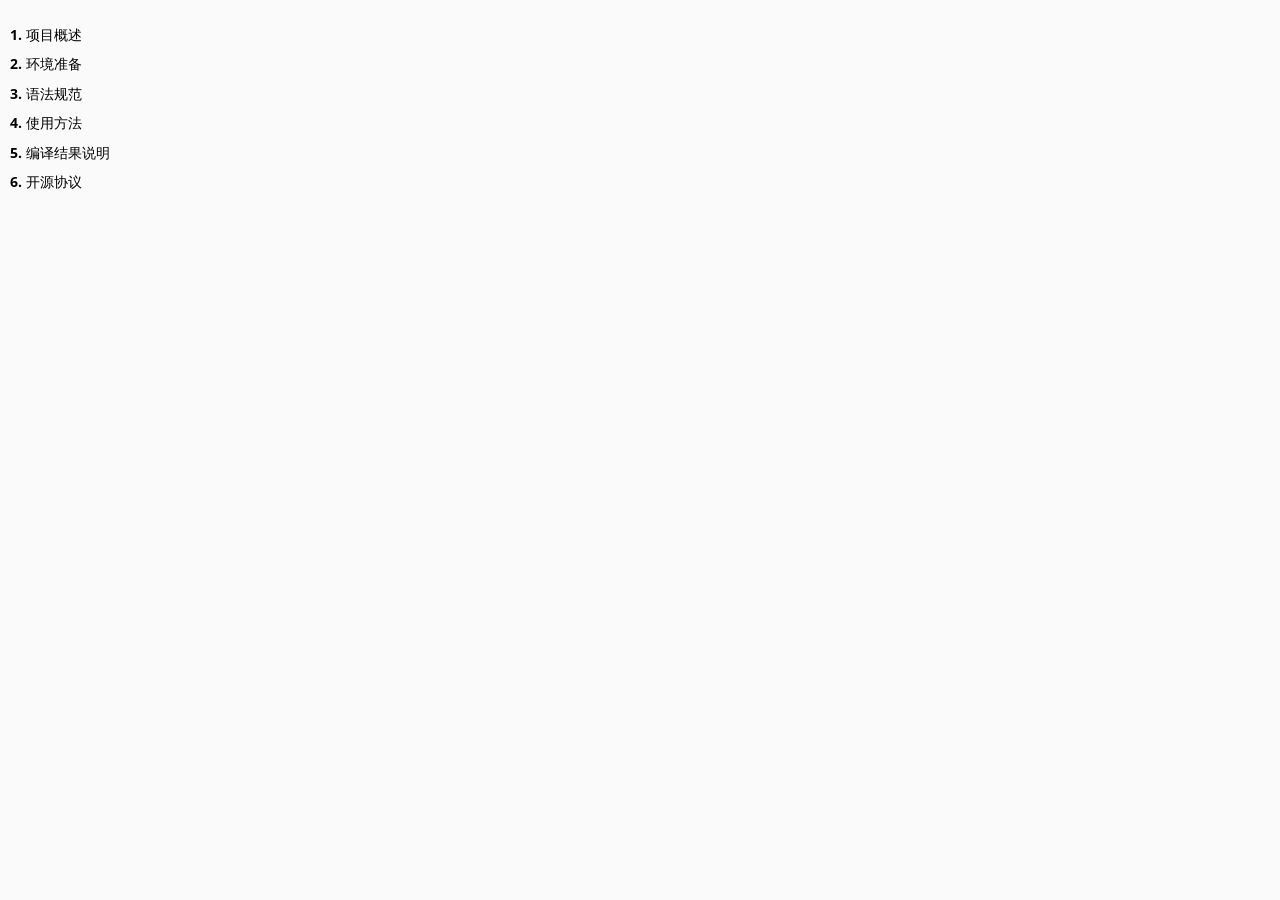
<file: LiteML/book/toc.html>
<!DOCTYPE HTML>
<html lang="zh-cn" class="light" dir="ltr">
    <head>
        <!-- sidebar iframe generated using mdBook

        This is a frame, and not included directly in the page, to control the total size of the
        book. The TOC contains an entry for each page, so if each page includes a copy of the TOC,
        the total size of the page becomes O(n**2).

        The frame is only used as a fallback when JS is turned off. When it's on, the sidebar is
        instead added to the main page by `toc.js` instead. The JavaScript mode is better
        because, when running in a `file:///` URL, the iframed page would not be Same-Origin as
        the rest of the page, so the sidebar and the main page theme would fall out of sync.
        -->
        <meta charset="UTF-8">
        <meta name="robots" content="noindex">
        <!-- Custom HTML head -->
        <meta name="viewport" content="width=device-width, initial-scale=1">
        <meta name="theme-color" content="#ffffff">
        <link rel="stylesheet" href="css/variables-8adf115d.css">
        <link rel="stylesheet" href="css/general-2459343d.css">
        <link rel="stylesheet" href="css/chrome-ae938929.css">
        <link rel="stylesheet" href="css/print-9e4910d8.css" media="print">
        <!-- Fonts -->
        <link rel="stylesheet" href="fonts/fonts-9644e21d.css">
        <!-- Custom theme stylesheets -->
    </head>
    <body class="sidebar-iframe-inner">
        <ol class="chapter"><li class="chapter-item expanded "><span class="chapter-link-wrapper"><a href="intro.html" target="_parent"><strong aria-hidden="true">1.</strong> 项目概述</a></span></li><li class="chapter-item expanded "><span class="chapter-link-wrapper"><a href="environmental_preparation.html" target="_parent"><strong aria-hidden="true">2.</strong> 环境准备</a></span></li><li class="chapter-item expanded "><span class="chapter-link-wrapper"><a href="grammar_norms.html" target="_parent"><strong aria-hidden="true">3.</strong> 语法规范</a></span></li><li class="chapter-item expanded "><span class="chapter-link-wrapper"><a href="how_to_use.html" target="_parent"><strong aria-hidden="true">4.</strong> 使用方法</a></span></li><li class="chapter-item expanded "><span class="chapter-link-wrapper"><a href="compilation_result_description.html" target="_parent"><strong aria-hidden="true">5.</strong> 编译结果说明</a></span></li><li class="chapter-item expanded "><span class="chapter-link-wrapper"><a href="open_source_license.html" target="_parent"><strong aria-hidden="true">6.</strong> 开源协议</a></span></li></ol>
    </body>
</html>
</file>
<file: LiteML/book/css/variables-8adf115d.css>
/* Globals */

:root {
    --sidebar-target-width: 300px;
    --sidebar-width: min(var(--sidebar-target-width), 80vw);
    --sidebar-resize-indicator-width: 8px;
    --sidebar-resize-indicator-space: 2px;
    --page-padding: 15px;
    --content-max-width: 750px;
    --menu-bar-height: 50px;
    --mono-font: "Source Code Pro", Consolas, "Ubuntu Mono", Menlo, "DejaVu Sans Mono", monospace, monospace;
    --code-font-size: 0.875em; /* please adjust the ace font size accordingly in editor.js */
    --searchbar-margin-block-start: 5px;
}

/* Themes */

.ayu {
    --bg: hsl(210, 25%, 8%);
    --fg: #c5c5c5;

    --sidebar-bg: #14191f;
    --sidebar-fg: #c8c9db;
    --sidebar-non-existant: #5c6773;
    --sidebar-active: #ffb454;
    --sidebar-spacer: #2d334f;

    --scrollbar: var(--sidebar-fg);

    --icons: #737480;
    --icons-hover: #b7b9cc;

    --links: #0096cf;

    --inline-code-color: #ffb454;

    --theme-popup-bg: #14191f;
    --theme-popup-border: #5c6773;
    --theme-hover: #191f26;

    --quote-bg: hsl(226, 15%, 17%);
    --quote-border: hsl(226, 15%, 22%);

    --warning-border: #ff8e00;

    --table-border-color: hsl(210, 25%, 13%);
    --table-header-bg: hsl(210, 25%, 28%);
    --table-alternate-bg: hsl(210, 25%, 11%);

    --searchbar-border-color: #848484;
    --searchbar-bg: #424242;
    --searchbar-fg: #fff;
    --searchbar-shadow-color: #d4c89f;
    --searchresults-header-fg: #666;
    --searchresults-border-color: #888;
    --searchresults-li-bg: #252932;
    --search-mark-bg: #e3b171;

    --color-scheme: dark;

    /* Same as `--icons` */
    --copy-button-filter: invert(45%) sepia(6%) saturate(621%) hue-rotate(198deg) brightness(99%) contrast(85%);
    /* Same as `--sidebar-active` */
    --copy-button-filter-hover: invert(68%) sepia(55%) saturate(531%) hue-rotate(341deg) brightness(104%) contrast(101%);

    --footnote-highlight: #2668a6;

    --overlay-bg: rgba(33, 40, 48, 0.4);

    --blockquote-note-color: #74b9ff;
    --blockquote-tip-color: #09ca09;
    --blockquote-important-color: #d3abff;
    --blockquote-warning-color: #f0b72f;
    --blockquote-caution-color: #f21424;

    --sidebar-header-border-color: #c18639;
}

.coal {
    --bg: hsl(200, 7%, 8%);
    --fg: #98a3ad;

    --sidebar-bg: #292c2f;
    --sidebar-fg: #a1adb8;
    --sidebar-non-existant: #505254;
    --sidebar-active: #3473ad;
    --sidebar-spacer: #393939;

    --scrollbar: var(--sidebar-fg);

    --icons: #43484d;
    --icons-hover: #b3c0cc;

    --links: #2b79a2;

    --inline-code-color: #c5c8c6;

    --theme-popup-bg: #141617;
    --theme-popup-border: #43484d;
    --theme-hover: #1f2124;

    --quote-bg: hsl(234, 21%, 18%);
    --quote-border: hsl(234, 21%, 23%);

    --warning-border: #ff8e00;

    --table-border-color: hsl(200, 7%, 13%);
    --table-header-bg: hsl(200, 7%, 28%);
    --table-alternate-bg: hsl(200, 7%, 11%);

    --searchbar-border-color: #aaa;
    --searchbar-bg: #b7b7b7;
    --searchbar-fg: #000;
    --searchbar-shadow-color: #aaa;
    --searchresults-header-fg: #666;
    --searchresults-border-color: #98a3ad;
    --searchresults-li-bg: #2b2b2f;
    --search-mark-bg: #355c7d;

    --color-scheme: dark;

    /* Same as `--icons` */
    --copy-button-filter: invert(26%) sepia(8%) saturate(575%) hue-rotate(169deg) brightness(87%) contrast(82%);
    /* Same as `--sidebar-active` */
    --copy-button-filter-hover: invert(36%) sepia(70%) saturate(503%) hue-rotate(167deg) brightness(98%) contrast(89%);

    --footnote-highlight: #4079ae;

    --overlay-bg: rgba(33, 40, 48, 0.4);

    --blockquote-note-color: #4493f8;
    --blockquote-tip-color: #08ae08;
    --blockquote-important-color: #ab7df8;
    --blockquote-warning-color: #d29922;
    --blockquote-caution-color: #d91b29;

    --sidebar-header-border-color: #3473ad;
}

.light, html:not(.js) {
    --bg: hsl(0, 0%, 100%);
    --fg: hsl(0, 0%, 0%);

    --sidebar-bg: #fafafa;
    --sidebar-fg: hsl(0, 0%, 0%);
    --sidebar-non-existant: #aaaaaa;
    --sidebar-active: #1f1fff;
    --sidebar-spacer: #f4f4f4;

    --scrollbar: #8F8F8F;

    --icons: #747474;
    --icons-hover: #000000;

    --links: #20609f;

    --inline-code-color: #301900;

    --theme-popup-bg: #fafafa;
    --theme-popup-border: #cccccc;
    --theme-hover: #e6e6e6;

    --quote-bg: hsl(197, 37%, 96%);
    --quote-border: hsl(197, 37%, 91%);

    --warning-border: #ff8e00;

    --table-border-color: hsl(0, 0%, 95%);
    --table-header-bg: hsl(0, 0%, 80%);
    --table-alternate-bg: hsl(0, 0%, 97%);

    --searchbar-border-color: #aaa;
    --searchbar-bg: #fafafa;
    --searchbar-fg: #000;
    --searchbar-shadow-color: #aaa;
    --searchresults-header-fg: #666;
    --searchresults-border-color: #888;
    --searchresults-li-bg: #e4f2fe;
    --search-mark-bg: #a2cff5;

    --color-scheme: light;

    /* Same as `--icons` */
    --copy-button-filter: invert(45.49%);
    /* Same as `--sidebar-active` */
    --copy-button-filter-hover: invert(14%) sepia(93%) saturate(4250%) hue-rotate(243deg) brightness(99%) contrast(130%);

    --footnote-highlight: #7e7eff;

    --overlay-bg: rgba(200, 200, 205, 0.4);

    --blockquote-note-color: #0969da;
    --blockquote-tip-color: #008000;
    --blockquote-important-color: #8250df;
    --blockquote-warning-color: #9a6700;
    --blockquote-caution-color: #b52731;

    --sidebar-header-border-color: #6e6edb;
}

.navy {
    --bg: hsl(226, 23%, 11%);
    --fg: #bcbdd0;

    --sidebar-bg: #282d3f;
    --sidebar-fg: #c8c9db;
    --sidebar-non-existant: #505274;
    --sidebar-active: #2b79a2;
    --sidebar-spacer: #2d334f;

    --scrollbar: var(--sidebar-fg);

    --icons: #737480;
    --icons-hover: #b7b9cc;

    --links: #2b79a2;

    --inline-code-color: #c5c8c6;

    --theme-popup-bg: #161923;
    --theme-popup-border: #737480;
    --theme-hover: #282e40;

    --quote-bg: hsl(226, 15%, 17%);
    --quote-border: hsl(226, 15%, 22%);

    --warning-border: #ff8e00;

    --table-border-color: hsl(226, 23%, 16%);
    --table-header-bg: hsl(226, 23%, 31%);
    --table-alternate-bg: hsl(226, 23%, 14%);

    --searchbar-border-color: #aaa;
    --searchbar-bg: #aeaec6;
    --searchbar-fg: #000;
    --searchbar-shadow-color: #aaa;
    --searchresults-header-fg: #5f5f71;
    --searchresults-border-color: #5c5c68;
    --searchresults-li-bg: #242430;
    --search-mark-bg: #a2cff5;

    --color-scheme: dark;

    /* Same as `--icons` */
    --copy-button-filter: invert(51%) sepia(10%) saturate(393%) hue-rotate(198deg) brightness(86%) contrast(87%);
    /* Same as `--sidebar-active` */
    --copy-button-filter-hover: invert(46%) sepia(20%) saturate(1537%) hue-rotate(156deg) brightness(85%) contrast(90%);

    --footnote-highlight: #4079ae;

    --overlay-bg: rgba(33, 40, 48, 0.4);

    --blockquote-note-color: #4493f8;
    --blockquote-tip-color: #09ca09;
    --blockquote-important-color: #ab7df8;
    --blockquote-warning-color: #d29922;
    --blockquote-caution-color: #f21424;

    --sidebar-header-border-color: #2f6ab5;
}

.rust {
    --bg: hsl(60, 9%, 87%);
    --fg: #262625;

    --sidebar-bg: #3b2e2a;
    --sidebar-fg: #c8c9db;
    --sidebar-non-existant: #505254;
    --sidebar-active: #e69f67;
    --sidebar-spacer: #45373a;

    --scrollbar: var(--sidebar-fg);

    --icons: #737480;
    --icons-hover: #262625;

    --links: #2b79a2;

    --inline-code-color: #6e6b5e;

    --theme-popup-bg: #e1e1db;
    --theme-popup-border: #b38f6b;
    --theme-hover: #99908a;

    --quote-bg: hsl(60, 5%, 75%);
    --quote-border: hsl(60, 5%, 70%);

    --warning-border: #ff8e00;

    --table-border-color: hsl(60, 9%, 82%);
    --table-header-bg: #b3a497;
    --table-alternate-bg: hsl(60, 9%, 84%);

    --searchbar-border-color: #aaa;
    --searchbar-bg: #fafafa;
    --searchbar-fg: #000;
    --searchbar-shadow-color: #aaa;
    --searchresults-header-fg: #666;
    --searchresults-border-color: #888;
    --searchresults-li-bg: #dec2a2;
    --search-mark-bg: #e69f67;

    /* Same as `--icons` */
    --copy-button-filter: invert(51%) sepia(10%) saturate(393%) hue-rotate(198deg) brightness(86%) contrast(87%);
    /* Same as `--sidebar-active` */
    --copy-button-filter-hover: invert(77%) sepia(16%) saturate(1798%) hue-rotate(328deg) brightness(98%) contrast(83%);

    --footnote-highlight: #d3a17a;

    --overlay-bg: rgba(150, 150, 150, 0.25);

    --blockquote-note-color: #023b95;
    --blockquote-tip-color: #007700;
    --blockquote-important-color: #8250df;
    --blockquote-warning-color: #603700;
    --blockquote-caution-color: #aa1721;

    --sidebar-header-border-color: #8c391f;
}

@media (prefers-color-scheme: dark) {
    html:not(.js) {
        --bg: hsl(200, 7%, 8%);
        --fg: #98a3ad;

        --sidebar-bg: #292c2f;
        --sidebar-fg: #a1adb8;
        --sidebar-non-existant: #505254;
        --sidebar-active: #3473ad;
        --sidebar-spacer: #393939;

        --scrollbar: var(--sidebar-fg);

        --icons: #43484d;
        --icons-hover: #b3c0cc;

        --links: #2b79a2;

        --inline-code-color: #c5c8c6;

        --theme-popup-bg: #141617;
        --theme-popup-border: #43484d;
        --theme-hover: #1f2124;

        --quote-bg: hsl(234, 21%, 18%);
        --quote-border: hsl(234, 21%, 23%);

        --warning-border: #ff8e00;

        --table-border-color: hsl(200, 7%, 13%);
        --table-header-bg: hsl(200, 7%, 28%);
        --table-alternate-bg: hsl(200, 7%, 11%);

        --searchbar-border-color: #aaa;
        --searchbar-bg: #b7b7b7;
        --searchbar-fg: #000;
        --searchbar-shadow-color: #aaa;
        --searchresults-header-fg: #666;
        --searchresults-border-color: #98a3ad;
        --searchresults-li-bg: #2b2b2f;
        --search-mark-bg: #355c7d;

        --color-scheme: dark;

        /* Same as `--icons` */
        --copy-button-filter: invert(26%) sepia(8%) saturate(575%) hue-rotate(169deg) brightness(87%) contrast(82%);
        /* Same as `--sidebar-active` */
        --copy-button-filter-hover: invert(36%) sepia(70%) saturate(503%) hue-rotate(167deg) brightness(98%) contrast(89%);

        --footnote-highlight: #4079ae;

        --overlay-bg: rgba(33, 40, 48, 0.4);

        --blockquote-note-color: #4493f8;
        --blockquote-tip-color: #08ae08;
        --blockquote-important-color: #ab7df8;
        --blockquote-warning-color: #d29922;
        --blockquote-caution-color: #d91b29;

        --sidebar-header-border-color: #3473ad;
    }
}
</file>
<file: LiteML/book/css/general-2459343d.css>
/* Base styles and content styles */

:root {
    /* Browser default font-size is 16px, this way 1 rem = 10px */
    font-size: 62.5%;
    color-scheme: var(--color-scheme);
}

html {
    font-family: "Open Sans", sans-serif;
    color: var(--fg);
    background-color: var(--bg);
    text-size-adjust: none;
    -webkit-text-size-adjust: none;
}

body {
    margin: 0;
    font-size: 1.6rem;
    overflow-x: hidden;
}

code {
    font-family: var(--mono-font) !important;
    font-size: var(--code-font-size);
    direction: ltr !important;
}

/* make long words/inline code not x overflow */
main {
    overflow-wrap: break-word;
}

/* make wide tables scroll if they overflow */
.table-wrapper {
    overflow-x: auto;
}

/* Don't change font size in headers. */
h1 code, h2 code, h3 code, h4 code, h5 code, h6 code {
    font-size: unset;
}

.left { float: left; }
.right { float: right; }
.boring { opacity: 0.6; }
.hide-boring .boring { display: none; }
.hidden { display: none !important; }

h2, h3 { margin-block-start: 2.5em; }
h4, h5 { margin-block-start: 2em; }

.header + .header h3,
.header + .header h4,
.header + .header h5 {
    margin-block-start: 1em;
}

h1:target::before,
h2:target::before,
h3:target::before,
h4:target::before,
h5:target::before,
h6:target::before,
dt:target::before {
    display: inline-block;
    content: "»";
    margin-inline-start: -30px;
    width: 30px;
}

/* This is broken on Safari as of version 14, but is fixed
   in Safari Technology Preview 117 which I think will be Safari 14.2.
   https://bugs.webkit.org/show_bug.cgi?id=218076
*/
:target {
    /* Safari does not support logical properties */
    scroll-margin-top: calc(var(--menu-bar-height) + 0.5em);
}

.page {
    outline: 0;
    padding: 0 var(--page-padding);
    margin-block-start: calc(0px - var(--menu-bar-height)); /* Compensate for the #mdbook-menu-bar-hover-placeholder */
}
.page-wrapper {
    box-sizing: border-box;
    background-color: var(--bg);
}
html:not(.js) .page-wrapper,
.js:not(.sidebar-resizing) .page-wrapper {
    transition: margin-left 0.3s ease, transform 0.3s ease; /* Animation: slide away */
}
[dir=rtl]:not(.js) .page-wrapper,
[dir=rtl].js:not(.sidebar-resizing) .page-wrapper {
    transition: margin-right 0.3s ease, transform 0.3s ease; /* Animation: slide away */
}

.content {
    overflow-y: auto;
    padding: 0 5px 50px 5px;
}
.content main {
    margin-inline-start: auto;
    margin-inline-end: auto;
    max-width: var(--content-max-width);
}
.content p { line-height: 1.45em; }
.content ol { line-height: 1.45em; }
.content ul { line-height: 1.45em; }
.content a { text-decoration: none; }
.content a:hover { text-decoration: underline; }
.content img, .content video { max-width: 100%; }
.content .header:link,
.content .header:visited {
    color: var(--fg);
}
.content .header:link,
.content .header:visited:hover {
    text-decoration: none;
}

table {
    margin: 0 auto;
    border-collapse: collapse;
}
table td {
    padding: 3px 20px;
    border: 1px var(--table-border-color) solid;
}
table thead {
    background: var(--table-header-bg);
}
table thead td {
    font-weight: 700;
    border: none;
}
table thead th {
    padding: 3px 20px;
}
table thead tr {
    border: 1px var(--table-header-bg) solid;
}
/* Alternate background colors for rows */
table tbody tr:nth-child(2n) {
    background: var(--table-alternate-bg);
}


blockquote {
    margin: 20px 0;
    padding: 0 20px;
    color: var(--fg);
    background-color: var(--quote-bg);
    border-block-start: .1em solid var(--quote-border);
    border-block-end: .1em solid var(--quote-border);
}

/* TODO: Remove .warning in a future version of mdbook, it is replaced by
blockquote tags. */
.warning {
    margin: 20px;
    padding: 0 20px;
    border-inline-start: 2px solid var(--warning-border);
}

.warning:before {
    position: absolute;
    width: 3rem;
    height: 3rem;
    margin-inline-start: calc(-1.5rem - 21px);
    content: "ⓘ";
    text-align: center;
    background-color: var(--bg);
    color: var(--warning-border);
    font-weight: bold;
    font-size: 2rem;
}

blockquote .warning:before {
    background-color: var(--quote-bg);
}

kbd {
    background-color: var(--table-border-color);
    border-radius: 4px;
    border: solid 1px var(--theme-popup-border);
    box-shadow: inset 0 -1px 0 var(--theme-hover);
    display: inline-block;
    font-size: var(--code-font-size);
    font-family: var(--mono-font);
    line-height: 10px;
    padding: 4px 5px;
    vertical-align: middle;
}

sup {
    /* Set the line-height for superscript and footnote references so that there
       isn't an awkward space appearing above lines that contain the footnote.

       See https://github.com/rust-lang/mdBook/pull/2443#discussion_r1813773583
       for an explanation.
    */
    line-height: 0;
}

.footnote-definition {
    font-size: 0.9em;
}
/* The default spacing for a list is a little too large. */
.footnote-definition ul,
.footnote-definition ol {
    padding-left: 20px;
}
.footnote-definition > li {
    /* Required to position the ::before target */
    position: relative;
}
.footnote-definition > li:target {
    scroll-margin-top: 50vh;
}
.footnote-reference:target {
    scroll-margin-top: 50vh;
}
/* Draws a border around the footnote (including the marker) when it is selected.
   TODO: If there are multiple linkbacks, highlight which one you just came
   from so you know which one to click.
*/
.footnote-definition > li:target::before {
    border: 2px solid var(--footnote-highlight);
    border-radius: 6px;
    position: absolute;
    top: -8px;
    right: -8px;
    bottom: -8px;
    left: -32px;
    pointer-events: none;
    content: "";
}
/* Pulses the footnote reference so you can quickly see where you left off reading.
   This could use some improvement.
*/
@media not (prefers-reduced-motion) {
    .footnote-reference:target  {
        animation: fn-highlight 0.8s;
        border-radius: 2px;
    }

    @keyframes fn-highlight {
        from {
            background-color: var(--footnote-highlight);
        }
    }
}

.tooltiptext {
    position: absolute;
    visibility: hidden;
    color: #fff;
    background-color: #333;
    transform: translateX(-50%); /* Center by moving tooltip 50% of its width left */
    left: -8px; /* Half of the width of the icon */
    top: -35px;
    font-size: 0.8em;
    text-align: center;
    border-radius: 6px;
    padding: 5px 8px;
    margin: 5px;
    z-index: 1000;
}
.tooltipped .tooltiptext {
    visibility: visible;
}

.chapter li.part-title {
    color: var(--sidebar-fg);
    margin: 5px 0px;
    font-weight: bold;
}

.result-no-output {
    font-style: italic;
}

.fa-svg svg {
    width: 1em;
    height: 1em;
    fill: currentColor;
    margin-bottom: -0.1em;
}

dt {
    font-weight: bold;
    margin-top: 0.5em;
    margin-bottom: 0.1em;
}

/* This uses a CSS counter to add numbers to definitions, but only if there is
 more than one definition. */
dl, dt {
    counter-reset: dd-counter;
}

/* When there is more than one definition, increment the counter. The first
selector selects the first definition, and the second one selects definitions
2 and beyond.*/
dd:has(+ dd), dd + dd {
    counter-increment: dd-counter;
    /* Use flex display to help with positioning the numbers when there is a p
    tag inside the definition. */
    display: flex;
    align-items: flex-start;
}

/* Shows the counter for definitions. The first selector selects the first
definition, and the second one selections definitions 2 and beyond.*/
dd:has(+ dd)::before, dd + dd::before  {
    content: counter(dd-counter) ". ";
    font-weight: 600;
    display: inline-block;
    margin-right: 0.5em;
}

dd > p {
    /* For loose definitions that have a p tag inside, don't add a bunch of
    space before the definition. */
    margin-top: 0;
}

/* Remove some excess space from the bottom. */
.blockquote-tag p:last-child {
    margin-bottom: 2px;
}

.blockquote-tag {
    /* Add some padding to make the vertical bar a little taller than the text.*/
    padding: 2px 0px 2px 20px;
    /* Add a solid color bar on the left side. */
    border-inline-start-style: solid;
    border-inline-start-width: 4px;
    /* Disable the background color from normal blockquotes . */
    background-color: inherit;
    /* Disable border blocks from blockquotes. */
    border-block-start: none;
    border-block-end: none;
}

.blockquote-tag-title svg {
    fill: currentColor;
    /* Add space between the icon and the title. */
    margin-right: 8px;
}

.blockquote-tag-note {
    border-inline-start-color: var(--blockquote-note-color);
}

.blockquote-tag-tip {
    border-inline-start-color: var(--blockquote-tip-color);
}

.blockquote-tag-important {
    border-inline-start-color: var(--blockquote-important-color);
}

.blockquote-tag-warning {
    border-inline-start-color: var(--blockquote-warning-color);
}

.blockquote-tag-caution {
    border-inline-start-color: var(--blockquote-caution-color);
}

.blockquote-tag-note .blockquote-tag-title {
    color: var(--blockquote-note-color);
}

.blockquote-tag-tip .blockquote-tag-title {
    color: var(--blockquote-tip-color);
}

.blockquote-tag-important .blockquote-tag-title {
    color: var(--blockquote-important-color);
}

.blockquote-tag-warning .blockquote-tag-title {
    color: var(--blockquote-warning-color);
}

.blockquote-tag-caution .blockquote-tag-title {
    color: var(--blockquote-caution-color);
}

.blockquote-tag-title {
    /* Slightly increase the weight for more emphasis. */
    font-weight: 600;
    /* Vertically center the icon with the text. */
    display: flex;
    align-items: center;
    /* Remove default large margins for a more compact display. */
    margin: 2px 0 8px 0;
}

.blockquote-tag-title .fa-svg {
    fill: currentColor;
    /* Add some space between the icon and the text. */
    margin-right: 8px;
}
</file>
<file: LiteML/book/css/chrome-ae938929.css>
/* CSS for UI elements (a.k.a. chrome) */

html {
    scrollbar-color: var(--scrollbar) transparent;
}
#mdbook-searchresults a,
.content a:link,
a:visited,
a > .hljs {
    color: var(--links);
}

/*
    mdbook-body-container is necessary because mobile browsers don't seem to like
    overflow-x on the body tag when there is a <meta name="viewport"> tag.
*/
#mdbook-body-container {
    /*
        This is used when the sidebar pushes the body content off the side of
        the screen on small screens. Without it, dragging on mobile Safari
        will want to reposition the viewport in a weird way.
    */
    overflow-x: clip;
}

/* Menu Bar */

#mdbook-menu-bar,
#mdbook-menu-bar-hover-placeholder {
    z-index: 101;
    margin: auto calc(0px - var(--page-padding));
}
#mdbook-menu-bar {
    position: relative;
    display: flex;
    flex-wrap: wrap;
    background-color: var(--bg);
    border-block-end-color: var(--bg);
    border-block-end-width: 1px;
    border-block-end-style: solid;
}
#mdbook-menu-bar.sticky,
#mdbook-menu-bar-hover-placeholder:hover + #mdbook-menu-bar,
#mdbook-menu-bar:hover,
html.sidebar-visible #mdbook-menu-bar {
    position: -webkit-sticky;
    position: sticky;
    top: 0 !important;
}
#mdbook-menu-bar-hover-placeholder {
    position: sticky;
    position: -webkit-sticky;
    top: 0;
    height: var(--menu-bar-height);
}
#mdbook-menu-bar.bordered {
    border-block-end-color: var(--table-border-color);
}
#mdbook-menu-bar .fa-svg, #mdbook-menu-bar .icon-button {
    position: relative;
    padding: 0 8px;
    z-index: 10;
    line-height: var(--menu-bar-height);
    cursor: pointer;
    transition: color 0.5s;
}
@media only screen and (max-width: 420px) {
    #mdbook-menu-bar .fa-svg, #mdbook-menu-bar .icon-button {
        padding: 0 5px;
    }
}

.icon-button {
    border: none;
    background: none;
    padding: 0;
    color: inherit;
}
.icon-button .fa-svg {
    margin: 0;
}

.right-buttons {
    margin: 0 15px;
}
.right-buttons a {
    text-decoration: none;
}

.left-buttons {
    display: flex;
    margin: 0 5px;
}
html:not(.js) .left-buttons button {
    display: none;
}

.menu-title {
    display: inline-block;
    font-weight: 200;
    font-size: 2.4rem;
    line-height: var(--menu-bar-height);
    text-align: center;
    margin: 0;
    flex: 1;
    white-space: nowrap;
    overflow: hidden;
    text-overflow: ellipsis;
}
.menu-title {
    cursor: pointer;
}

.menu-bar,
.menu-bar:visited,
.nav-chapters,
.nav-chapters:visited,
.mobile-nav-chapters,
.mobile-nav-chapters:visited,
.menu-bar .icon-button,
.menu-bar a .fa-svg {
    color: var(--icons);
}

.menu-bar .fa-svg:hover,
.menu-bar .icon-button:hover,
.nav-chapters:hover,
.mobile-nav-chapters .fa-svg:hover {
    color: var(--icons-hover);
}

/* Nav Icons */

.nav-chapters {
    font-size: 2.5em;
    text-align: center;
    text-decoration: none;

    position: fixed;
    top: 0;
    bottom: 0;
    margin: 0;
    max-width: 150px;
    min-width: 90px;

    display: flex;
    justify-content: center;
    align-content: center;
    flex-direction: column;

    transition: color 0.5s, background-color 0.5s;
}

.nav-chapters:hover {
    text-decoration: none;
    background-color: var(--theme-hover);
    transition: background-color 0.15s, color 0.15s;
}

.nav-wrapper {
    margin-block-start: 50px;
    display: none;
}

.mobile-nav-chapters {
    font-size: 2.5em;
    text-align: center;
    text-decoration: none;
    width: 90px;
    border-radius: 5px;
    background-color: var(--sidebar-bg);
}

/* Only Firefox supports flow-relative values */
.previous { float: left; }
[dir=rtl] .previous { float: right; }

/* Only Firefox supports flow-relative values */
.next {
    float: right;
    right: var(--page-padding);
}
[dir=rtl] .next {
    float: left;
    right: unset;
    left: var(--page-padding);
}

@media only screen and (max-width: 1080px) {
    .nav-wide-wrapper { display: none; }
    .nav-wrapper { display: block; }
}

/* sidebar-visible */
@media only screen and (max-width: 1380px) {
    #mdbook-sidebar-toggle-anchor:checked ~ .page-wrapper .nav-wide-wrapper { display: none; }
    #mdbook-sidebar-toggle-anchor:checked ~ .page-wrapper .nav-wrapper { display: block; }
}

/* Inline code */

:not(pre) > .hljs {
    display: inline;
    padding: 0.1em 0.3em;
    border-radius: 3px;
}

:not(pre):not(a) > .hljs {
    color: var(--inline-code-color);
    overflow-x: initial;
}

a:hover > .hljs {
    text-decoration: underline;
}

pre {
    position: relative;
}
pre > .buttons {
    position: absolute;
    z-index: 100;
    right: 0px;
    top: 2px;
    margin: 0px;
    padding: 2px 0px;

    color: var(--sidebar-fg);
    cursor: pointer;
    visibility: hidden;
    opacity: 0;
    transition: visibility 0.1s linear, opacity 0.1s linear;
}
pre:hover > .buttons {
    visibility: visible;
    opacity: 1
}
pre > .buttons :hover {
    color: var(--sidebar-active);
    border-color: var(--icons-hover);
    background-color: var(--theme-hover);
}
pre > .buttons button {
    cursor: inherit;
    margin: 0px 5px;
    padding: 2px 3px 0px 4px;
    font-size: 23px;

    border-style: solid;
    border-width: 1px;
    border-radius: 4px;
    border-color: var(--icons);
    background-color: var(--theme-popup-bg);
    transition: 100ms;
    transition-property: color,border-color,background-color;
    color: var(--icons);
}

pre > .buttons button.clip-button {
    padding: 2px 4px 0px 6px;
}
pre > .buttons button.clip-button::before {
    /* clipboard image from octicons (https://github.com/primer/octicons/tree/v2.0.0) MIT license
     */
    content: url('data:image/svg+xml,<svg width="21" height="20" viewBox="0 0 24 25" \
xmlns="http://www.w3.org/2000/svg" aria-label="Copy to clipboard">\
<path d="M18 20h2v3c0 1-1 2-2 2H2c-.998 0-2-1-2-2V5c0-.911.755-1.667 1.667-1.667h5A3.323 3.323 0 \
0110 0a3.323 3.323 0 013.333 3.333h5C19.245 3.333 20 4.09 20 5v8.333h-2V9H2v14h16v-3zM3 \
7h14c0-.911-.793-1.667-1.75-1.667H13.5c-.957 0-1.75-.755-1.75-1.666C11.75 2.755 10.957 2 10 \
2s-1.75.755-1.75 1.667c0 .911-.793 1.666-1.75 1.666H4.75C3.793 5.333 3 6.09 3 7z"/>\
<path d="M4 19h6v2H4zM12 11H4v2h8zM4 17h4v-2H4zM15 15v-3l-4.5 4.5L15 21v-3l8.027-.032L23 15z"/>\
</svg>');
    filter: var(--copy-button-filter);
}
pre > .buttons button.clip-button:hover::before {
    filter: var(--copy-button-filter-hover);
}

@media (pointer: coarse) {
    pre > .buttons button {
        /* On mobile, make it easier to tap buttons. */
        padding: 0.3rem 1rem;
    }

    .sidebar-resize-indicator {
        /* Hide resize indicator on devices with limited accuracy */
        display: none;
    }
}
pre > code {
    display: block;
    padding: 1rem;
}

/* FIXME: ACE editors overlap their buttons because ACE does absolute
   positioning within the code block which breaks padding. The only solution I
   can think of is to move the padding to the outer pre tag (or insert a div
   wrapper), but that would require fixing a whole bunch of CSS rules.
*/
.hljs.ace_editor {
  padding: 0rem 0rem;
}

pre > .result {
    margin-block-start: 10px;
}

/* Search */

#mdbook-searchresults a {
    text-decoration: none;
}

mark {
    border-radius: 2px;
    padding-block-start: 0;
    padding-block-end: 1px;
    padding-inline-start: 3px;
    padding-inline-end: 3px;
    margin-block-start: 0;
    margin-block-end: -1px;
    margin-inline-start: -3px;
    margin-inline-end: -3px;
    background-color: var(--search-mark-bg);
    transition: background-color 300ms linear;
    cursor: pointer;
}

mark.fade-out {
    background-color: rgba(0,0,0,0) !important;
    cursor: auto;
}

.searchbar-outer {
    margin-inline-start: auto;
    margin-inline-end: auto;
    max-width: var(--content-max-width);
}

#mdbook-searchbar-outer.searching #mdbook-searchbar {
    padding-right: 30px;
}
#mdbook-searchbar-outer .spinner-wrapper {
    display: none;
}
#mdbook-searchbar-outer.searching .spinner-wrapper {
    display: block;
}

.search-wrapper {
    position: relative;
}

.spinner-wrapper {
    --spinner-margin: 2px;
    position: absolute;
    margin-block-start: calc(var(--searchbar-margin-block-start) + var(--spinner-margin));
    right: var(--spinner-margin);
    top: 0;
    bottom: var(--spinner-margin);
    padding: 6px;
    background-color: var(--bg);
}

#fa-spin {
    animation: rotating 2s linear infinite;
    display: inline-block;
}

@keyframes rotating {
    from {
        transform: rotate(0deg);
    }
    to {
        transform: rotate(360deg);
    }
}

#mdbook-searchbar {
    width: 100%;
    margin-block-start: var(--searchbar-margin-block-start);
    margin-block-end: 0;
    margin-inline-start: auto;
    margin-inline-end: auto;
    padding: 10px 16px;
    transition: box-shadow 300ms ease-in-out;
    border: 1px solid var(--searchbar-border-color);
    border-radius: 3px;
    background-color: var(--searchbar-bg);
    color: var(--searchbar-fg);
}
#mdbook-searchbar:focus,
#mdbook-searchbar.active {
    box-shadow: 0 0 3px var(--searchbar-shadow-color);
}

.searchresults-header {
    font-weight: bold;
    font-size: 1em;
    padding-block-start: 18px;
    padding-block-end: 0;
    padding-inline-start: 5px;
    padding-inline-end: 0;
    color: var(--searchresults-header-fg);
}

.searchresults-outer {
    margin-inline-start: auto;
    margin-inline-end: auto;
    max-width: var(--content-max-width);
    border-block-end: 1px dashed var(--searchresults-border-color);
}

ul#mdbook-searchresults {
    list-style: none;
    padding-inline-start: 20px;
}
ul#mdbook-searchresults li {
    margin: 10px 0px;
    padding: 2px;
    border-radius: 2px;
}
ul#mdbook-searchresults li.focus {
    background-color: var(--searchresults-li-bg);
}
ul#mdbook-searchresults span.teaser {
    display: block;
    clear: both;
    margin-block-start: 5px;
    margin-block-end: 0;
    margin-inline-start: 20px;
    margin-inline-end: 0;
    font-size: 0.8em;
}
ul#mdbook-searchresults span.teaser em {
    font-weight: bold;
    font-style: normal;
}

/* Sidebar */

.sidebar {
    position: fixed;
    left: 0;
    top: 0;
    bottom: 0;
    width: var(--sidebar-width);
    font-size: 0.875em;
    box-sizing: border-box;
    -webkit-overflow-scrolling: touch;
    overscroll-behavior-y: contain;
    background-color: var(--sidebar-bg);
    color: var(--sidebar-fg);
}
.sidebar-iframe-inner {
    --padding: 10px;

    background-color: var(--sidebar-bg);
    padding: var(--padding);
    margin: 0;
    font-size: 1.4rem;
    color: var(--sidebar-fg);
    min-height: calc(100vh - var(--padding) * 2);
}
.sidebar-iframe-outer {
    border: none;
    height: 100%;
    position: absolute;
    top: 0;
    bottom: 0;
    left: 0;
    right: 0;
}
[dir=rtl] .sidebar { left: unset; right: 0; }
.sidebar-resizing {
    -moz-user-select: none;
    -webkit-user-select: none;
    -ms-user-select: none;
    user-select: none;
}
html:not(.sidebar-resizing) .sidebar {
    transition: transform 0.3s; /* Animation: slide away */
}
.sidebar code {
    line-height: 2em;
}
.sidebar .sidebar-scrollbox {
    overflow-y: auto;
    position: absolute;
    top: 0;
    bottom: 0;
    left: 0;
    right: 0;
    padding: 10px 10px;
}
.sidebar .sidebar-resize-handle {
    position: absolute;
    cursor: col-resize;
    width: 0;
    right: calc(var(--sidebar-resize-indicator-width) * -1);
    top: 0;
    bottom: 0;
    display: flex;
    align-items: center;
}

.sidebar-resize-handle .sidebar-resize-indicator {
    width: 100%;
    height: 16px;
    color: var(--icons);
    margin-inline-start: var(--sidebar-resize-indicator-space);
    display: flex;
    align-items: center;
    justify-content: flex-start;
}
.sidebar-resize-handle .sidebar-resize-indicator::before {
    content: "";
    width: 2px;
    height: 12px;
    border-left: dotted 2px currentColor;
}
.sidebar-resize-handle .sidebar-resize-indicator::after {
    content: "";
    width: 2px;
    height: 16px;
    border-left: dotted 2px currentColor;
}

[dir=rtl] .sidebar .sidebar-resize-handle {
    left: calc(var(--sidebar-resize-indicator-width) * -1);
    right: unset;
}
.js .sidebar .sidebar-resize-handle {
    cursor: col-resize;
    width: calc(var(--sidebar-resize-indicator-width) - var(--sidebar-resize-indicator-space));
}

html:not(.js) .sidebar-resize-handle {
    display: none;
}

/* sidebar-hidden */
#mdbook-sidebar-toggle-anchor:not(:checked) ~ .sidebar {
    transform: translateX(calc(0px - var(--sidebar-width) - var(--sidebar-resize-indicator-width)));
}
[dir=rtl] #mdbook-sidebar-toggle-anchor:not(:checked) ~ .sidebar {
    transform: translateX(calc(var(--sidebar-width) + var(--sidebar-resize-indicator-width)));
}
.sidebar::-webkit-scrollbar {
    background: var(--sidebar-bg);
}
.sidebar::-webkit-scrollbar-thumb {
    background: var(--scrollbar);
}

/* sidebar-visible */
#mdbook-sidebar-toggle-anchor:checked ~ .page-wrapper {
    transform: translateX(calc(var(--sidebar-width) + var(--sidebar-resize-indicator-width)));
}
[dir=rtl] #mdbook-sidebar-toggle-anchor:checked ~ .page-wrapper {
    transform: translateX(calc(0px - var(--sidebar-width) - var(--sidebar-resize-indicator-width)));
}
@media only screen and (min-width: 620px) {
    #mdbook-sidebar-toggle-anchor:checked ~ .page-wrapper {
        transform: none;
        margin-inline-start: calc(var(--sidebar-width) + var(--sidebar-resize-indicator-width));
    }
    [dir=rtl] #mdbook-sidebar-toggle-anchor:checked ~ .page-wrapper {
        transform: none;
    }
}

.chapter {
    list-style: none outside none;
    padding-inline-start: 0;
    line-height: 2.2em;
}

.chapter li {
    color: var(--sidebar-non-existant);
}

/* This is a span wrapping the chapter link and the fold chevron. */
.chapter-link-wrapper {
    /* Used to position the chevron to the right, allowing the text to wrap before it. */
    display: flex;
}

.chapter li a {
    /* Remove underlines. */
    text-decoration: none;
    color: var(--sidebar-fg);
}

.chapter li a:hover {
    color: var(--sidebar-active);
}

.chapter li a.active {
    color: var(--sidebar-active);
}

/* This is the toggle chevron. */
.chapter-fold-toggle {
    cursor: pointer;
    /* Positions the chevron to the side. */
    margin-inline-start: auto;
    padding: 0 10px;
    user-select: none;
    opacity: 0.68;
}

.chapter-fold-toggle div {
    transition: transform 0.5s;
}

/* collapse the section */
.chapter li:not(.expanded) > ol {
    display: none;
}

.chapter li.chapter-item {
    line-height: 1.5em;
    margin-block-start: 0.6em;
}

/* When expanded, rotate the chevron to point down. */
.chapter li.expanded > span > .chapter-fold-toggle div {
    transform: rotate(90deg);
}

.chapter a.current-header {
    color: var(--sidebar-active);
}

.on-this-page {
    margin-left: 22px;
    border-inline-start: 4px solid var(--sidebar-header-border-color);
    padding-left: 8px;
}

.on-this-page > ol {
    padding-left: 0;
}

/* Horizontal line in chapter list. */
.spacer {
    width: 100%;
    height: 3px;
    margin: 5px 0px;
}
.chapter .spacer {
    background-color: var(--sidebar-spacer);
}

/* On touch devices, add more vertical spacing to make it easier to tap links. */
@media (-moz-touch-enabled: 1), (pointer: coarse) {
    .chapter li a { padding: 5px 0; }
    .spacer { margin: 10px 0; }
}

.section {
    list-style: none outside none;
    padding-inline-start: 20px;
    line-height: 1.9em;
}

/* Theme Menu Popup */

.theme-popup {
    position: absolute;
    left: 10px;
    top: var(--menu-bar-height);
    z-index: 1000;
    border-radius: 4px;
    font-size: 0.7em;
    color: var(--fg);
    background: var(--theme-popup-bg);
    border: 1px solid var(--theme-popup-border);
    margin: 0;
    padding: 0;
    list-style: none;
    display: none;
    /* Don't let the children's background extend past the rounded corners. */
    overflow: hidden;
}
[dir=rtl] .theme-popup { left: unset;  right: 10px; }
.theme-popup .default {
    color: var(--icons);
}
.theme-popup .theme {
    width: 100%;
    border: 0;
    margin: 0;
    padding: 2px 20px;
    line-height: 25px;
    white-space: nowrap;
    text-align: start;
    cursor: pointer;
    color: inherit;
    background: inherit;
    font-size: inherit;
}
.theme-popup .theme:hover {
    background-color: var(--theme-hover);
}

.theme-selected::before {
    display: inline-block;
    content: "✓";
    margin-inline-start: -14px;
    width: 14px;
}

/* The container for the help popup that covers the whole window. */
#mdbook-help-container {
    /* Position and size for the whole window. */
    position: fixed;
    top: 0;
    left: 0;
    right: 0;
    bottom: 0;
    /* This uses flex layout (which is set in book.js), and centers the popup
       in the window.*/
    display: none;
    align-items: center;
    justify-content: center;
    z-index: 1000;
    /* Dim out the book while the popup is visible. */
    background: var(--overlay-bg);
}

/* The popup help box. */
#mdbook-help-popup {
    box-shadow: 0 4px 24px rgba(0,0,0,0.15);
    min-width: 300px;
    max-width: 500px;
    width: 100%;
    box-sizing: border-box;
    display: flex;
    flex-direction: column;
    align-items: center;
    background-color: var(--bg);
    color: var(--fg);
    border-width: 1px;
    border-color: var(--theme-popup-border);
    border-style: solid;
    border-radius: 8px;
    padding: 10px;
}

.mdbook-help-title {
    text-align: center;
    /* mdbook's margin for h2 is way too large. */
    margin: 10px;
}
</file>
<file: LiteML/book/css/print-9e4910d8.css>
#mdbook-sidebar,
#mdbook-menu-bar,
.nav-chapters,
.mobile-nav-chapters {
    display: none;
}

#mdbook-page-wrapper.page-wrapper {
    transform: none !important;
    margin-inline-start: 0px;
    overflow-y: initial;
}

#mdbook-content {
    max-width: none;
    margin: 0;
    padding: 0;
}

.page {
    overflow-y: initial;
}

code {
    direction: ltr !important;
}

pre > .buttons {
    z-index: 2;
}

a, a:visited, a:active, a:hover {
    color: #4183c4;
    text-decoration: none;
}

h1, h2, h3, h4, h5, h6 {
    page-break-inside: avoid;
    page-break-after: avoid;
}

pre, code {
    page-break-inside: avoid;
    white-space: pre-wrap;
}

.fa {
    display: none !important;
}
</file>
<file: LiteML/book/fonts/fonts-9644e21d.css>
/* Open Sans is licensed under the Apache License, Version 2.0. See http://www.apache.org/licenses/LICENSE-2.0 */
/* Source Code Pro is under the Open Font License. See https://scripts.sil.org/cms/scripts/page.php?site_id=nrsi&id=OFL */

/* open-sans-300 - latin_vietnamese_latin-ext_greek-ext_greek_cyrillic-ext_cyrillic */
@font-face {
  font-family: 'Open Sans';
  font-style: normal;
  font-weight: 300;
  src: local('Open Sans Light'), local('OpenSans-Light'),
       url('../fonts/open-sans-v17-all-charsets-300-7736aa35.woff2') format('woff2');
}

/* open-sans-300italic - latin_vietnamese_latin-ext_greek-ext_greek_cyrillic-ext_cyrillic */
@font-face {
  font-family: 'Open Sans';
  font-style: italic;
  font-weight: 300;
  src: local('Open Sans Light Italic'), local('OpenSans-LightItalic'),
       url('../fonts/open-sans-v17-all-charsets-300italic-2c7b95c0.woff2') format('woff2');
}

/* open-sans-regular - latin_vietnamese_latin-ext_greek-ext_greek_cyrillic-ext_cyrillic */
@font-face {
  font-family: 'Open Sans';
  font-style: normal;
  font-weight: 400;
  src: local('Open Sans Regular'), local('OpenSans-Regular'),
       url('../fonts/open-sans-v17-all-charsets-regular-2e3b1d34.woff2') format('woff2');
}

/* open-sans-italic - latin_vietnamese_latin-ext_greek-ext_greek_cyrillic-ext_cyrillic */
@font-face {
  font-family: 'Open Sans';
  font-style: italic;
  font-weight: 400;
  src: local('Open Sans Italic'), local('OpenSans-Italic'),
       url('../fonts/open-sans-v17-all-charsets-italic-6c9463f7.woff2') format('woff2');
}

/* open-sans-600 - latin_vietnamese_latin-ext_greek-ext_greek_cyrillic-ext_cyrillic */
@font-face {
  font-family: 'Open Sans';
  font-style: normal;
  font-weight: 600;
  src: local('Open Sans SemiBold'), local('OpenSans-SemiBold'),
       url('../fonts/open-sans-v17-all-charsets-600-486c6759.woff2') format('woff2');
}

/* open-sans-600italic - latin_vietnamese_latin-ext_greek-ext_greek_cyrillic-ext_cyrillic */
@font-face {
  font-family: 'Open Sans';
  font-style: italic;
  font-weight: 600;
  src: local('Open Sans SemiBold Italic'), local('OpenSans-SemiBoldItalic'),
       url('../fonts/open-sans-v17-all-charsets-600italic-1a3e8659.woff2') format('woff2');
}

/* open-sans-700 - latin_vietnamese_latin-ext_greek-ext_greek_cyrillic-ext_cyrillic */
@font-face {
  font-family: 'Open Sans';
  font-style: normal;
  font-weight: 700;
  src: local('Open Sans Bold'), local('OpenSans-Bold'),
       url('../fonts/open-sans-v17-all-charsets-700-c22fe8c7.woff2') format('woff2');
}

/* open-sans-700italic - latin_vietnamese_latin-ext_greek-ext_greek_cyrillic-ext_cyrillic */
@font-face {
  font-family: 'Open Sans';
  font-style: italic;
  font-weight: 700;
  src: local('Open Sans Bold Italic'), local('OpenSans-BoldItalic'),
       url('../fonts/open-sans-v17-all-charsets-700italic-238ae959.woff2') format('woff2');
}

/* open-sans-800 - latin_vietnamese_latin-ext_greek-ext_greek_cyrillic-ext_cyrillic */
@font-face {
  font-family: 'Open Sans';
  font-style: normal;
  font-weight: 800;
  src: local('Open Sans ExtraBold'), local('OpenSans-ExtraBold'),
       url('../fonts/open-sans-v17-all-charsets-800-3d2c812a.woff2') format('woff2');
}

/* open-sans-800italic - latin_vietnamese_latin-ext_greek-ext_greek_cyrillic-ext_cyrillic */
@font-face {
  font-family: 'Open Sans';
  font-style: italic;
  font-weight: 800;
  src: local('Open Sans ExtraBold Italic'), local('OpenSans-ExtraBoldItalic'),
       url('../fonts/open-sans-v17-all-charsets-800italic-ba1521ec.woff2') format('woff2');
}

/* source-code-pro-500 - latin_vietnamese_latin-ext_greek_cyrillic-ext_cyrillic */
@font-face {
  font-family: 'Source Code Pro';
  font-style: normal;
  font-weight: 500;
  src: url('../fonts/source-code-pro-v11-all-charsets-500-2bdd9410.woff2') format('woff2');
}
</file>
<file: LiteML/book/highlight-493f70e1.css>
/*
 * An increased contrast highlighting scheme loosely based on the
 * "Base16 Atelier Dune Light" theme by Bram de Haan
 * (http://atelierbram.github.io/syntax-highlighting/atelier-schemes/dune)
 * Original Base16 color scheme by Chris Kempson
 * (https://github.com/chriskempson/base16)
 */

/* Comment */
.hljs-comment,
.hljs-quote {
  color: #575757;
}

/* Red */
.hljs-variable,
.hljs-template-variable,
.hljs-attribute,
.hljs-attr,
.hljs-tag,
.hljs-name,
.hljs-regexp,
.hljs-link,
.hljs-name,
.hljs-selector-id,
.hljs-selector-class {
  color: #d70025;
}

/* Orange */
.hljs-number,
.hljs-meta,
.hljs-built_in,
.hljs-builtin-name,
.hljs-literal,
.hljs-type,
.hljs-params {
  color: #b21e00;
}

/* Green */
.hljs-string,
.hljs-symbol,
.hljs-bullet {
  color: #008200;
}

/* Blue */
.hljs-title,
.hljs-section {
  color: #0030f2;
}

/* Purple */
.hljs-keyword,
.hljs-selector-tag {
  color: #9d00ec;
}

.hljs {
  display: block;
  overflow-x: auto;
  background: #f6f7f6;
  color: #000;
}

.hljs-emphasis {
  font-style: italic;
}

.hljs-strong {
  font-weight: bold;
}

.hljs-addition {
  color: #22863a;
  background-color: #f0fff4;
}

.hljs-deletion {
  color: #b31d28;
  background-color: #ffeef0;
}
</file>
<file: LiteML/book/tomorrow-night-4c0ae647.css>
/* Tomorrow Night Theme */
/* https://github.com/jmblog/color-themes-for-highlightjs */
/* Original theme - https://github.com/chriskempson/tomorrow-theme */
/* https://github.com/jmblog/color-themes-for-highlightjs */

/* Tomorrow Comment */
.hljs-comment {
  color: #969896;
}

/* Tomorrow Red */
.hljs-variable,
.hljs-attribute,
.hljs-attr,
.hljs-tag,
.hljs-regexp,
.ruby .hljs-constant,
.xml .hljs-tag .hljs-title,
.xml .hljs-pi,
.xml .hljs-doctype,
.html .hljs-doctype,
.css .hljs-id,
.css .hljs-class,
.css .hljs-pseudo {
  color: #cc6666;
}

/* Tomorrow Orange */
.hljs-number,
.hljs-preprocessor,
.hljs-pragma,
.hljs-built_in,
.hljs-literal,
.hljs-params,
.hljs-constant {
  color: #de935f;
}

/* Tomorrow Yellow */
.ruby .hljs-class .hljs-title,
.css .hljs-rule .hljs-attribute {
  color: #f0c674;
}

/* Tomorrow Green */
.hljs-string,
.hljs-value,
.hljs-inheritance,
.hljs-header,
.hljs-name,
.ruby .hljs-symbol,
.xml .hljs-cdata {
  color: #b5bd68;
}

/* Tomorrow Aqua */
.hljs-title,
.hljs-section,
.css .hljs-hexcolor {
  color: #8abeb7;
}

/* Tomorrow Blue */
.hljs-function,
.python .hljs-decorator,
.python .hljs-title,
.ruby .hljs-function .hljs-title,
.ruby .hljs-title .hljs-keyword,
.perl .hljs-sub,
.javascript .hljs-title,
.coffeescript .hljs-title {
  color: #81a2be;
}

/* Tomorrow Purple */
.hljs-keyword,
.javascript .hljs-function {
  color: #b294bb;
}

.hljs {
  display: block;
  overflow-x: auto;
  background: #1d1f21;
  color: #c5c8c6;
}

.coffeescript .javascript,
.javascript .xml,
.tex .hljs-formula,
.xml .javascript,
.xml .vbscript,
.xml .css,
.xml .hljs-cdata {
  opacity: 0.5;
}

.hljs-addition {
  color: #718c00;
}

.hljs-deletion {
  color: #c82829;
}
</file>
<file: LiteML/book/ayu-highlight-3fdfc3ac.css>
/*
Based off of the Ayu theme
Original by Dempfi (https://github.com/dempfi/ayu)
*/

.hljs {
  display: block;
  overflow-x: auto;
  background: #191f26;
  color: #e6e1cf;
}

.hljs-comment,
.hljs-quote {
  color: #5c6773;
}

.hljs-variable,
.hljs-template-variable,
.hljs-attribute,
.hljs-attr,
.hljs-regexp,
.hljs-link,
.hljs-selector-id,
.hljs-selector-class {
  color: #ff7733;
}

.hljs-number,
.hljs-meta,
.hljs-builtin-name,
.hljs-literal,
.hljs-type,
.hljs-params {
  color: #ffee99;
}

.hljs-string,
.hljs-bullet {
  color: #b8cc52;
}

.hljs-title,
.hljs-built_in,
.hljs-section {
  color: #ffb454;
}

.hljs-keyword,
.hljs-selector-tag,
.hljs-symbol {
  color: #ff7733;
}

.hljs-name {
    color: #36a3d9;
}

.hljs-tag {
    color: #00568d;
}

.hljs-emphasis {
  font-style: italic;
}

.hljs-strong {
  font-weight: bold;
}

.hljs-addition {
  color: #91b362;
}

.hljs-deletion {
  color: #d96c75;
}
</file>
